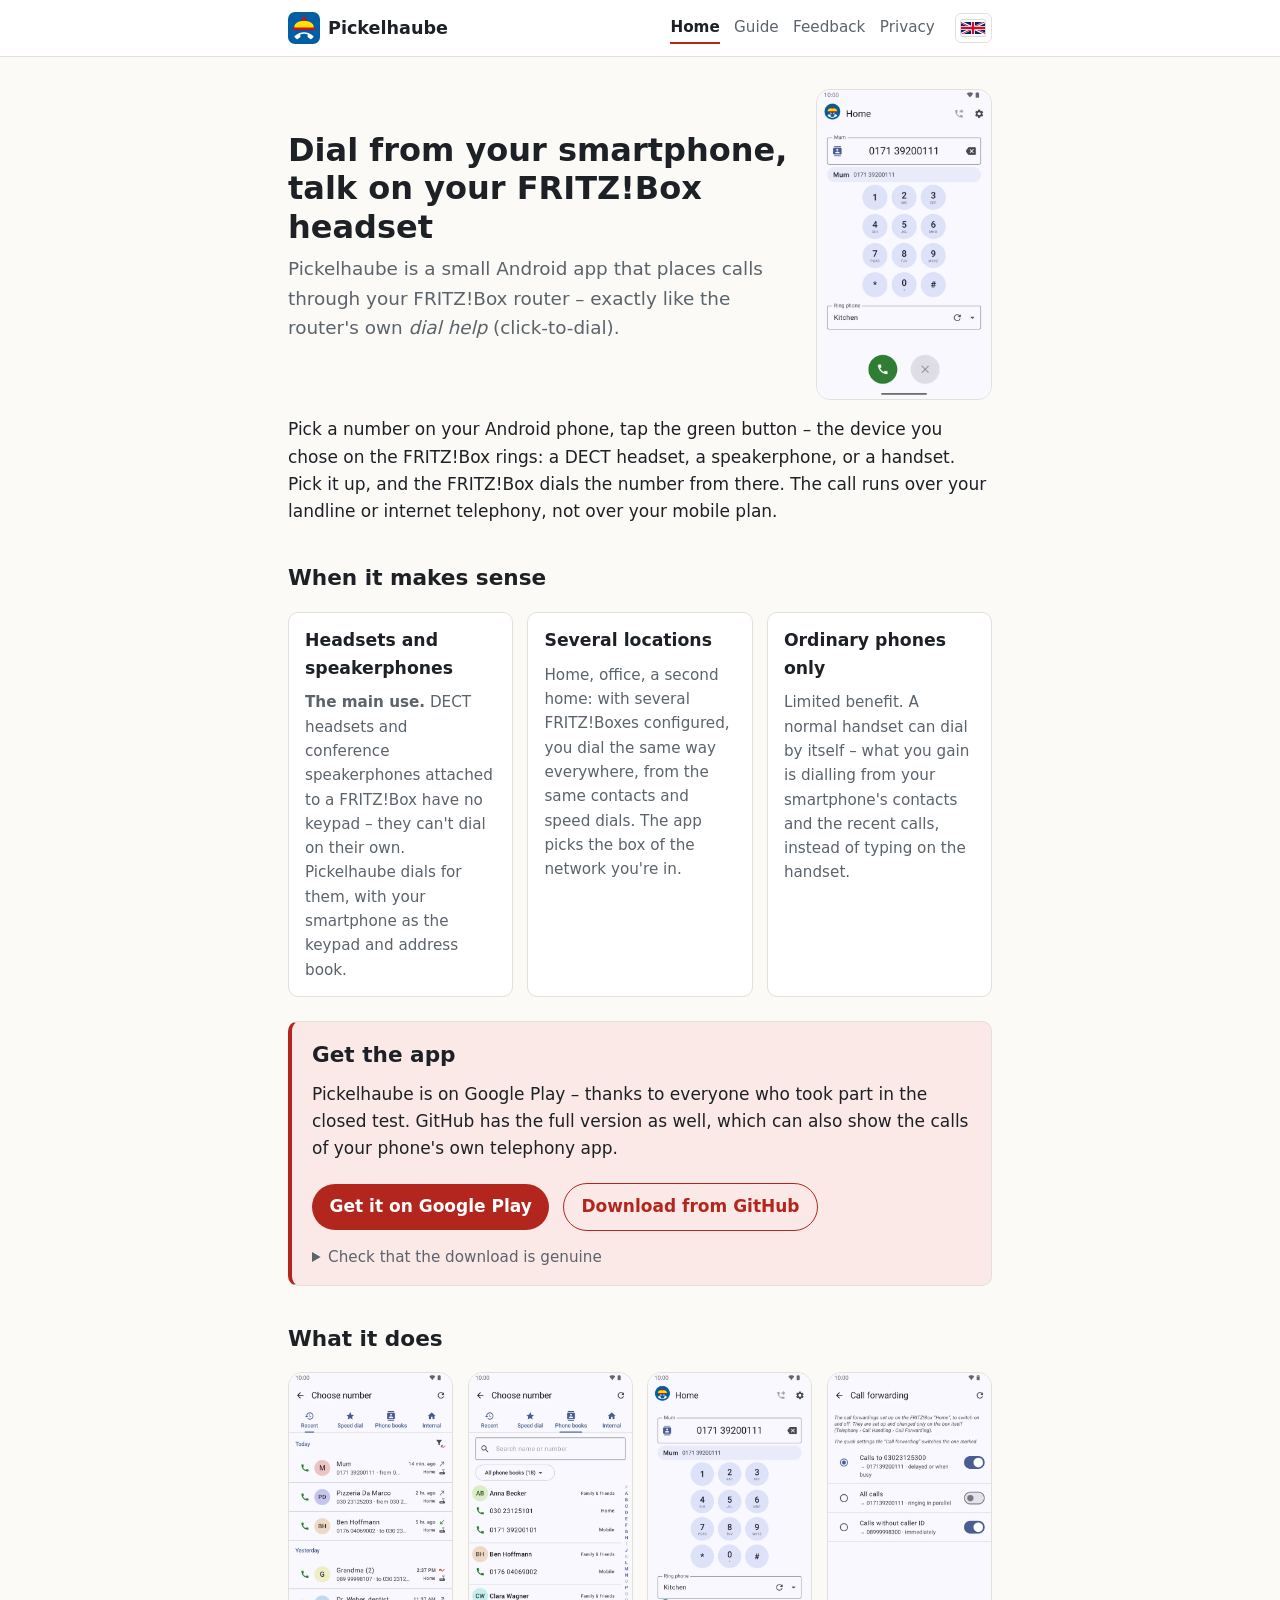
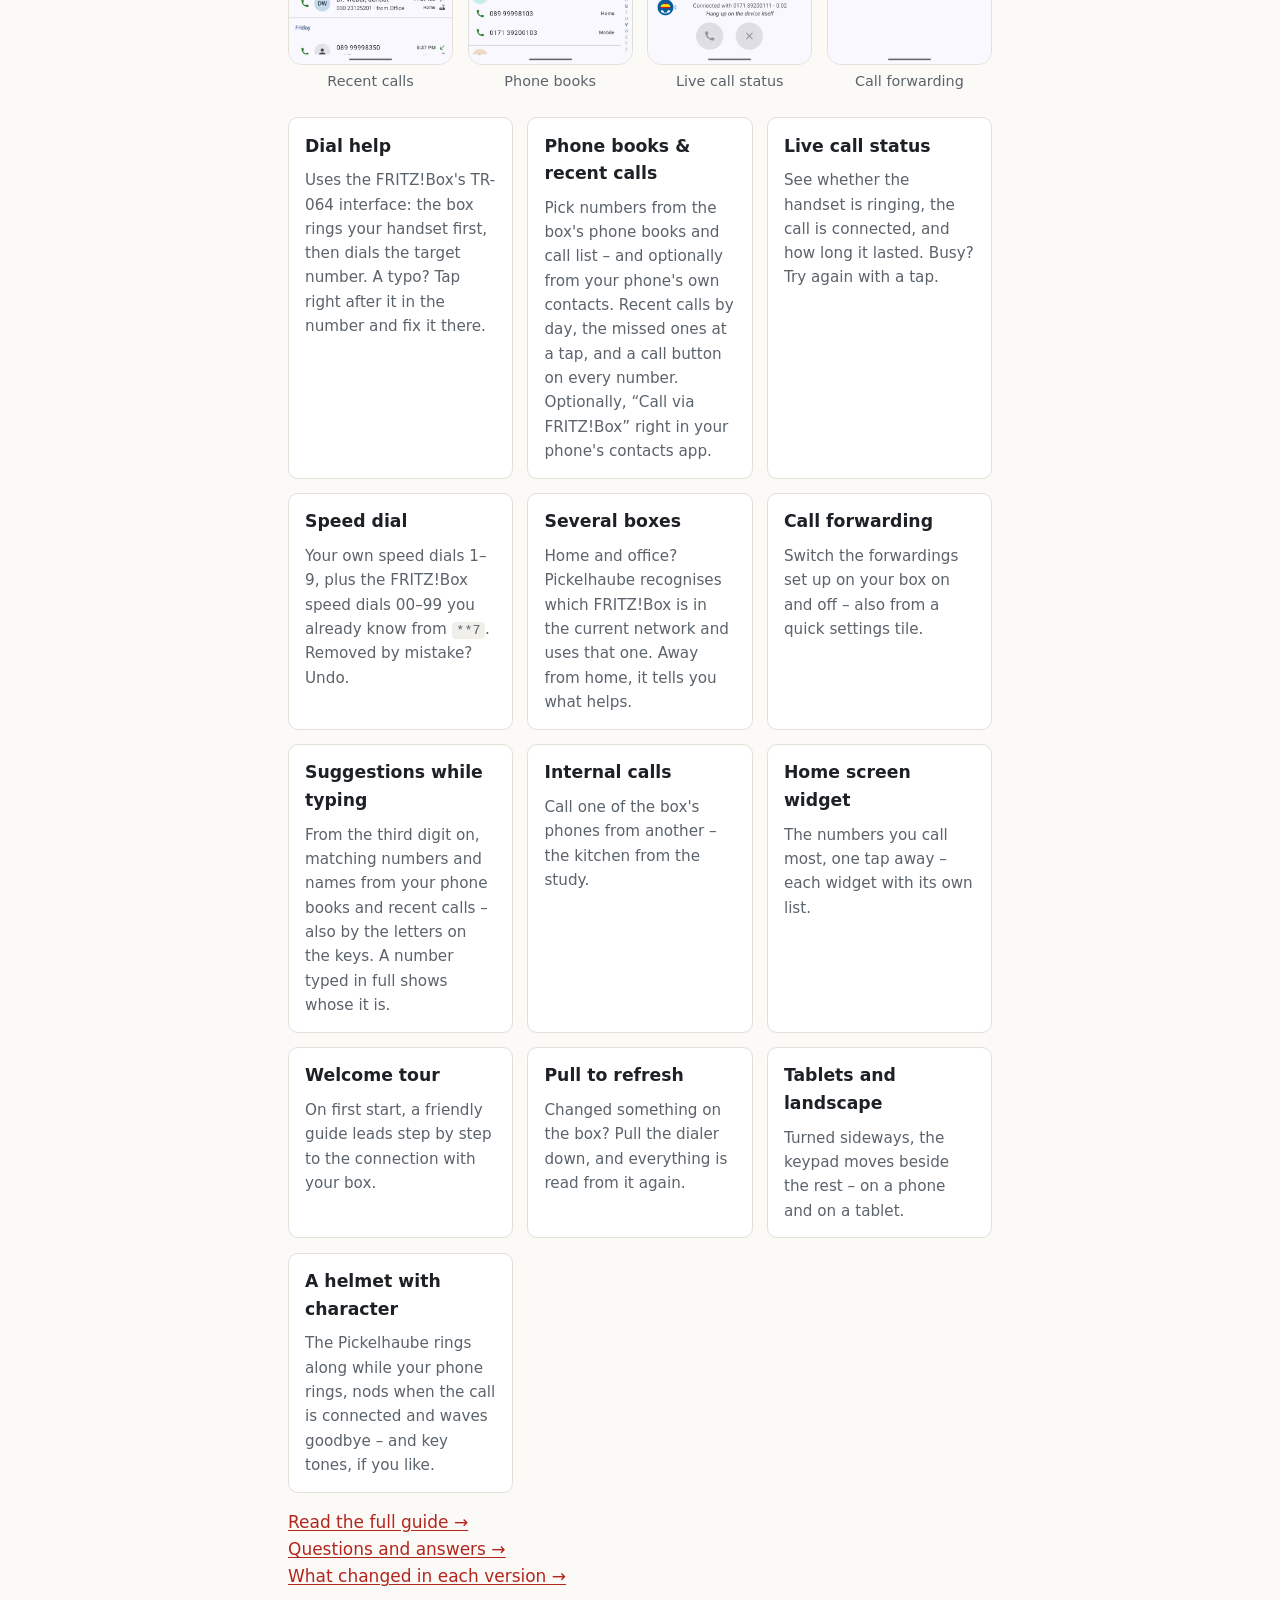
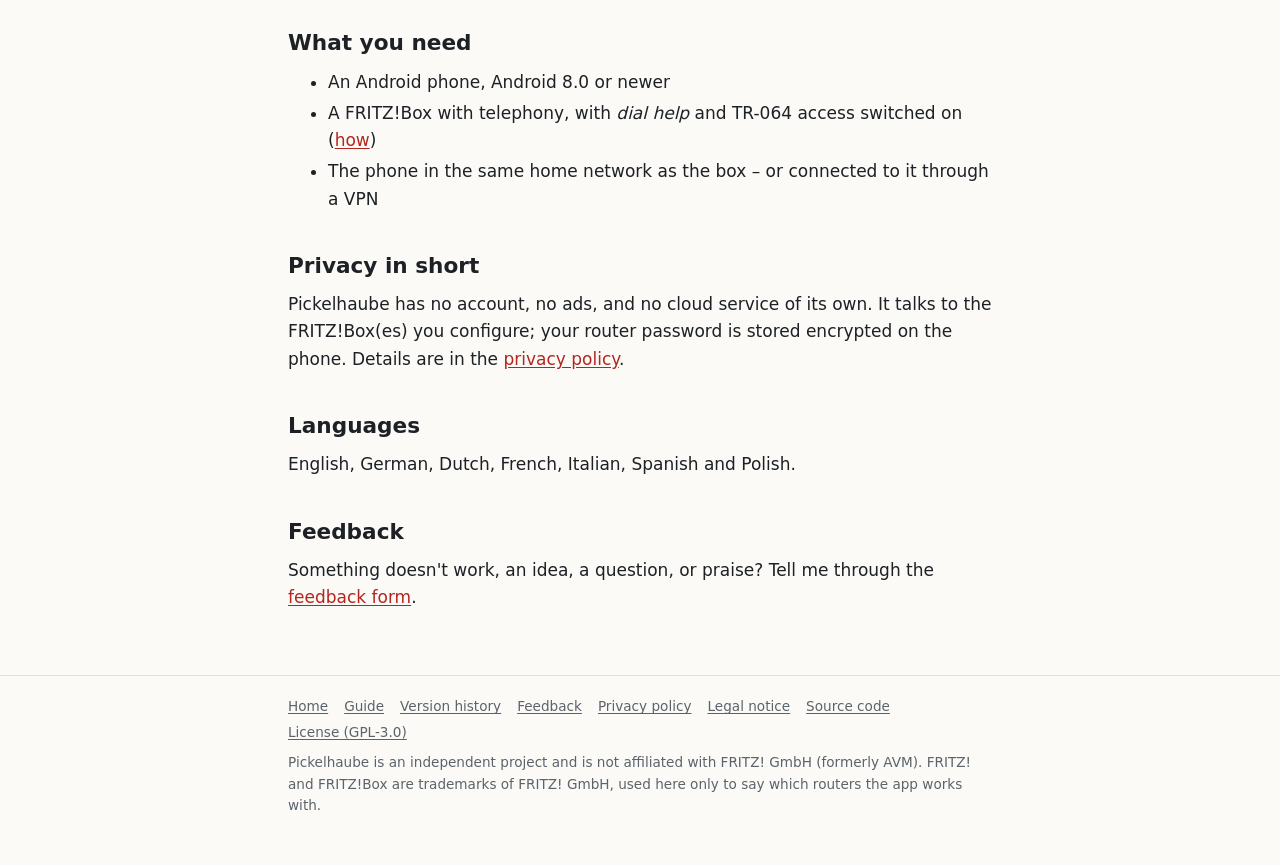
<file: docs/web/index.html>
<!doctype html>
<html lang="en">
<head>
  <meta charset="utf-8">
  <meta name="viewport" content="width=device-width, initial-scale=1">
  <title>Pickelhaube – dial through your FRITZ!Box</title>
  <meta name="description" content="Pickelhaube is an Android dialer that places calls through your FRITZ!Box using its dial help (click-to-dial).">
  <!-- The same page in German; search engines show the one in the reader's language. -->
  <link rel="alternate" hreflang="en" href="https://www.rustygnome.org/pickelhaube/">
  <link rel="alternate" hreflang="de" href="https://www.rustygnome.org/pickelhaube/index.de.html">
  <link rel="alternate" hreflang="x-default" href="https://www.rustygnome.org/pickelhaube/">
  <!-- Link previews (Open Graph): what a forum, messenger or social network shows for a link to this page. -->
  <meta property="og:type" content="website">
  <meta property="og:site_name" content="Pickelhaube">
  <meta property="og:locale" content="en_GB">
  <meta property="og:title" content="Pickelhaube – dial through your FRITZ!Box">
  <meta property="og:description" content="Pickelhaube is an Android dialer that places calls through your FRITZ!Box using its dial help (click-to-dial).">
  <meta property="og:url" content="https://www.rustygnome.org/pickelhaube/">
  <meta property="og:image" content="https://www.rustygnome.org/pickelhaube/preview.png">
  <meta property="og:image:width" content="1024">
  <meta property="og:image:height" content="500">
  <meta property="og:image:alt" content="Pickelhaube: pick the number on your smartphone – your FRITZ!Box phone makes the call.">
  <meta name="twitter:card" content="summary_large_image">
  <!-- Icons: PNG for browsers without SVG icons and for home screens (iOS takes the square apple-touch-icon and rounds it itself); the SVG comes last, so browsers that can use it prefer it. -->
  <link rel="icon" href="favicon-32.png" type="image/png" sizes="32x32">
  <link rel="icon" href="icon-192.png" type="image/png" sizes="192x192">
  <link rel="icon" href="logo.svg" type="image/svg+xml">
  <link rel="apple-touch-icon" href="apple-touch-icon.png">
  <link rel="stylesheet" href="style.css?v=4">
</head>
<body>
<header class="site">
  <div class="wrap">
    <a class="brand" href="./"><img src="logo.svg" alt="">Pickelhaube</a>
    <nav class="main" aria-label="Main">
      <a href="./" aria-current="page">Home</a>
      <a href="guide.html">Guide</a>
      <a href="feedback.html">Feedback</a>
      <a href="privacy-policy.html">Privacy</a>
    </nav>
    <!-- The page in the other language: a flag menu, as in the app's settings (menu.js closes it on a click elsewhere). -->
    <details class="lang">
      <summary aria-label="Language: English" title="Language"><img src="flag-gb.svg" alt="" width="24" height="16"></summary>
      <ul>
          <li><a href="./" lang="en" aria-current="true"><img src="flag-gb.svg" alt="" width="24" height="16">English</a></li>
          <li><a href="index.de.html" lang="de" hreflang="de"><img src="flag-de.svg" alt="" width="24" height="16">Deutsch</a></li>
      </ul>
    </details>
  </div>
</header>

<main class="wrap">
  <section class="hero">
    <div>
      <h1>Dial from your smartphone, talk on your FRITZ!Box headset</h1>
      <p class="lead">Pickelhaube is a small Android app that places calls through your FRITZ!Box router –
        exactly like the router's own <em>dial help</em> (click-to-dial).</p>
    </div>
    <img class="shot" src="screenshot-dialer.webp" width="540" height="960"
      alt="The app's dialer: a number with its name, the keypad, the phone that should ring, and the green call button">
  </section>

  <p>Pick a number on your Android phone, tap the green button – the device you chose on the FRITZ!Box
    rings: a DECT headset, a speakerphone, or a handset. Pick it up, and the FRITZ!Box dials the number from there.
    The call runs over your landline or internet telephony, not over your mobile plan.</p>

  <h2 id="who">When it makes sense</h2>
  <div class="grid">
    <div class="card"><h3>Headsets and speakerphones</h3><p><strong>The main use.</strong> DECT headsets and conference speakerphones attached to a FRITZ!Box have no keypad – they can't dial on their own. Pickelhaube dials for them, with your smartphone as the keypad and address book.</p></div>
    <div class="card"><h3>Several locations</h3><p>Home, office, a second home: with several FRITZ!Boxes configured, you dial the same way everywhere, from the same contacts and speed dials. The app picks the box of the network you're in.</p></div>
    <div class="card"><h3>Ordinary phones only</h3><p>Limited benefit. A normal handset can dial by itself – what you gain is dialling from your smartphone's contacts and the recent calls, instead of typing on the handset.</p></div>
  </div>

  <div class="cta">
    <h2>Get the app</h2>
    <p>Pickelhaube is on Google Play – thanks to everyone who took part in the closed test. GitHub has the
      full version as well, which can also show the calls of your phone's own telephony app.</p>
    <a class="button" href="https://play.google.com/store/apps/details?id=org.rustygnome.pickelhaube">Get it on Google Play</a>
    <a class="button secondary" href="https://github.com/arkascha/pickelhaube/releases/latest">Download from GitHub</a>
    <details class="verify">
      <summary>Check that the download is genuine</summary>
      <p>Every release of Pickelhaube on GitHub is signed with the same certificate. Its SHA-256 fingerprint:</p>
      <p><code class="fingerprint">7D:<wbr>2C:<wbr>1F:<wbr>F9:<wbr>06:<wbr>28:<wbr>64:<wbr>87:<wbr>D2:<wbr>95:<wbr>51:<wbr>D2:<wbr>7D:<wbr>21:<wbr>EA:<wbr>A9:<wbr>D9:<wbr>51:<wbr>73:<wbr>A5:<wbr>0C:<wbr>7F:<wbr>B2:<wbr>0D:<wbr>72:<wbr>49:<wbr>CC:<wbr>8A:<wbr>91:<wbr>DC:<wbr>8B:<wbr>4E</code></p>
      <p>To compare it: on a computer with <code>apksigner verify --print-certs</code> from the Android SDK,
        or on the phone with an app such as AppVerifier. Android checks it as well: an update installs over
        the version you have only if it is signed with the same certificate.</p>
    </details>
  </div>

  <h2>What it does</h2>
  <div class="gallery">
    <figure><img class="shot" src="screenshot-recents.webp" width="540" height="960" loading="lazy"
      alt="Recent calls, grouped by day, each with a call button"><figcaption>Recent calls</figcaption></figure>
    <figure><img class="shot" src="screenshot-phonebooks.webp" width="540" height="960" loading="lazy"
      alt="The FRITZ!Box phone books with a search field and an index by letter"><figcaption>Phone books</figcaption></figure>
    <figure><img class="shot" src="screenshot-call.webp" width="540" height="960" loading="lazy"
      alt="The dialer during a call: connected, with the time running"><figcaption>Live call status</figcaption></figure>
    <figure><img class="shot" src="screenshot-forwarding.webp" width="540" height="960" loading="lazy"
      alt="The box's call forwardings with switches to turn them on and off"><figcaption>Call forwarding</figcaption></figure>
  </div>
  <div class="grid">
    <div class="card"><h3>Dial help</h3><p>Uses the FRITZ!Box's TR-064 interface: the box rings your handset first, then dials the target number. A typo? Tap right after it in the number and fix it there.</p></div>
    <div class="card"><h3>Phone books &amp; recent calls</h3><p>Pick numbers from the box's phone books and call list – and optionally from your phone's own contacts. Recent calls by day, the missed ones at a tap, and a call button on every number. Optionally, “Call via FRITZ!Box” right in your phone's contacts app.</p></div>
    <div class="card"><h3>Live call status</h3><p>See whether the handset is ringing, the call is connected, and how long it lasted. Busy? Try again with a tap.</p></div>
    <div class="card"><h3>Speed dial</h3><p>Your own speed dials 1–9, plus the FRITZ!Box speed dials 00–99 you already know from <code>**7</code>. Removed by mistake? Undo.</p></div>
    <div class="card"><h3>Several boxes</h3><p>Home and office? Pickelhaube recognises which FRITZ!Box is in the current network and uses that one. Away from home, it tells you what helps.</p></div>
    <div class="card"><h3>Call forwarding</h3><p>Switch the forwardings set up on your box on and off – also from a quick settings tile.</p></div>
    <div class="card"><h3>Suggestions while typing</h3><p>From the third digit on, matching numbers and names from your phone books and recent calls – also by the letters on the keys. A number typed in full shows whose it is.</p></div>
    <div class="card"><h3>Internal calls</h3><p>Call one of the box's phones from another – the kitchen from the study.</p></div>
    <div class="card"><h3>Home screen widget</h3><p>The numbers you call most, one tap away – each widget with its own list.</p></div>
    <div class="card"><h3>Welcome tour</h3><p>On first start, a friendly guide leads step by step to the connection with your box.</p></div>
    <div class="card"><h3>Pull to refresh</h3><p>Changed something on the box? Pull the dialer down, and everything is read from it again.</p></div>
    <div class="card"><h3>Tablets and landscape</h3><p>Turned sideways, the keypad moves beside the rest – on a phone and on a tablet.</p></div>
    <div class="card"><h3>A helmet with character</h3><p>The Pickelhaube rings along while your phone rings, nods when the call is connected and waves goodbye – and key tones, if you like.</p></div>
  </div>
  <p><a href="guide.html">Read the full guide →</a><br>
    <a href="guide.html#faq">Questions and answers →</a><br>
    <a href="changes.html">What changed in each version →</a></p>

  <h2>What you need</h2>
  <ul>
    <li>An Android phone, Android 8.0 or newer</li>
    <li>A FRITZ!Box with telephony, with <em>dial help</em> and TR-064 access switched on (<a href="guide.html#prepare">how</a>)</li>
    <li>The phone in the same home network as the box – or connected to it through a VPN</li>
  </ul>

  <h2>Privacy in short</h2>
  <p>Pickelhaube has no account, no ads, and no cloud service of its own. It talks to the FRITZ!Box(es)
    you configure; your router password is stored encrypted on the phone. Details are in the
    <a href="privacy-policy.html">privacy policy</a>.</p>

  <h2>Languages</h2>
  <p>English, German, Dutch, French, Italian, Spanish and Polish.</p>

  <h2>Feedback</h2>
  <p>Something doesn't work, an idea, a question, or praise? Tell me through the <a href="feedback.html">feedback form</a>.</p>
</main>

<footer class="site">
  <div class="wrap">
    <nav aria-label="Footer">
      <a href="./">Home</a>
      <a href="guide.html">Guide</a>
      <a href="changes.html">Version history</a>
      <a href="feedback.html">Feedback</a>
      <a href="privacy-policy.html">Privacy policy</a>
      <a href="legal-notice.html">Legal notice</a>
      <a href="https://github.com/arkascha/pickelhaube">Source code</a>
      <a href="https://github.com/arkascha/pickelhaube/blob/main/LICENSE">License (GPL-3.0)</a>
    </nav>
    <p>Pickelhaube is an independent project and is not affiliated with FRITZ! GmbH (formerly AVM).
      FRITZ! and FRITZ!Box are trademarks of FRITZ! GmbH, used here only to say which routers the app works with.</p>
  </div>
</footer>
<script src="menu.js?v=3" defer></script>
</body>
</html>
</file>
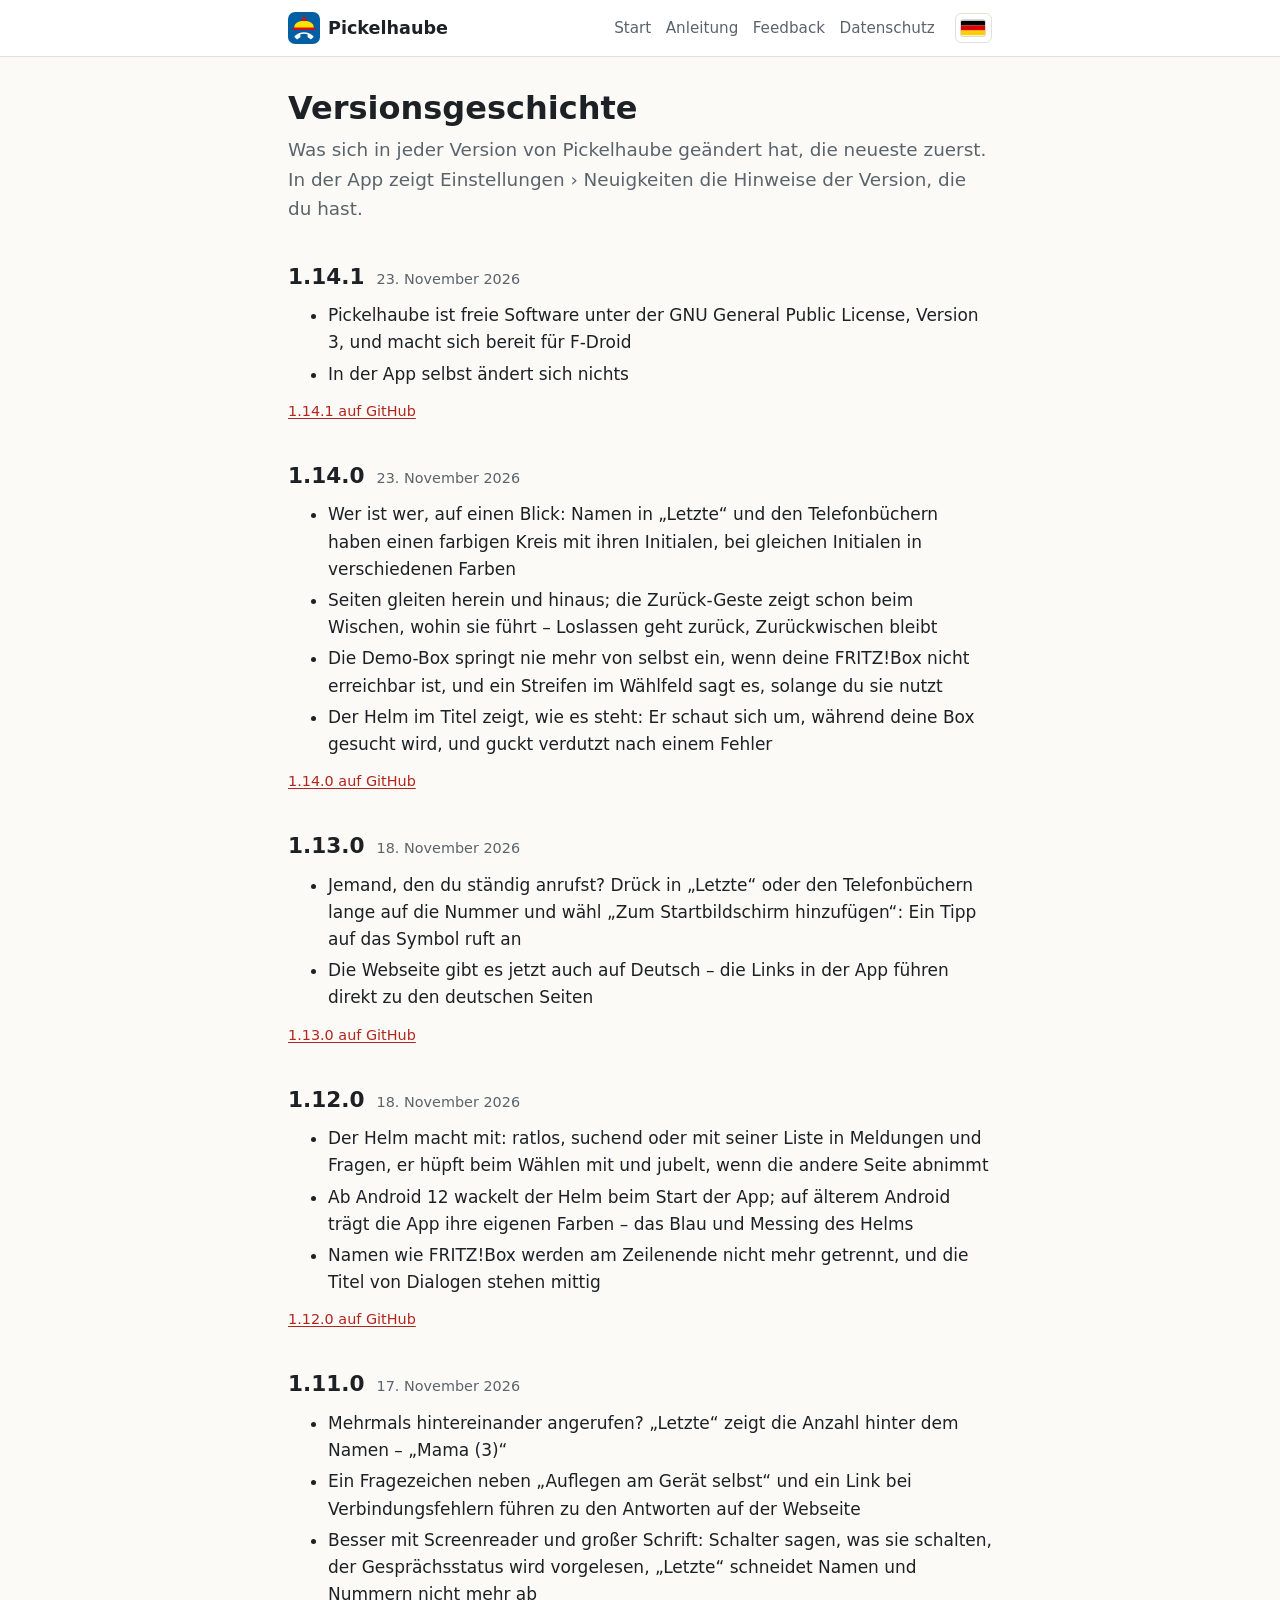
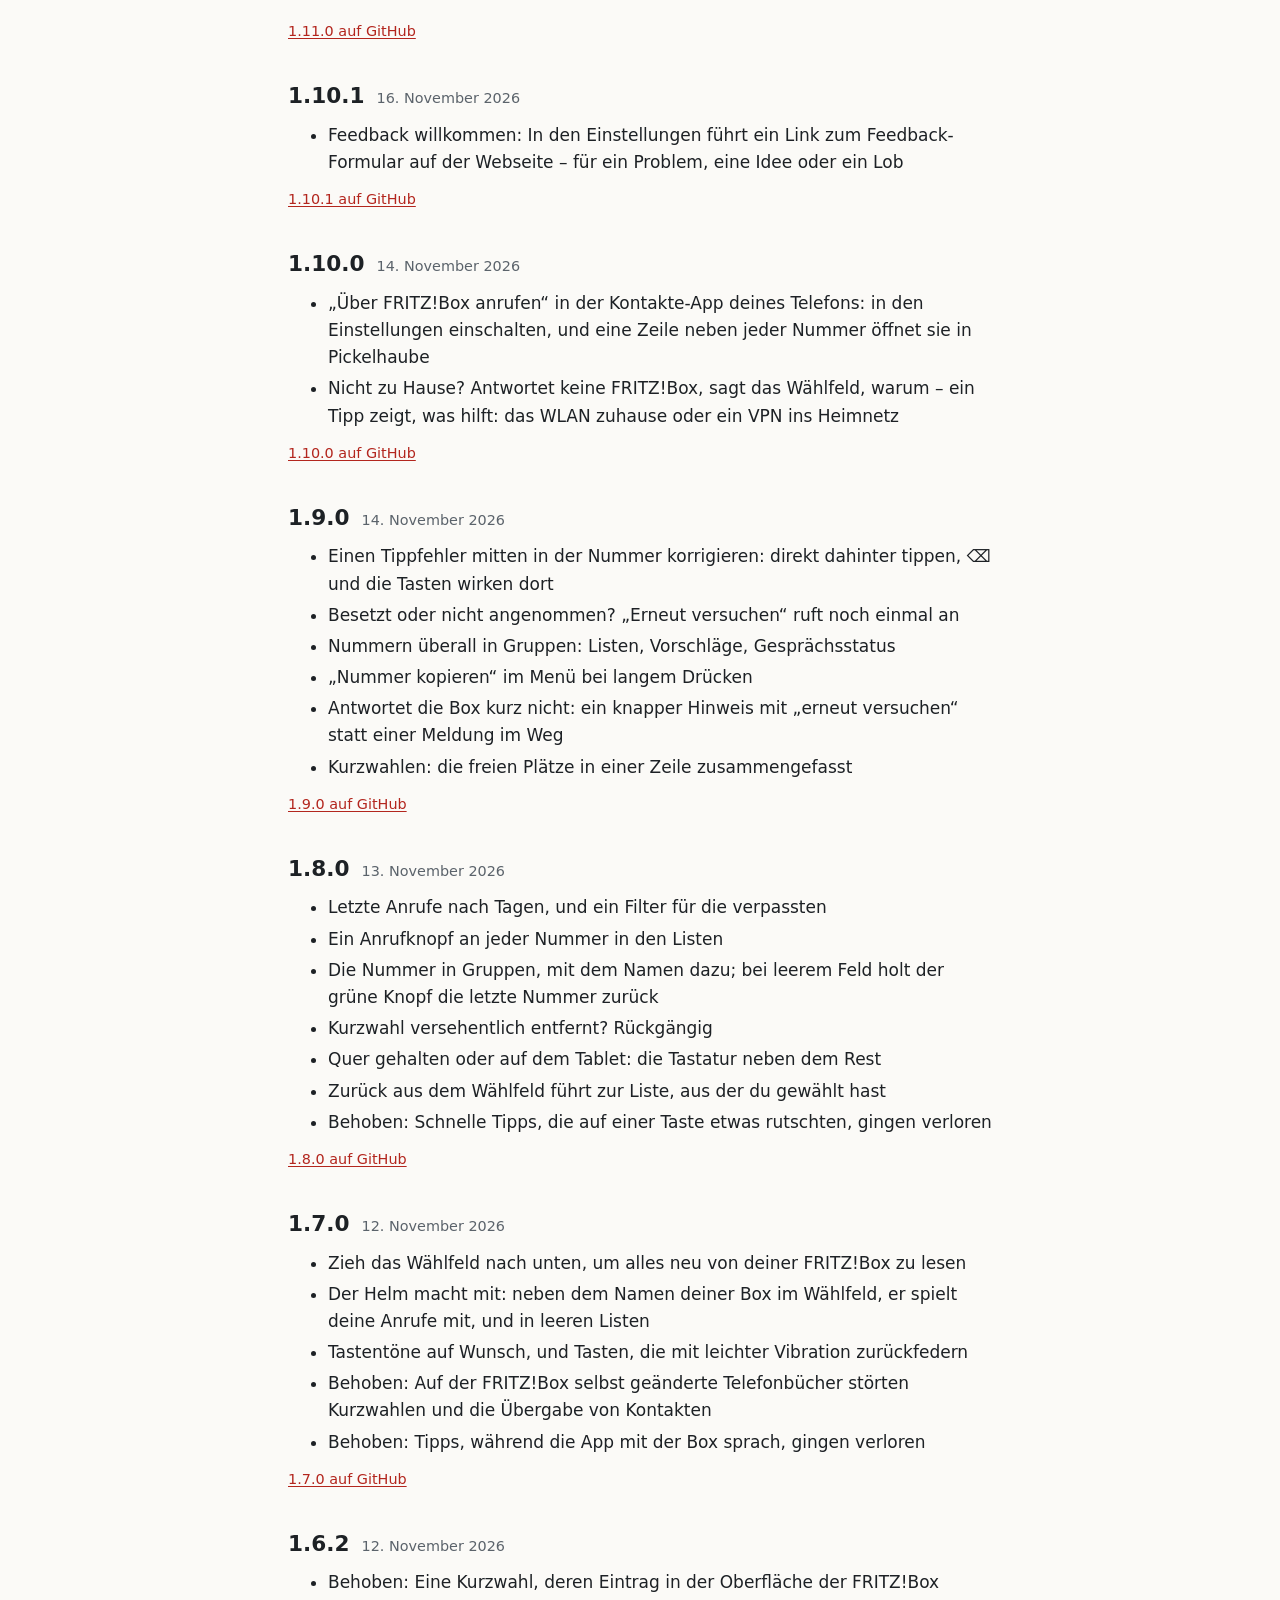
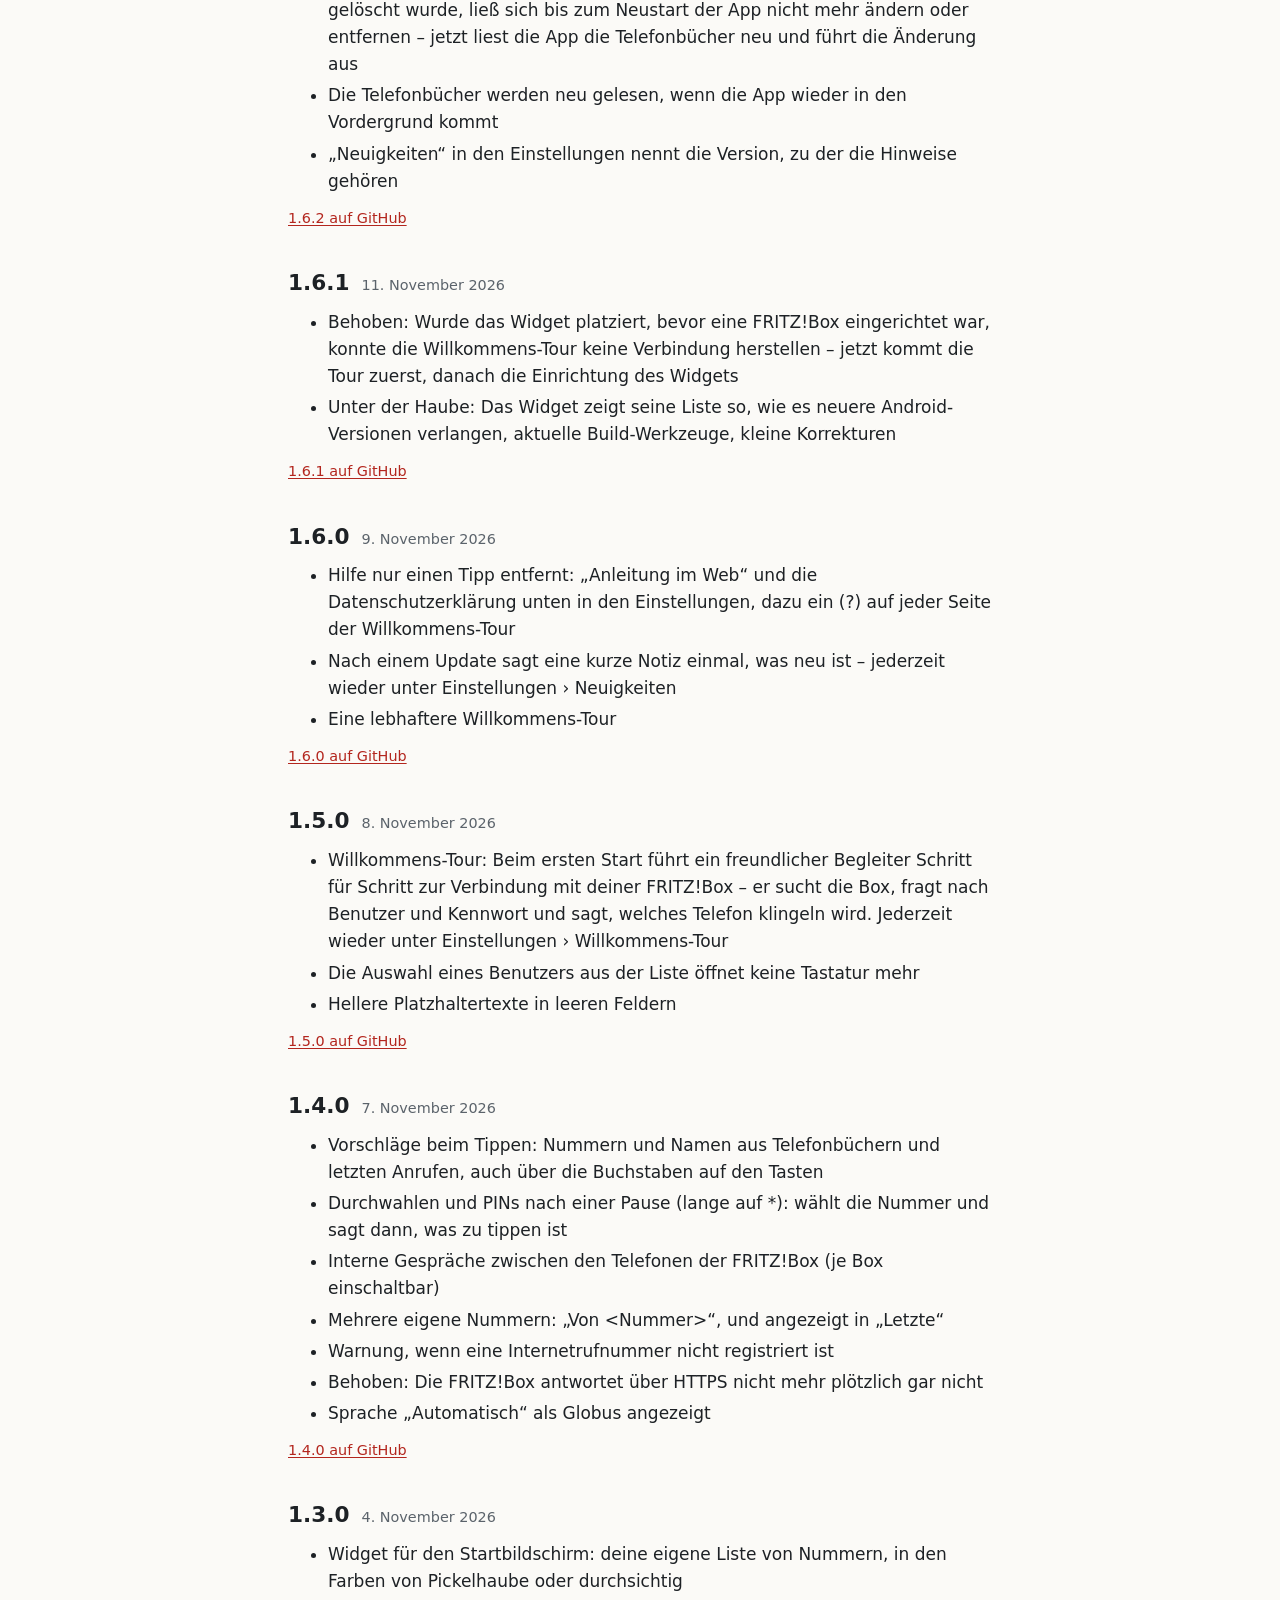
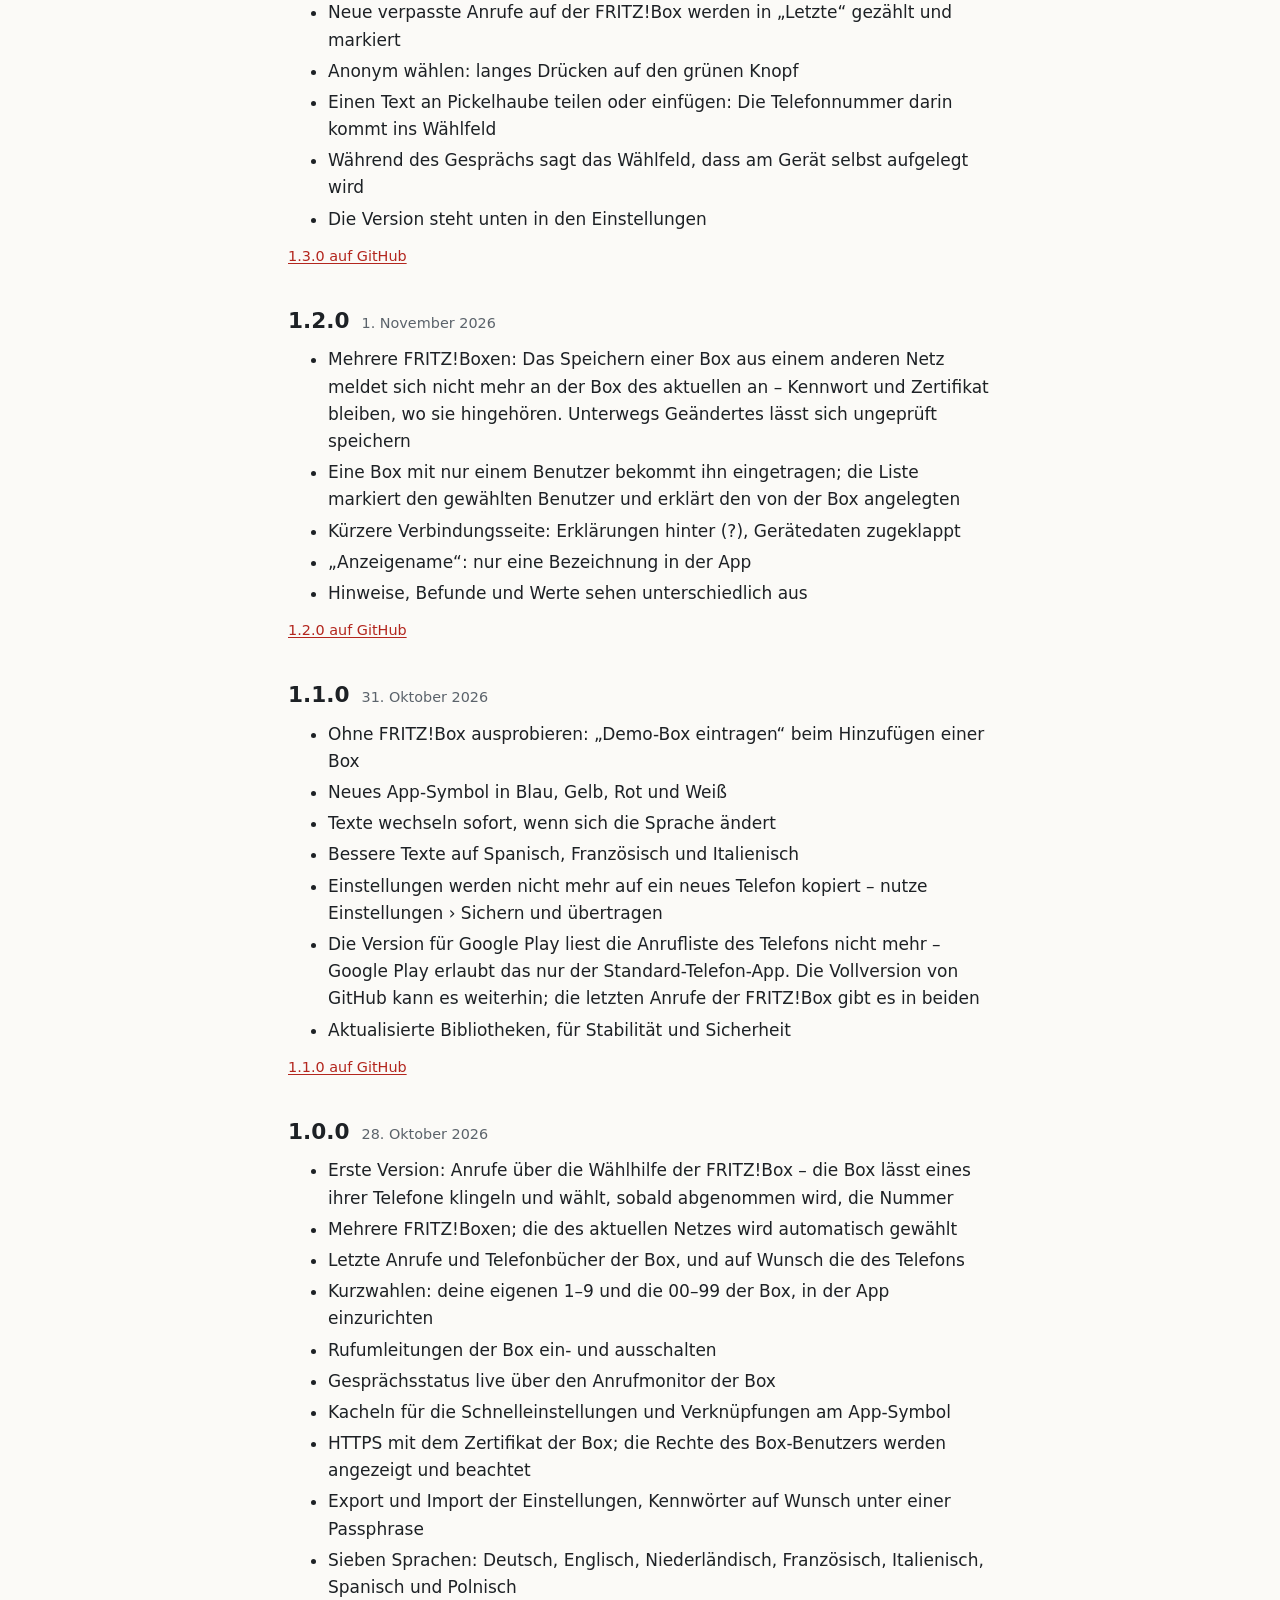
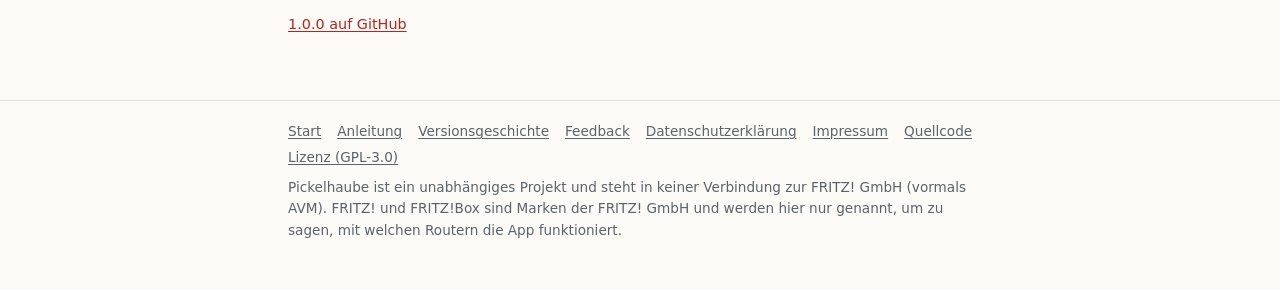
<file: docs/web/changes.de.html>
<!doctype html>
<html lang="de">
<head>
  <meta charset="utf-8">
  <meta name="viewport" content="width=device-width, initial-scale=1">
  <title>Versionsgeschichte – Pickelhaube</title>
  <meta name="description" content="Was sich in jeder Version von Pickelhaube geändert hat, der Android-App, die über deine FRITZ!Box wählt.">
  <!-- The same page in English; search engines show the one in the reader's language. -->
  <link rel="alternate" hreflang="en" href="https://www.rustygnome.org/pickelhaube/changes.html">
  <link rel="alternate" hreflang="de" href="https://www.rustygnome.org/pickelhaube/changes.de.html">
  <link rel="alternate" hreflang="x-default" href="https://www.rustygnome.org/pickelhaube/changes.html">
  <!-- Link previews (Open Graph): what a forum, messenger or social network shows for a link to this page. -->
  <meta property="og:type" content="website">
  <meta property="og:site_name" content="Pickelhaube">
  <meta property="og:locale" content="de_DE">
  <meta property="og:title" content="Versionsgeschichte – Pickelhaube">
  <meta property="og:description" content="Was sich in jeder Version von Pickelhaube geändert hat, der Android-App, die über deine FRITZ!Box wählt.">
  <meta property="og:url" content="https://www.rustygnome.org/pickelhaube/changes.de.html">
  <meta property="og:image" content="https://www.rustygnome.org/pickelhaube/preview.png">
  <meta property="og:image:width" content="1024">
  <meta property="og:image:height" content="500">
  <meta property="og:image:alt" content="Pickelhaube: Nummer auf dem Smartphone auswählen – dein FRITZ!Box-Telefon ruft an.">
  <meta name="twitter:card" content="summary_large_image">
  <!-- Icons: PNG for browsers without SVG icons and for home screens (iOS takes the square apple-touch-icon and rounds it itself); the SVG comes last, so browsers that can use it prefer it. -->
  <link rel="icon" href="favicon-32.png" type="image/png" sizes="32x32">
  <link rel="icon" href="icon-192.png" type="image/png" sizes="192x192">
  <link rel="icon" href="logo.svg" type="image/svg+xml">
  <link rel="apple-touch-icon" href="apple-touch-icon.png">
  <link rel="stylesheet" href="style.css?v=4">
</head>
<body>
<header class="site">
  <div class="wrap">
    <a class="brand" href="index.de.html"><img src="logo.svg" alt="">Pickelhaube</a>
    <nav class="main" aria-label="Hauptmenü">
      <a href="index.de.html">Start</a>
      <a href="guide.de.html">Anleitung</a>
      <a href="feedback.de.html">Feedback</a>
      <a href="privacy-policy.de.html">Datenschutz</a>
    </nav>
    <!-- The page in the other language: a flag menu, as in the app's settings (menu.js closes it on a click elsewhere). -->
    <details class="lang">
      <summary aria-label="Sprache: Deutsch" title="Sprache"><img src="flag-de.svg" alt="" width="24" height="16"></summary>
      <ul>
          <li><a href="changes.html" lang="en" hreflang="en"><img src="flag-gb.svg" alt="" width="24" height="16">English</a></li>
          <li><a href="changes.de.html" lang="de" aria-current="true"><img src="flag-de.svg" alt="" width="24" height="16">Deutsch</a></li>
      </ul>
    </details>
  </div>
</header>

<main class="wrap">
  <h1>Versionsgeschichte</h1>
  <p class="lead">Was sich in jeder Version von Pickelhaube geändert hat, die neueste zuerst. In der App
    zeigt Einstellungen › Neuigkeiten die Hinweise der Version, die du hast.</p>

  <section class="release" id="v1.14.1">
    <h2>1.14.1 <span class="date">23. November 2026</span></h2>
    <ul>
      <li>Pickelhaube ist freie Software unter der GNU General Public License, Version 3, und macht sich bereit für F-Droid</li>
      <li>In der App selbst ändert sich nichts</li>
    </ul>
    <p class="release-link"><a href="https://github.com/arkascha/pickelhaube/releases/tag/v1.14.1">1.14.1 auf GitHub</a></p>
  </section>

  <section class="release" id="v1.14.0">
    <h2>1.14.0 <span class="date">23. November 2026</span></h2>
    <ul>
      <li>Wer ist wer, auf einen Blick: Namen in „Letzte“ und den Telefonbüchern haben einen farbigen Kreis mit ihren Initialen, bei gleichen Initialen in verschiedenen Farben</li>
      <li>Seiten gleiten herein und hinaus; die Zurück-Geste zeigt schon beim Wischen, wohin sie führt – Loslassen geht zurück, Zurückwischen bleibt</li>
      <li>Die Demo-Box springt nie mehr von selbst ein, wenn deine FRITZ!Box nicht erreichbar ist, und ein Streifen im Wählfeld sagt es, solange du sie nutzt</li>
      <li>Der Helm im Titel zeigt, wie es steht: Er schaut sich um, während deine Box gesucht wird, und guckt verdutzt nach einem Fehler</li>
    </ul>
    <p class="release-link"><a href="https://github.com/arkascha/pickelhaube/releases/tag/v1.14.0">1.14.0 auf GitHub</a></p>
  </section>

  <section class="release" id="v1.13.0">
    <h2>1.13.0 <span class="date">18. November 2026</span></h2>
    <ul>
      <li>Jemand, den du ständig anrufst? Drück in „Letzte“ oder den Telefonbüchern lange auf die Nummer und wähl „Zum Startbildschirm hinzufügen“: Ein Tipp auf das Symbol ruft an</li>
      <li>Die Webseite gibt es jetzt auch auf Deutsch – die Links in der App führen direkt zu den deutschen Seiten</li>
    </ul>
    <p class="release-link"><a href="https://github.com/arkascha/pickelhaube/releases/tag/v1.13.0">1.13.0 auf GitHub</a></p>
  </section>

  <section class="release" id="v1.12.0">
    <h2>1.12.0 <span class="date">18. November 2026</span></h2>
    <ul>
      <li>Der Helm macht mit: ratlos, suchend oder mit seiner Liste in Meldungen und Fragen, er hüpft beim Wählen mit und jubelt, wenn die andere Seite abnimmt</li>
      <li>Ab Android 12 wackelt der Helm beim Start der App; auf älterem Android trägt die App ihre eigenen Farben – das Blau und Messing des Helms</li>
      <li>Namen wie FRITZ!Box werden am Zeilenende nicht mehr getrennt, und die Titel von Dialogen stehen mittig</li>
    </ul>
    <p class="release-link"><a href="https://github.com/arkascha/pickelhaube/releases/tag/v1.12.0">1.12.0 auf GitHub</a></p>
  </section>

  <section class="release" id="v1.11.0">
    <h2>1.11.0 <span class="date">17. November 2026</span></h2>
    <ul>
      <li>Mehrmals hintereinander angerufen? „Letzte“ zeigt die Anzahl hinter dem Namen – „Mama (3)“</li>
      <li>Ein Fragezeichen neben „Auflegen am Gerät selbst“ und ein Link bei Verbindungsfehlern führen zu den Antworten auf der Webseite</li>
      <li>Besser mit Screenreader und großer Schrift: Schalter sagen, was sie schalten, der Gesprächsstatus wird vorgelesen, „Letzte“ schneidet Namen und Nummern nicht mehr ab</li>
    </ul>
    <p class="release-link"><a href="https://github.com/arkascha/pickelhaube/releases/tag/v1.11.0">1.11.0 auf GitHub</a></p>
  </section>

  <section class="release" id="v1.10.1">
    <h2>1.10.1 <span class="date">16. November 2026</span></h2>
    <ul>
      <li>Feedback willkommen: In den Einstellungen führt ein Link zum Feedback-Formular auf der Webseite – für ein Problem, eine Idee oder ein Lob</li>
    </ul>
    <p class="release-link"><a href="https://github.com/arkascha/pickelhaube/releases/tag/v1.10.1">1.10.1 auf GitHub</a></p>
  </section>

  <section class="release" id="v1.10.0">
    <h2>1.10.0 <span class="date">14. November 2026</span></h2>
    <ul>
      <li>„Über FRITZ!Box anrufen“ in der Kontakte-App deines Telefons: in den Einstellungen einschalten, und eine Zeile neben jeder Nummer öffnet sie in Pickelhaube</li>
      <li>Nicht zu Hause? Antwortet keine FRITZ!Box, sagt das Wählfeld, warum – ein Tipp zeigt, was hilft: das WLAN zuhause oder ein VPN ins Heimnetz</li>
    </ul>
    <p class="release-link"><a href="https://github.com/arkascha/pickelhaube/releases/tag/v1.10.0">1.10.0 auf GitHub</a></p>
  </section>

  <section class="release" id="v1.9.0">
    <h2>1.9.0 <span class="date">14. November 2026</span></h2>
    <ul>
      <li>Einen Tippfehler mitten in der Nummer korrigieren: direkt dahinter tippen, ⌫ und die Tasten wirken dort</li>
      <li>Besetzt oder nicht angenommen? „Erneut versuchen“ ruft noch einmal an</li>
      <li>Nummern überall in Gruppen: Listen, Vorschläge, Gesprächsstatus</li>
      <li>„Nummer kopieren“ im Menü bei langem Drücken</li>
      <li>Antwortet die Box kurz nicht: ein knapper Hinweis mit „erneut versuchen“ statt einer Meldung im Weg</li>
      <li>Kurzwahlen: die freien Plätze in einer Zeile zusammengefasst</li>
    </ul>
    <p class="release-link"><a href="https://github.com/arkascha/pickelhaube/releases/tag/v1.9.0">1.9.0 auf GitHub</a></p>
  </section>

  <section class="release" id="v1.8.0">
    <h2>1.8.0 <span class="date">13. November 2026</span></h2>
    <ul>
      <li>Letzte Anrufe nach Tagen, und ein Filter für die verpassten</li>
      <li>Ein Anrufknopf an jeder Nummer in den Listen</li>
      <li>Die Nummer in Gruppen, mit dem Namen dazu; bei leerem Feld holt der grüne Knopf die letzte Nummer zurück</li>
      <li>Kurzwahl versehentlich entfernt? Rückgängig</li>
      <li>Quer gehalten oder auf dem Tablet: die Tastatur neben dem Rest</li>
      <li>Zurück aus dem Wählfeld führt zur Liste, aus der du gewählt hast</li>
      <li>Behoben: Schnelle Tipps, die auf einer Taste etwas rutschten, gingen verloren</li>
    </ul>
    <p class="release-link"><a href="https://github.com/arkascha/pickelhaube/releases/tag/v1.8.0">1.8.0 auf GitHub</a></p>
  </section>

  <section class="release" id="v1.7.0">
    <h2>1.7.0 <span class="date">12. November 2026</span></h2>
    <ul>
      <li>Zieh das Wählfeld nach unten, um alles neu von deiner FRITZ!Box zu lesen</li>
      <li>Der Helm macht mit: neben dem Namen deiner Box im Wählfeld, er spielt deine Anrufe mit, und in leeren Listen</li>
      <li>Tastentöne auf Wunsch, und Tasten, die mit leichter Vibration zurückfedern</li>
      <li>Behoben: Auf der FRITZ!Box selbst geänderte Telefonbücher störten Kurzwahlen und die Übergabe von Kontakten</li>
      <li>Behoben: Tipps, während die App mit der Box sprach, gingen verloren</li>
    </ul>
    <p class="release-link"><a href="https://github.com/arkascha/pickelhaube/releases/tag/v1.7.0">1.7.0 auf GitHub</a></p>
  </section>

  <section class="release" id="v1.6.2">
    <h2>1.6.2 <span class="date">12. November 2026</span></h2>
    <ul>
      <li>Behoben: Eine Kurzwahl, deren Eintrag in der Oberfläche der FRITZ!Box gelöscht wurde, ließ sich bis zum Neustart der App nicht mehr ändern oder entfernen – jetzt liest die App die Telefonbücher neu und führt die Änderung aus</li>
      <li>Die Telefonbücher werden neu gelesen, wenn die App wieder in den Vordergrund kommt</li>
      <li>„Neuigkeiten“ in den Einstellungen nennt die Version, zu der die Hinweise gehören</li>
    </ul>
    <p class="release-link"><a href="https://github.com/arkascha/pickelhaube/releases/tag/v1.6.2">1.6.2 auf GitHub</a></p>
  </section>

  <section class="release" id="v1.6.1">
    <h2>1.6.1 <span class="date">11. November 2026</span></h2>
    <ul>
      <li>Behoben: Wurde das Widget platziert, bevor eine FRITZ!Box eingerichtet war, konnte die Willkommens-Tour keine Verbindung herstellen – jetzt kommt die Tour zuerst, danach die Einrichtung des Widgets</li>
      <li>Unter der Haube: Das Widget zeigt seine Liste so, wie es neuere Android-Versionen verlangen, aktuelle Build-Werkzeuge, kleine Korrekturen</li>
    </ul>
    <p class="release-link"><a href="https://github.com/arkascha/pickelhaube/releases/tag/v1.6.1">1.6.1 auf GitHub</a></p>
  </section>

  <section class="release" id="v1.6.0">
    <h2>1.6.0 <span class="date">9. November 2026</span></h2>
    <ul>
      <li>Hilfe nur einen Tipp entfernt: „Anleitung im Web“ und die Datenschutzerklärung unten in den Einstellungen, dazu ein (?) auf jeder Seite der Willkommens-Tour</li>
      <li>Nach einem Update sagt eine kurze Notiz einmal, was neu ist – jederzeit wieder unter Einstellungen › Neuigkeiten</li>
      <li>Eine lebhaftere Willkommens-Tour</li>
    </ul>
    <p class="release-link"><a href="https://github.com/arkascha/pickelhaube/releases/tag/v1.6.0">1.6.0 auf GitHub</a></p>
  </section>

  <section class="release" id="v1.5.0">
    <h2>1.5.0 <span class="date">8. November 2026</span></h2>
    <ul>
      <li>Willkommens-Tour: Beim ersten Start führt ein freundlicher Begleiter Schritt für Schritt zur Verbindung mit deiner FRITZ!Box – er sucht die Box, fragt nach Benutzer und Kennwort und sagt, welches Telefon klingeln wird. Jederzeit wieder unter Einstellungen › Willkommens-Tour</li>
      <li>Die Auswahl eines Benutzers aus der Liste öffnet keine Tastatur mehr</li>
      <li>Hellere Platzhaltertexte in leeren Feldern</li>
    </ul>
    <p class="release-link"><a href="https://github.com/arkascha/pickelhaube/releases/tag/v1.5.0">1.5.0 auf GitHub</a></p>
  </section>

  <section class="release" id="v1.4.0">
    <h2>1.4.0 <span class="date">7. November 2026</span></h2>
    <ul>
      <li>Vorschläge beim Tippen: Nummern und Namen aus Telefonbüchern und letzten Anrufen, auch über die Buchstaben auf den Tasten</li>
      <li>Durchwahlen und PINs nach einer Pause (lange auf *): wählt die Nummer und sagt dann, was zu tippen ist</li>
      <li>Interne Gespräche zwischen den Telefonen der FRITZ!Box (je Box einschaltbar)</li>
      <li>Mehrere eigene Nummern: „Von &lt;Nummer&gt;“, und angezeigt in „Letzte“</li>
      <li>Warnung, wenn eine Internetrufnummer nicht registriert ist</li>
      <li>Behoben: Die FRITZ!Box antwortet über HTTPS nicht mehr plötzlich gar nicht</li>
      <li>Sprache „Automatisch“ als Globus angezeigt</li>
    </ul>
    <p class="release-link"><a href="https://github.com/arkascha/pickelhaube/releases/tag/v1.4.0">1.4.0 auf GitHub</a></p>
  </section>

  <section class="release" id="v1.3.0">
    <h2>1.3.0 <span class="date">4. November 2026</span></h2>
    <ul>
      <li>Widget für den Startbildschirm: deine eigene Liste von Nummern, in den Farben von Pickelhaube oder durchsichtig</li>
      <li>Neue verpasste Anrufe auf der FRITZ!Box werden in „Letzte“ gezählt und markiert</li>
      <li>Anonym wählen: langes Drücken auf den grünen Knopf</li>
      <li>Einen Text an Pickelhaube teilen oder einfügen: Die Telefonnummer darin kommt ins Wählfeld</li>
      <li>Während des Gesprächs sagt das Wählfeld, dass am Gerät selbst aufgelegt wird</li>
      <li>Die Version steht unten in den Einstellungen</li>
    </ul>
    <p class="release-link"><a href="https://github.com/arkascha/pickelhaube/releases/tag/v1.3.0">1.3.0 auf GitHub</a></p>
  </section>

  <section class="release" id="v1.2.0">
    <h2>1.2.0 <span class="date">1. November 2026</span></h2>
    <ul>
      <li>Mehrere FRITZ!Boxen: Das Speichern einer Box aus einem anderen Netz meldet sich nicht mehr an der Box des aktuellen an – Kennwort und Zertifikat bleiben, wo sie hingehören. Unterwegs Geändertes lässt sich ungeprüft speichern</li>
      <li>Eine Box mit nur einem Benutzer bekommt ihn eingetragen; die Liste markiert den gewählten Benutzer und erklärt den von der Box angelegten</li>
      <li>Kürzere Verbindungsseite: Erklärungen hinter (?), Gerätedaten zugeklappt</li>
      <li>„Anzeigename“: nur eine Bezeichnung in der App</li>
      <li>Hinweise, Befunde und Werte sehen unterschiedlich aus</li>
    </ul>
    <p class="release-link"><a href="https://github.com/arkascha/pickelhaube/releases/tag/v1.2.0">1.2.0 auf GitHub</a></p>
  </section>

  <section class="release" id="v1.1.0">
    <h2>1.1.0 <span class="date">31. Oktober 2026</span></h2>
    <ul>
      <li>Ohne FRITZ!Box ausprobieren: „Demo-Box eintragen“ beim Hinzufügen einer Box</li>
      <li>Neues App-Symbol in Blau, Gelb, Rot und Weiß</li>
      <li>Texte wechseln sofort, wenn sich die Sprache ändert</li>
      <li>Bessere Texte auf Spanisch, Französisch und Italienisch</li>
      <li>Einstellungen werden nicht mehr auf ein neues Telefon kopiert – nutze Einstellungen › Sichern und übertragen</li>
      <li>Die Version für Google Play liest die Anrufliste des Telefons nicht mehr – Google Play erlaubt das nur der Standard-Telefon-App. Die Vollversion von GitHub kann es weiterhin; die letzten Anrufe der FRITZ!Box gibt es in beiden</li>
      <li>Aktualisierte Bibliotheken, für Stabilität und Sicherheit</li>
    </ul>
    <p class="release-link"><a href="https://github.com/arkascha/pickelhaube/releases/tag/v1.1.0">1.1.0 auf GitHub</a></p>
  </section>

  <section class="release" id="v1.0.0">
    <h2>1.0.0 <span class="date">28. Oktober 2026</span></h2>
    <ul>
      <li>Erste Version: Anrufe über die Wählhilfe der FRITZ!Box – die Box lässt eines ihrer Telefone klingeln und wählt, sobald abgenommen wird, die Nummer</li>
      <li>Mehrere FRITZ!Boxen; die des aktuellen Netzes wird automatisch gewählt</li>
      <li>Letzte Anrufe und Telefonbücher der Box, und auf Wunsch die des Telefons</li>
      <li>Kurzwahlen: deine eigenen 1–9 und die 00–99 der Box, in der App einzurichten</li>
      <li>Rufumleitungen der Box ein- und ausschalten</li>
      <li>Gesprächsstatus live über den Anrufmonitor der Box</li>
      <li>Kacheln für die Schnelleinstellungen und Verknüpfungen am App-Symbol</li>
      <li>HTTPS mit dem Zertifikat der Box; die Rechte des Box-Benutzers werden angezeigt und beachtet</li>
      <li>Export und Import der Einstellungen, Kennwörter auf Wunsch unter einer Passphrase</li>
      <li>Sieben Sprachen: Deutsch, Englisch, Niederländisch, Französisch, Italienisch, Spanisch und Polnisch</li>
    </ul>
    <p class="release-link"><a href="https://github.com/arkascha/pickelhaube/releases/tag/v1.0.0">1.0.0 auf GitHub</a></p>
  </section>

</main>

<footer class="site">
  <div class="wrap">
    <nav aria-label="Fußzeile">
      <a href="index.de.html">Start</a>
      <a href="guide.de.html">Anleitung</a>
      <a href="changes.de.html" aria-current="page">Versionsgeschichte</a>
      <a href="feedback.de.html">Feedback</a>
      <a href="privacy-policy.de.html">Datenschutzerklärung</a>
      <a href="legal-notice.de.html">Impressum</a>
      <a href="https://github.com/arkascha/pickelhaube">Quellcode</a>
      <a href="https://github.com/arkascha/pickelhaube/blob/main/LICENSE">Lizenz (GPL-3.0)</a>
    </nav>
    <p>Pickelhaube ist ein unabhängiges Projekt und steht in keiner Verbindung zur FRITZ! GmbH (vormals AVM).
      FRITZ! und FRITZ!Box sind Marken der FRITZ! GmbH und werden hier nur genannt, um zu sagen, mit welchen Routern die App funktioniert.</p>
  </div>
</footer>
<script src="menu.js?v=3" defer></script>
</body>
</html>
</file>
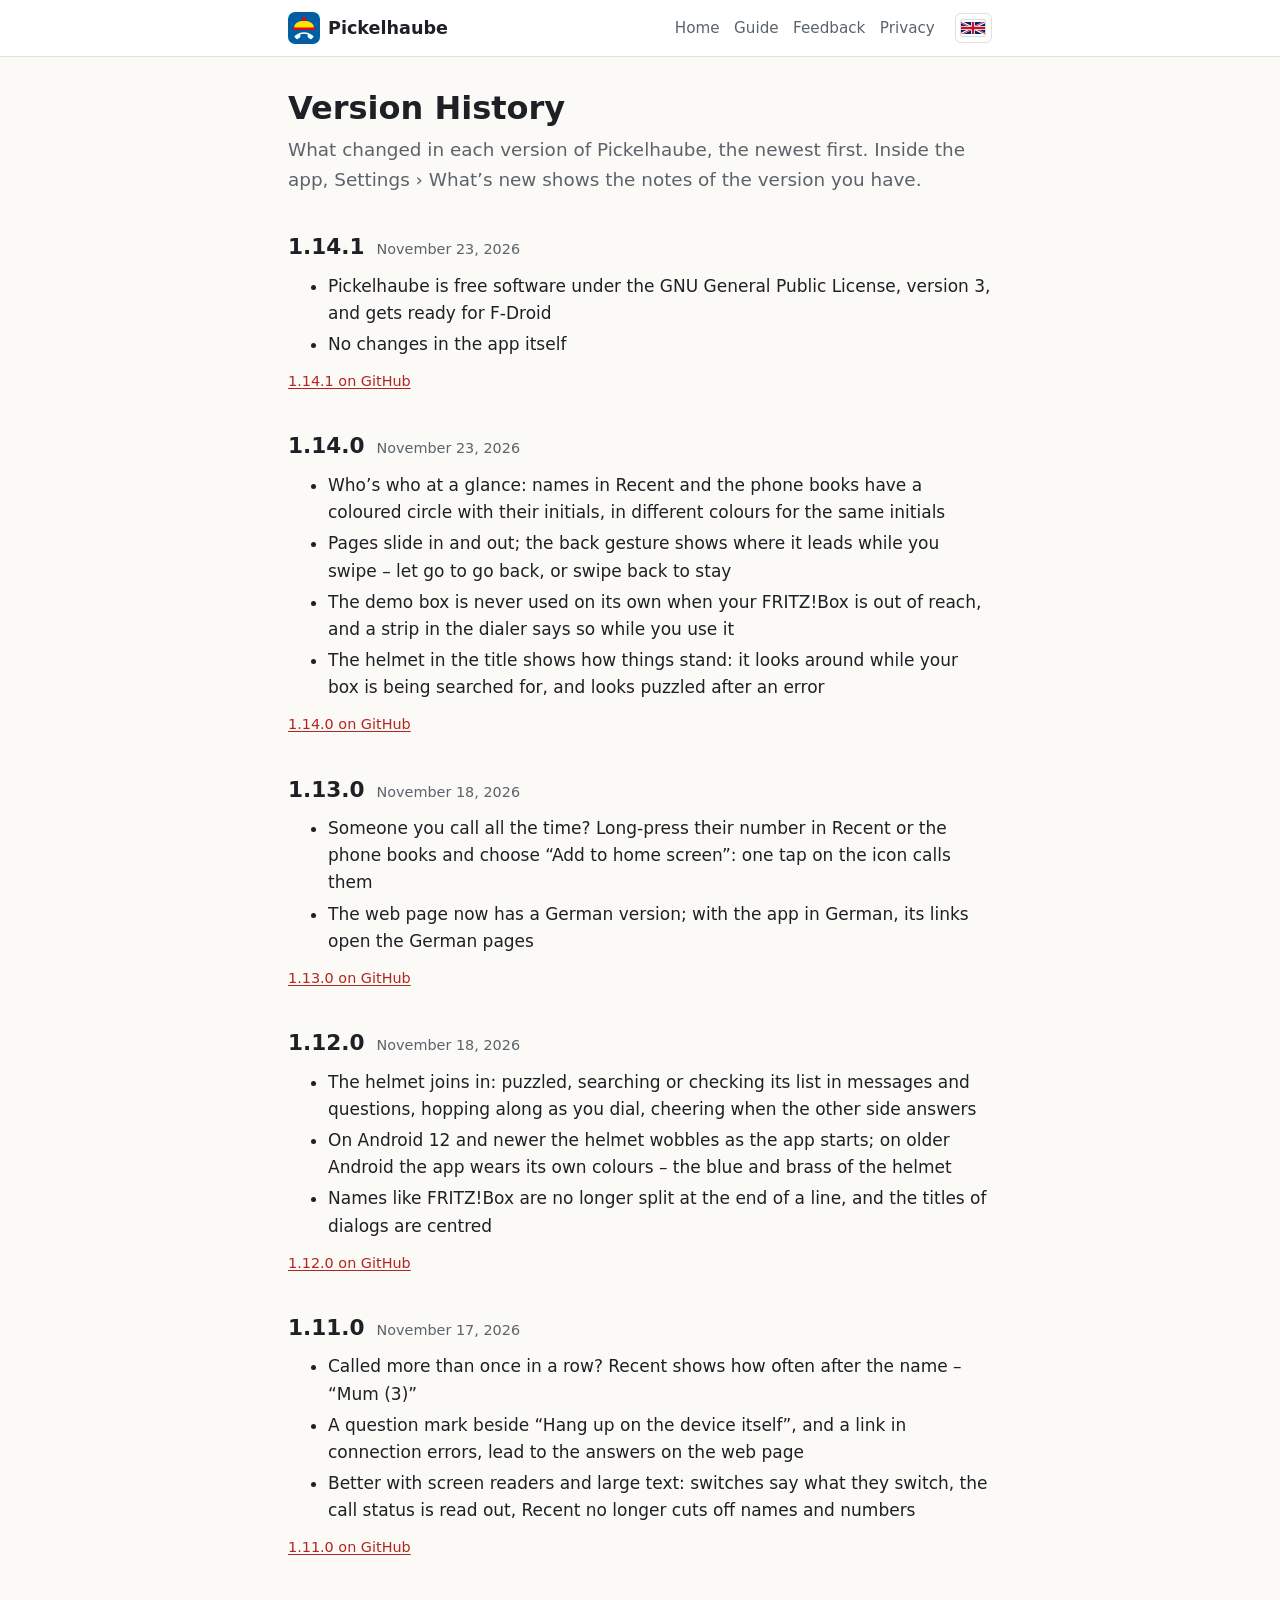
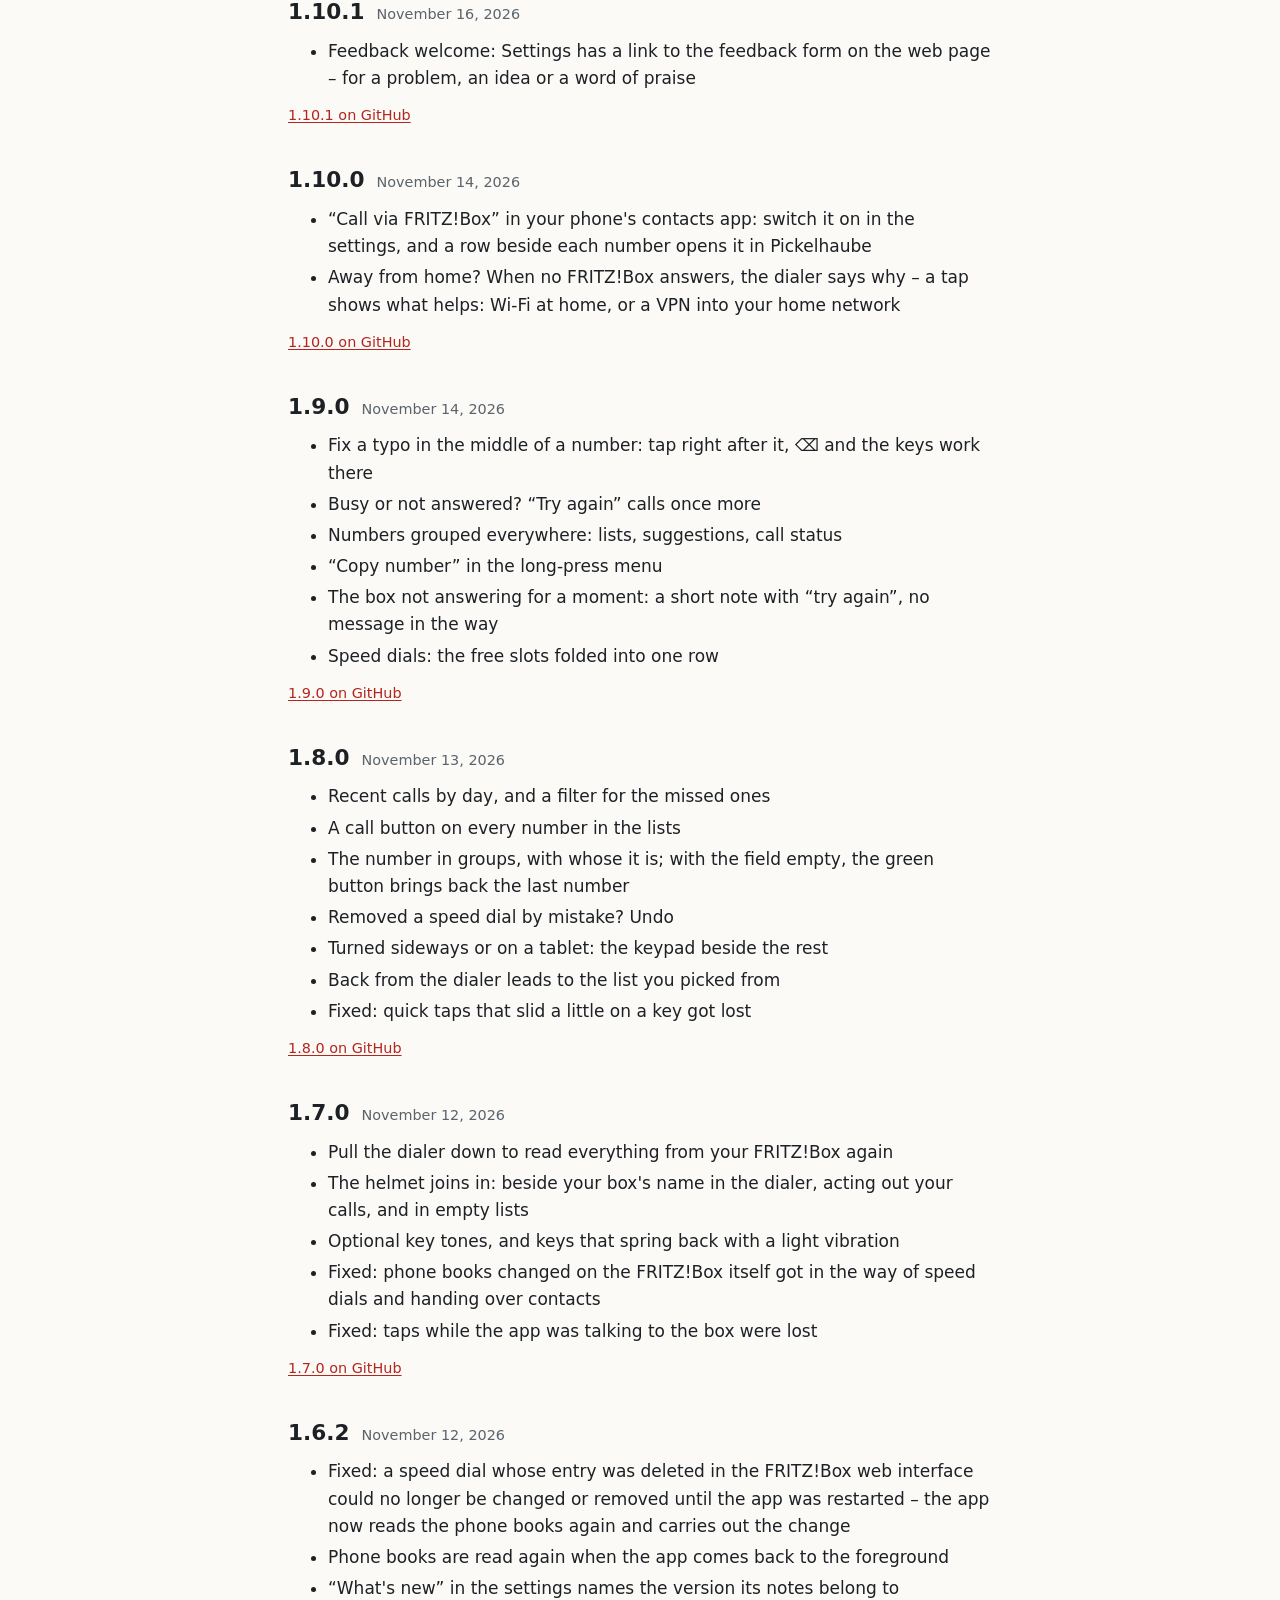
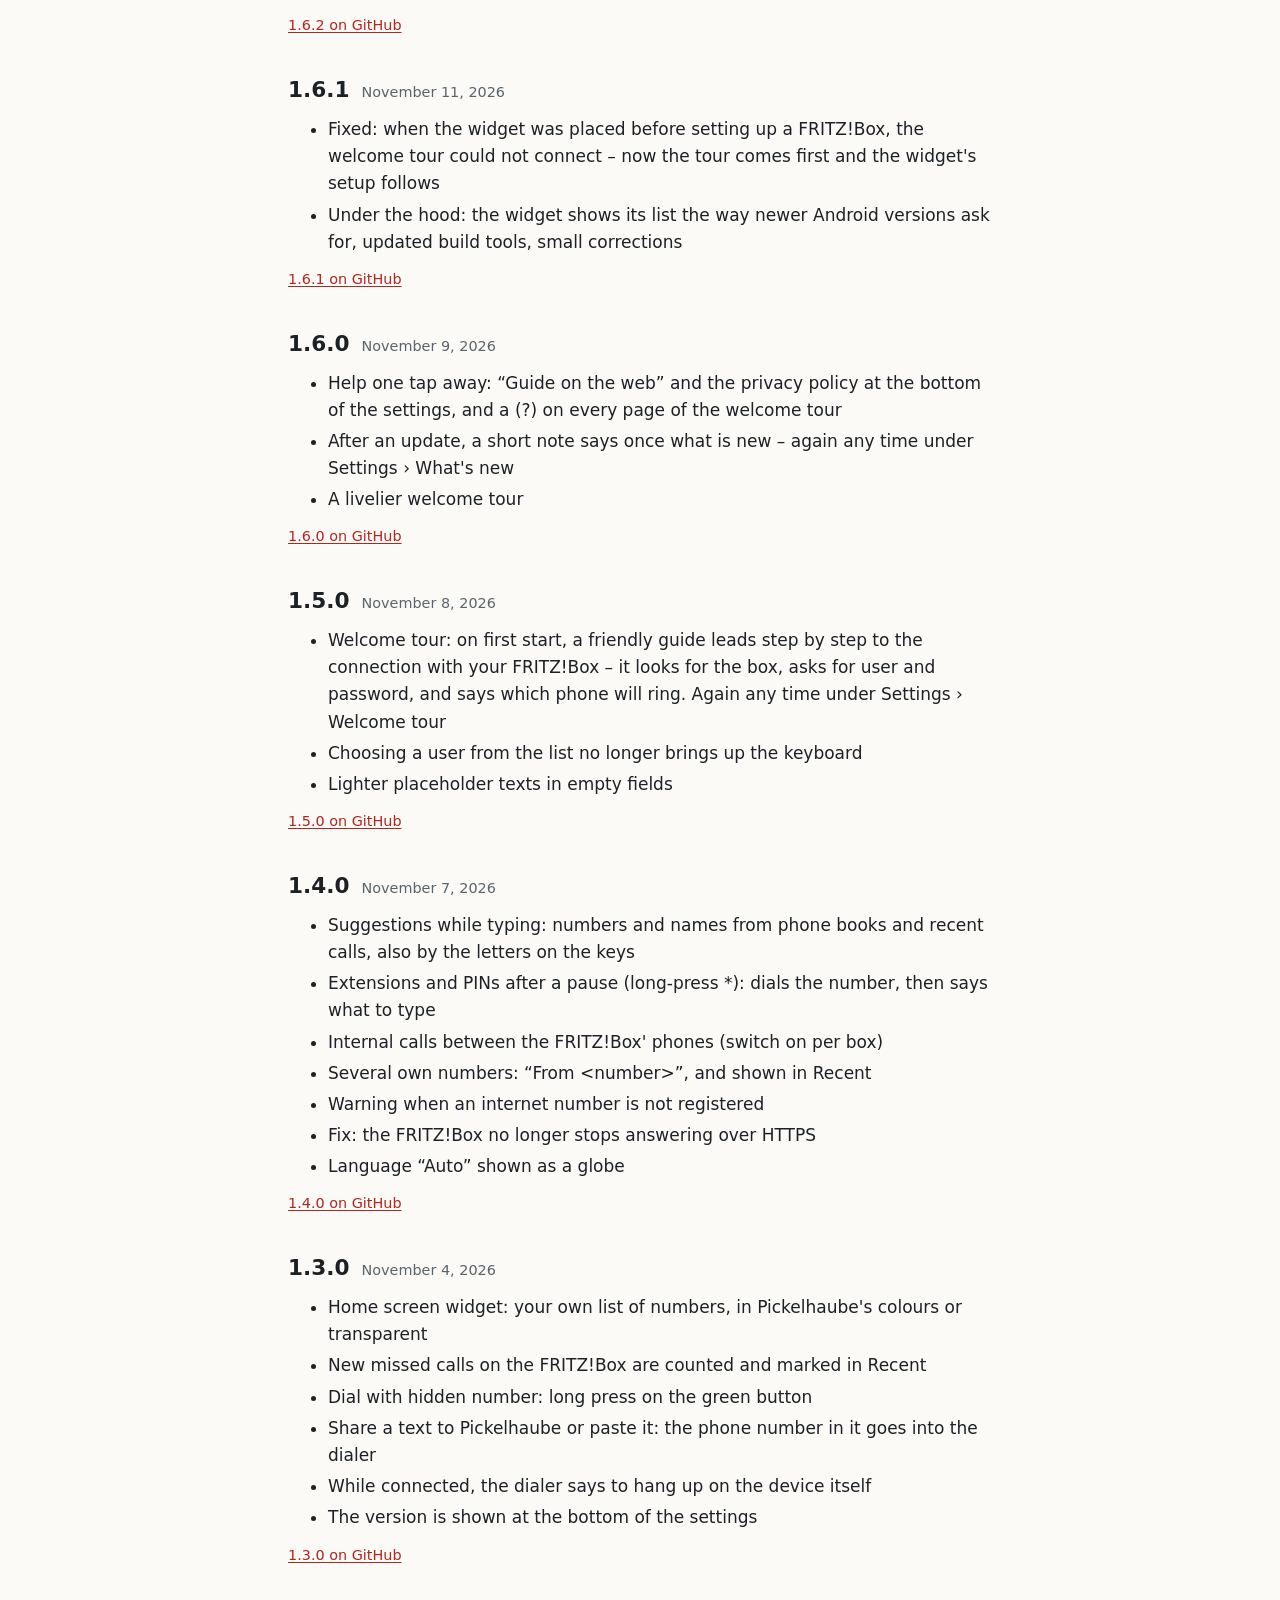
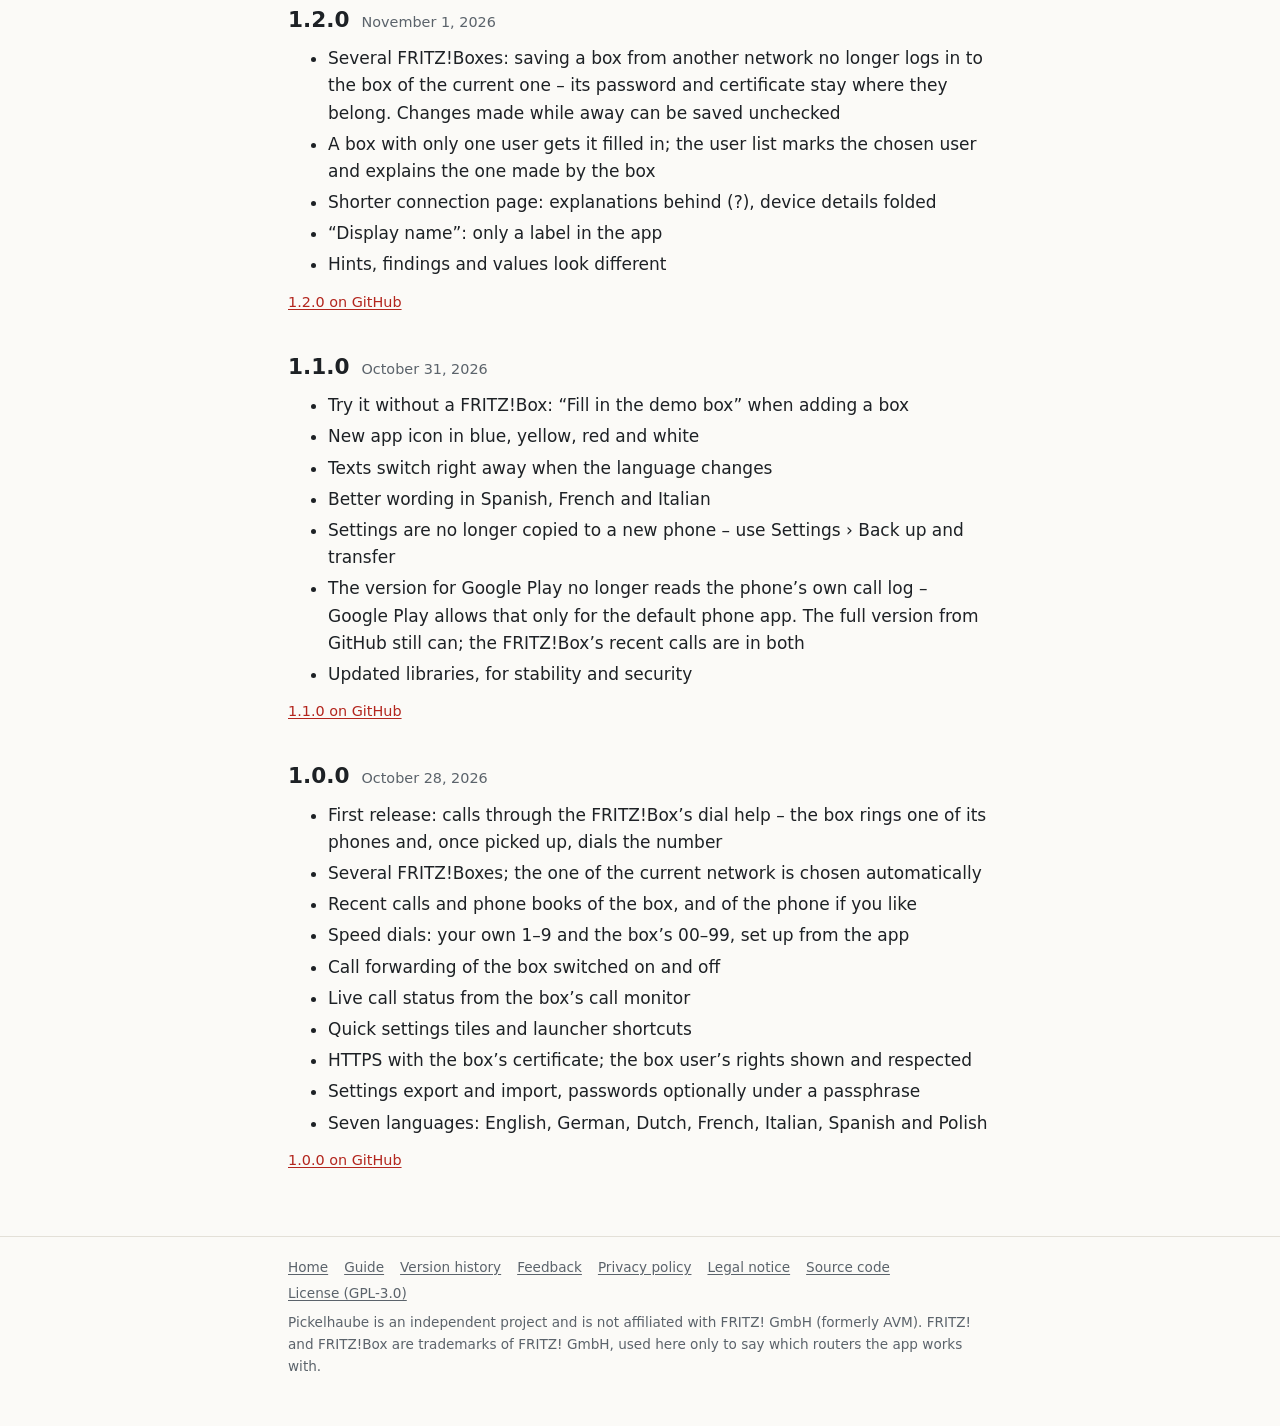
<file: docs/web/changes.html>
<!doctype html>
<html lang="en">
<head>
  <meta charset="utf-8">
  <meta name="viewport" content="width=device-width, initial-scale=1">
  <title>Version History – Pickelhaube</title>
  <meta name="description" content="What changed in each version of Pickelhaube, the Android app that dials through your FRITZ!Box.">
  <!-- The same page in German; search engines show the one in the reader's language. -->
  <link rel="alternate" hreflang="en" href="https://www.rustygnome.org/pickelhaube/changes.html">
  <link rel="alternate" hreflang="de" href="https://www.rustygnome.org/pickelhaube/changes.de.html">
  <link rel="alternate" hreflang="x-default" href="https://www.rustygnome.org/pickelhaube/changes.html">
  <!-- Link previews (Open Graph): what a forum, messenger or social network shows for a link to this page. -->
  <meta property="og:type" content="website">
  <meta property="og:site_name" content="Pickelhaube">
  <meta property="og:locale" content="en_GB">
  <meta property="og:title" content="Version History – Pickelhaube">
  <meta property="og:description" content="What changed in each version of Pickelhaube, the Android app that dials through your FRITZ!Box.">
  <meta property="og:url" content="https://www.rustygnome.org/pickelhaube/changes.html">
  <meta property="og:image" content="https://www.rustygnome.org/pickelhaube/preview.png">
  <meta property="og:image:width" content="1024">
  <meta property="og:image:height" content="500">
  <meta property="og:image:alt" content="Pickelhaube: pick the number on your smartphone – your FRITZ!Box phone makes the call.">
  <meta name="twitter:card" content="summary_large_image">
  <!-- Icons: PNG for browsers without SVG icons and for home screens (iOS takes the square apple-touch-icon and rounds it itself); the SVG comes last, so browsers that can use it prefer it. -->
  <link rel="icon" href="favicon-32.png" type="image/png" sizes="32x32">
  <link rel="icon" href="icon-192.png" type="image/png" sizes="192x192">
  <link rel="icon" href="logo.svg" type="image/svg+xml">
  <link rel="apple-touch-icon" href="apple-touch-icon.png">
  <link rel="stylesheet" href="style.css?v=4">
</head>
<body>
<header class="site">
  <div class="wrap">
    <a class="brand" href="./"><img src="logo.svg" alt="">Pickelhaube</a>
    <nav class="main" aria-label="Main">
      <a href="./">Home</a>
      <a href="guide.html">Guide</a>
      <a href="feedback.html">Feedback</a>
      <a href="privacy-policy.html">Privacy</a>
    </nav>
    <!-- The page in the other language: a flag menu, as in the app's settings (menu.js closes it on a click elsewhere). -->
    <details class="lang">
      <summary aria-label="Language: English" title="Language"><img src="flag-gb.svg" alt="" width="24" height="16"></summary>
      <ul>
          <li><a href="changes.html" lang="en" aria-current="true"><img src="flag-gb.svg" alt="" width="24" height="16">English</a></li>
          <li><a href="changes.de.html" lang="de" hreflang="de"><img src="flag-de.svg" alt="" width="24" height="16">Deutsch</a></li>
      </ul>
    </details>
  </div>
</header>

<main class="wrap">
  <h1>Version History</h1>
  <p class="lead">What changed in each version of Pickelhaube, the newest first. Inside the app,
    Settings › What’s new shows the notes of the version you have.</p>

  <section class="release" id="v1.14.1">
    <h2>1.14.1 <span class="date">November 23, 2026</span></h2>
    <ul>
      <li>Pickelhaube is free software under the GNU General Public License, version 3, and gets ready for F-Droid</li>
      <li>No changes in the app itself</li>
    </ul>
    <p class="release-link"><a href="https://github.com/arkascha/pickelhaube/releases/tag/v1.14.1">1.14.1 on GitHub</a></p>
  </section>

  <section class="release" id="v1.14.0">
    <h2>1.14.0 <span class="date">November 23, 2026</span></h2>
    <ul>
      <li>Who’s who at a glance: names in Recent and the phone books have a coloured circle with their initials, in different colours for the same initials</li>
      <li>Pages slide in and out; the back gesture shows where it leads while you swipe – let go to go back, or swipe back to stay</li>
      <li>The demo box is never used on its own when your FRITZ!Box is out of reach, and a strip in the dialer says so while you use it</li>
      <li>The helmet in the title shows how things stand: it looks around while your box is being searched for, and looks puzzled after an error</li>
    </ul>
    <p class="release-link"><a href="https://github.com/arkascha/pickelhaube/releases/tag/v1.14.0">1.14.0 on GitHub</a></p>
  </section>

  <section class="release" id="v1.13.0">
    <h2>1.13.0 <span class="date">November 18, 2026</span></h2>
    <ul>
      <li>Someone you call all the time? Long-press their number in Recent or the phone books and choose “Add to home screen”: one tap on the icon calls them</li>
      <li>The web page now has a German version; with the app in German, its links open the German pages</li>
    </ul>
    <p class="release-link"><a href="https://github.com/arkascha/pickelhaube/releases/tag/v1.13.0">1.13.0 on GitHub</a></p>
  </section>

  <section class="release" id="v1.12.0">
    <h2>1.12.0 <span class="date">November 18, 2026</span></h2>
    <ul>
      <li>The helmet joins in: puzzled, searching or checking its list in messages and questions, hopping along as you dial, cheering when the other side answers</li>
      <li>On Android 12 and newer the helmet wobbles as the app starts; on older Android the app wears its own colours – the blue and brass of the helmet</li>
      <li>Names like FRITZ!Box are no longer split at the end of a line, and the titles of dialogs are centred</li>
    </ul>
    <p class="release-link"><a href="https://github.com/arkascha/pickelhaube/releases/tag/v1.12.0">1.12.0 on GitHub</a></p>
  </section>

  <section class="release" id="v1.11.0">
    <h2>1.11.0 <span class="date">November 17, 2026</span></h2>
    <ul>
      <li>Called more than once in a row? Recent shows how often after the name – “Mum (3)”</li>
      <li>A question mark beside “Hang up on the device itself”, and a link in connection errors, lead to the answers on the web page</li>
      <li>Better with screen readers and large text: switches say what they switch, the call status is read out, Recent no longer cuts off names and numbers</li>
    </ul>
    <p class="release-link"><a href="https://github.com/arkascha/pickelhaube/releases/tag/v1.11.0">1.11.0 on GitHub</a></p>
  </section>

  <section class="release" id="v1.10.1">
    <h2>1.10.1 <span class="date">November 16, 2026</span></h2>
    <ul>
      <li>Feedback welcome: Settings has a link to the feedback form on the web page – for a problem, an idea or a word of praise</li>
    </ul>
    <p class="release-link"><a href="https://github.com/arkascha/pickelhaube/releases/tag/v1.10.1">1.10.1 on GitHub</a></p>
  </section>

  <section class="release" id="v1.10.0">
    <h2>1.10.0 <span class="date">November 14, 2026</span></h2>
    <ul>
      <li>“Call via FRITZ!Box” in your phone's contacts app: switch it on in the settings, and a row beside each number opens it in Pickelhaube</li>
      <li>Away from home? When no FRITZ!Box answers, the dialer says why – a tap shows what helps: Wi-Fi at home, or a VPN into your home network</li>
    </ul>
    <p class="release-link"><a href="https://github.com/arkascha/pickelhaube/releases/tag/v1.10.0">1.10.0 on GitHub</a></p>
  </section>

  <section class="release" id="v1.9.0">
    <h2>1.9.0 <span class="date">November 14, 2026</span></h2>
    <ul>
      <li>Fix a typo in the middle of a number: tap right after it, ⌫ and the keys work there</li>
      <li>Busy or not answered? “Try again” calls once more</li>
      <li>Numbers grouped everywhere: lists, suggestions, call status</li>
      <li>“Copy number” in the long-press menu</li>
      <li>The box not answering for a moment: a short note with “try again”, no message in the way</li>
      <li>Speed dials: the free slots folded into one row</li>
    </ul>
    <p class="release-link"><a href="https://github.com/arkascha/pickelhaube/releases/tag/v1.9.0">1.9.0 on GitHub</a></p>
  </section>

  <section class="release" id="v1.8.0">
    <h2>1.8.0 <span class="date">November 13, 2026</span></h2>
    <ul>
      <li>Recent calls by day, and a filter for the missed ones</li>
      <li>A call button on every number in the lists</li>
      <li>The number in groups, with whose it is; with the field empty, the green button brings back the last number</li>
      <li>Removed a speed dial by mistake? Undo</li>
      <li>Turned sideways or on a tablet: the keypad beside the rest</li>
      <li>Back from the dialer leads to the list you picked from</li>
      <li>Fixed: quick taps that slid a little on a key got lost</li>
    </ul>
    <p class="release-link"><a href="https://github.com/arkascha/pickelhaube/releases/tag/v1.8.0">1.8.0 on GitHub</a></p>
  </section>

  <section class="release" id="v1.7.0">
    <h2>1.7.0 <span class="date">November 12, 2026</span></h2>
    <ul>
      <li>Pull the dialer down to read everything from your FRITZ!Box again</li>
      <li>The helmet joins in: beside your box's name in the dialer, acting out your calls, and in empty lists</li>
      <li>Optional key tones, and keys that spring back with a light vibration</li>
      <li>Fixed: phone books changed on the FRITZ!Box itself got in the way of speed dials and handing over contacts</li>
      <li>Fixed: taps while the app was talking to the box were lost</li>
    </ul>
    <p class="release-link"><a href="https://github.com/arkascha/pickelhaube/releases/tag/v1.7.0">1.7.0 on GitHub</a></p>
  </section>

  <section class="release" id="v1.6.2">
    <h2>1.6.2 <span class="date">November 12, 2026</span></h2>
    <ul>
      <li>Fixed: a speed dial whose entry was deleted in the FRITZ!Box web interface could no longer be changed or removed until the app was restarted – the app now reads the phone books again and carries out the change</li>
      <li>Phone books are read again when the app comes back to the foreground</li>
      <li>“What's new” in the settings names the version its notes belong to</li>
    </ul>
    <p class="release-link"><a href="https://github.com/arkascha/pickelhaube/releases/tag/v1.6.2">1.6.2 on GitHub</a></p>
  </section>

  <section class="release" id="v1.6.1">
    <h2>1.6.1 <span class="date">November 11, 2026</span></h2>
    <ul>
      <li>Fixed: when the widget was placed before setting up a FRITZ!Box, the welcome tour could not connect – now the tour comes first and the widget's setup follows</li>
      <li>Under the hood: the widget shows its list the way newer Android versions ask for, updated build tools, small corrections</li>
    </ul>
    <p class="release-link"><a href="https://github.com/arkascha/pickelhaube/releases/tag/v1.6.1">1.6.1 on GitHub</a></p>
  </section>

  <section class="release" id="v1.6.0">
    <h2>1.6.0 <span class="date">November 9, 2026</span></h2>
    <ul>
      <li>Help one tap away: “Guide on the web” and the privacy policy at the bottom of the settings, and a (?) on every page of the welcome tour</li>
      <li>After an update, a short note says once what is new – again any time under Settings › What's new</li>
      <li>A livelier welcome tour</li>
    </ul>
    <p class="release-link"><a href="https://github.com/arkascha/pickelhaube/releases/tag/v1.6.0">1.6.0 on GitHub</a></p>
  </section>

  <section class="release" id="v1.5.0">
    <h2>1.5.0 <span class="date">November 8, 2026</span></h2>
    <ul>
      <li>Welcome tour: on first start, a friendly guide leads step by step to the connection with your FRITZ!Box – it looks for the box, asks for user and password, and says which phone will ring. Again any time under Settings › Welcome tour</li>
      <li>Choosing a user from the list no longer brings up the keyboard</li>
      <li>Lighter placeholder texts in empty fields</li>
    </ul>
    <p class="release-link"><a href="https://github.com/arkascha/pickelhaube/releases/tag/v1.5.0">1.5.0 on GitHub</a></p>
  </section>

  <section class="release" id="v1.4.0">
    <h2>1.4.0 <span class="date">November 7, 2026</span></h2>
    <ul>
      <li>Suggestions while typing: numbers and names from phone books and recent calls, also by the letters on the keys</li>
      <li>Extensions and PINs after a pause (long-press *): dials the number, then says what to type</li>
      <li>Internal calls between the FRITZ!Box' phones (switch on per box)</li>
      <li>Several own numbers: “From &lt;number&gt;”, and shown in Recent</li>
      <li>Warning when an internet number is not registered</li>
      <li>Fix: the FRITZ!Box no longer stops answering over HTTPS</li>
      <li>Language “Auto” shown as a globe</li>
    </ul>
    <p class="release-link"><a href="https://github.com/arkascha/pickelhaube/releases/tag/v1.4.0">1.4.0 on GitHub</a></p>
  </section>

  <section class="release" id="v1.3.0">
    <h2>1.3.0 <span class="date">November 4, 2026</span></h2>
    <ul>
      <li>Home screen widget: your own list of numbers, in Pickelhaube's colours or transparent</li>
      <li>New missed calls on the FRITZ!Box are counted and marked in Recent</li>
      <li>Dial with hidden number: long press on the green button</li>
      <li>Share a text to Pickelhaube or paste it: the phone number in it goes into the dialer</li>
      <li>While connected, the dialer says to hang up on the device itself</li>
      <li>The version is shown at the bottom of the settings</li>
    </ul>
    <p class="release-link"><a href="https://github.com/arkascha/pickelhaube/releases/tag/v1.3.0">1.3.0 on GitHub</a></p>
  </section>

  <section class="release" id="v1.2.0">
    <h2>1.2.0 <span class="date">November 1, 2026</span></h2>
    <ul>
      <li>Several FRITZ!Boxes: saving a box from another network no longer logs in to the box of the current one – its password and certificate stay where they belong. Changes made while away can be saved unchecked</li>
      <li>A box with only one user gets it filled in; the user list marks the chosen user and explains the one made by the box</li>
      <li>Shorter connection page: explanations behind (?), device details folded</li>
      <li>“Display name”: only a label in the app</li>
      <li>Hints, findings and values look different</li>
    </ul>
    <p class="release-link"><a href="https://github.com/arkascha/pickelhaube/releases/tag/v1.2.0">1.2.0 on GitHub</a></p>
  </section>

  <section class="release" id="v1.1.0">
    <h2>1.1.0 <span class="date">October 31, 2026</span></h2>
    <ul>
      <li>Try it without a FRITZ!Box: “Fill in the demo box” when adding a box</li>
      <li>New app icon in blue, yellow, red and white</li>
      <li>Texts switch right away when the language changes</li>
      <li>Better wording in Spanish, French and Italian</li>
      <li>Settings are no longer copied to a new phone – use Settings › Back up and transfer</li>
      <li>The version for Google Play no longer reads the phone’s own call log – Google Play allows that only for the default phone app. The full version from GitHub still can; the FRITZ!Box’s recent calls are in both</li>
      <li>Updated libraries, for stability and security</li>
    </ul>
    <p class="release-link"><a href="https://github.com/arkascha/pickelhaube/releases/tag/v1.1.0">1.1.0 on GitHub</a></p>
  </section>

  <section class="release" id="v1.0.0">
    <h2>1.0.0 <span class="date">October 28, 2026</span></h2>
    <ul>
      <li>First release: calls through the FRITZ!Box’s dial help – the box rings one of its phones and, once picked up, dials the number</li>
      <li>Several FRITZ!Boxes; the one of the current network is chosen automatically</li>
      <li>Recent calls and phone books of the box, and of the phone if you like</li>
      <li>Speed dials: your own 1–9 and the box’s 00–99, set up from the app</li>
      <li>Call forwarding of the box switched on and off</li>
      <li>Live call status from the box’s call monitor</li>
      <li>Quick settings tiles and launcher shortcuts</li>
      <li>HTTPS with the box’s certificate; the box user’s rights shown and respected</li>
      <li>Settings export and import, passwords optionally under a passphrase</li>
      <li>Seven languages: English, German, Dutch, French, Italian, Spanish and Polish</li>
    </ul>
    <p class="release-link"><a href="https://github.com/arkascha/pickelhaube/releases/tag/v1.0.0">1.0.0 on GitHub</a></p>
  </section>

</main>

<footer class="site">
  <div class="wrap">
    <nav aria-label="Footer">
      <a href="./">Home</a>
      <a href="guide.html">Guide</a>
      <a href="changes.html" aria-current="page">Version history</a>
      <a href="feedback.html">Feedback</a>
      <a href="privacy-policy.html">Privacy policy</a>
      <a href="legal-notice.html">Legal notice</a>
      <a href="https://github.com/arkascha/pickelhaube">Source code</a>
      <a href="https://github.com/arkascha/pickelhaube/blob/main/LICENSE">License (GPL-3.0)</a>
    </nav>
    <p>Pickelhaube is an independent project and is not affiliated with FRITZ! GmbH (formerly AVM).
      FRITZ! and FRITZ!Box are trademarks of FRITZ! GmbH, used here only to say which routers the app works with.</p>
  </div>
</footer>
<script src="menu.js?v=3" defer></script>
</body>
</html>
</file>
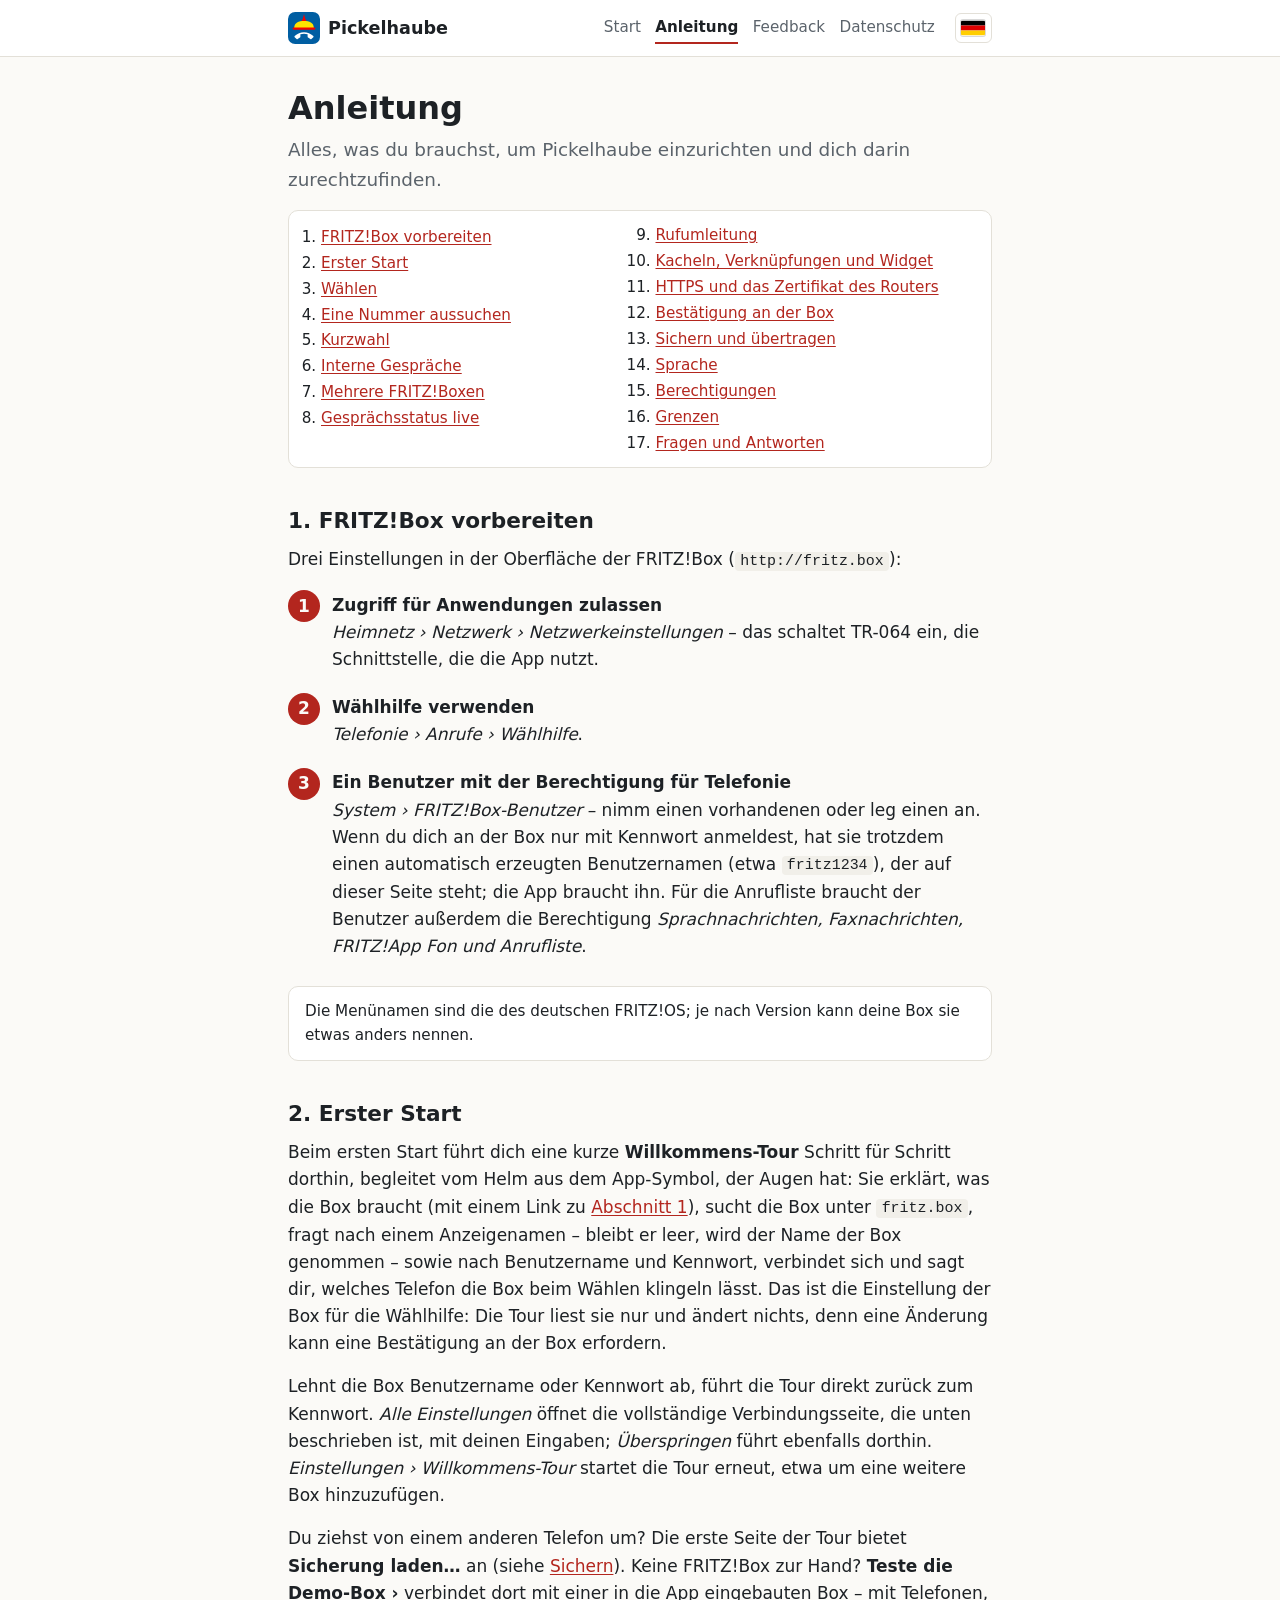
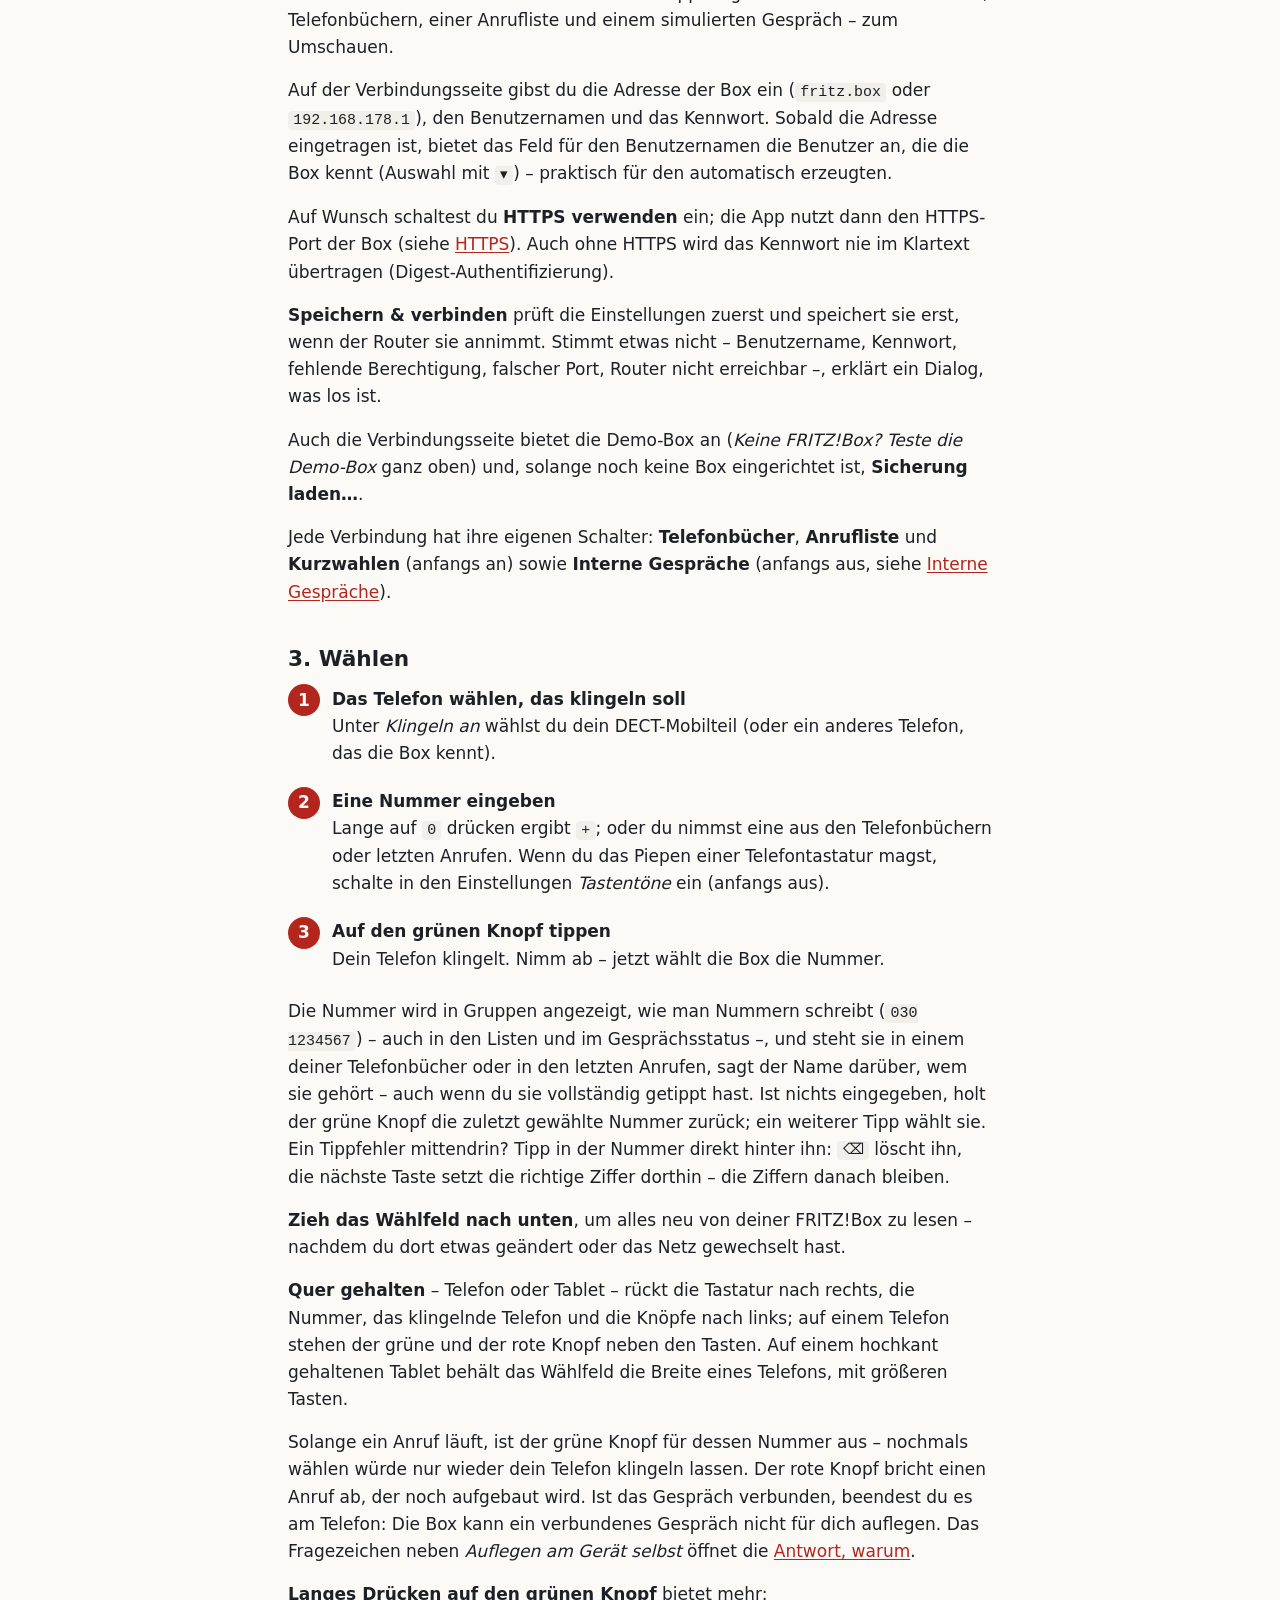
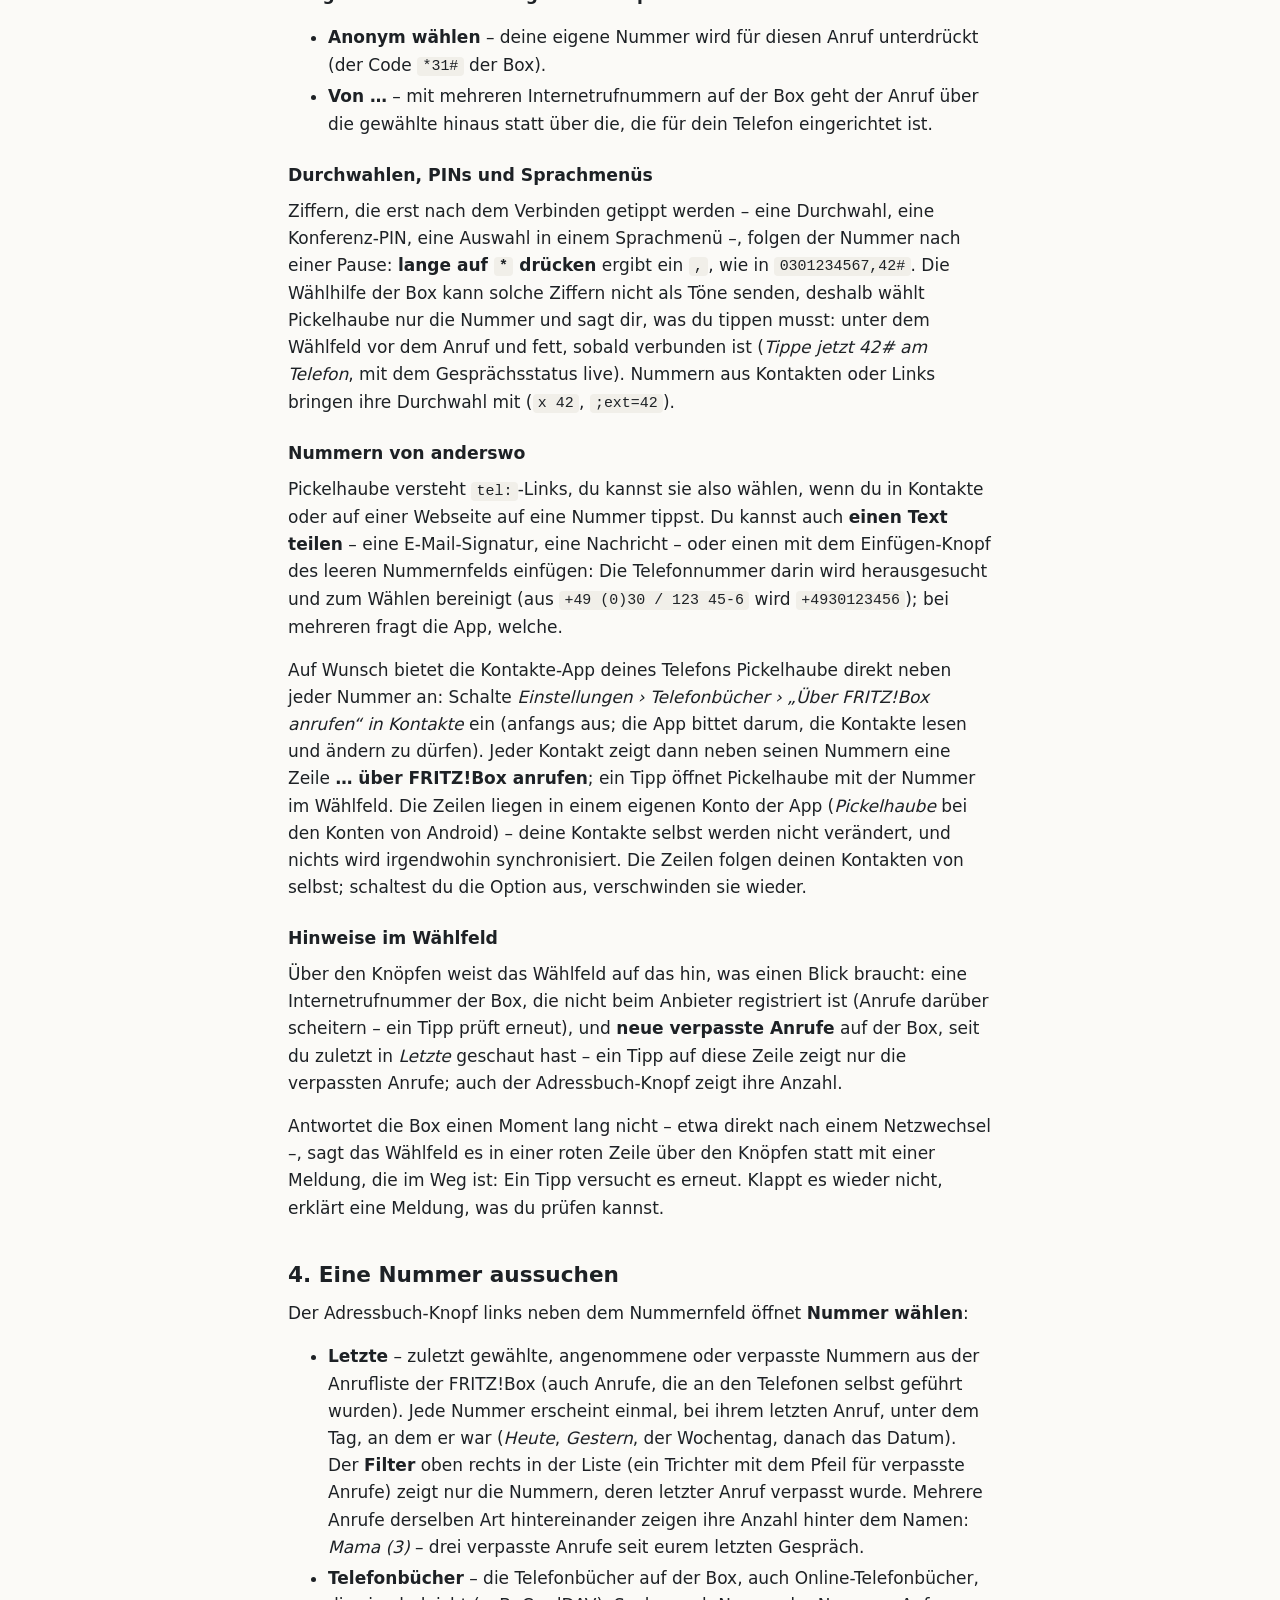
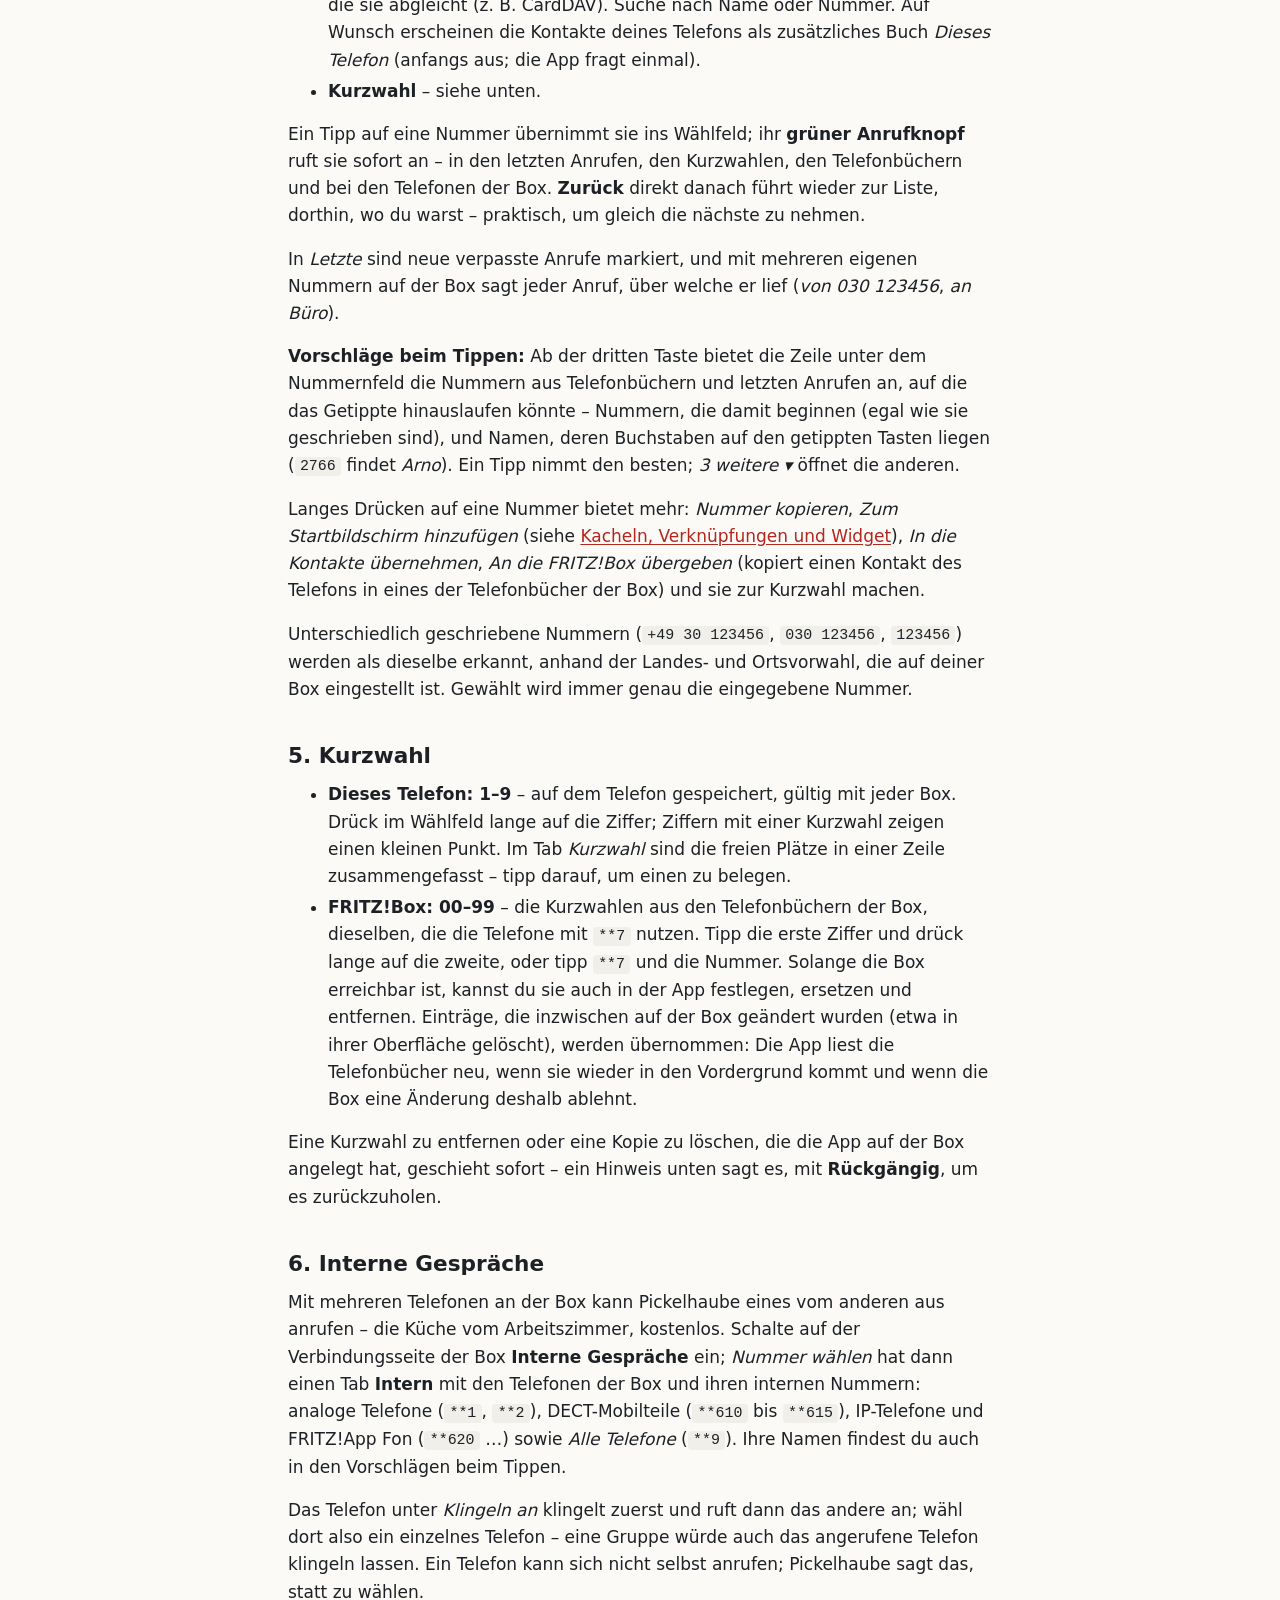
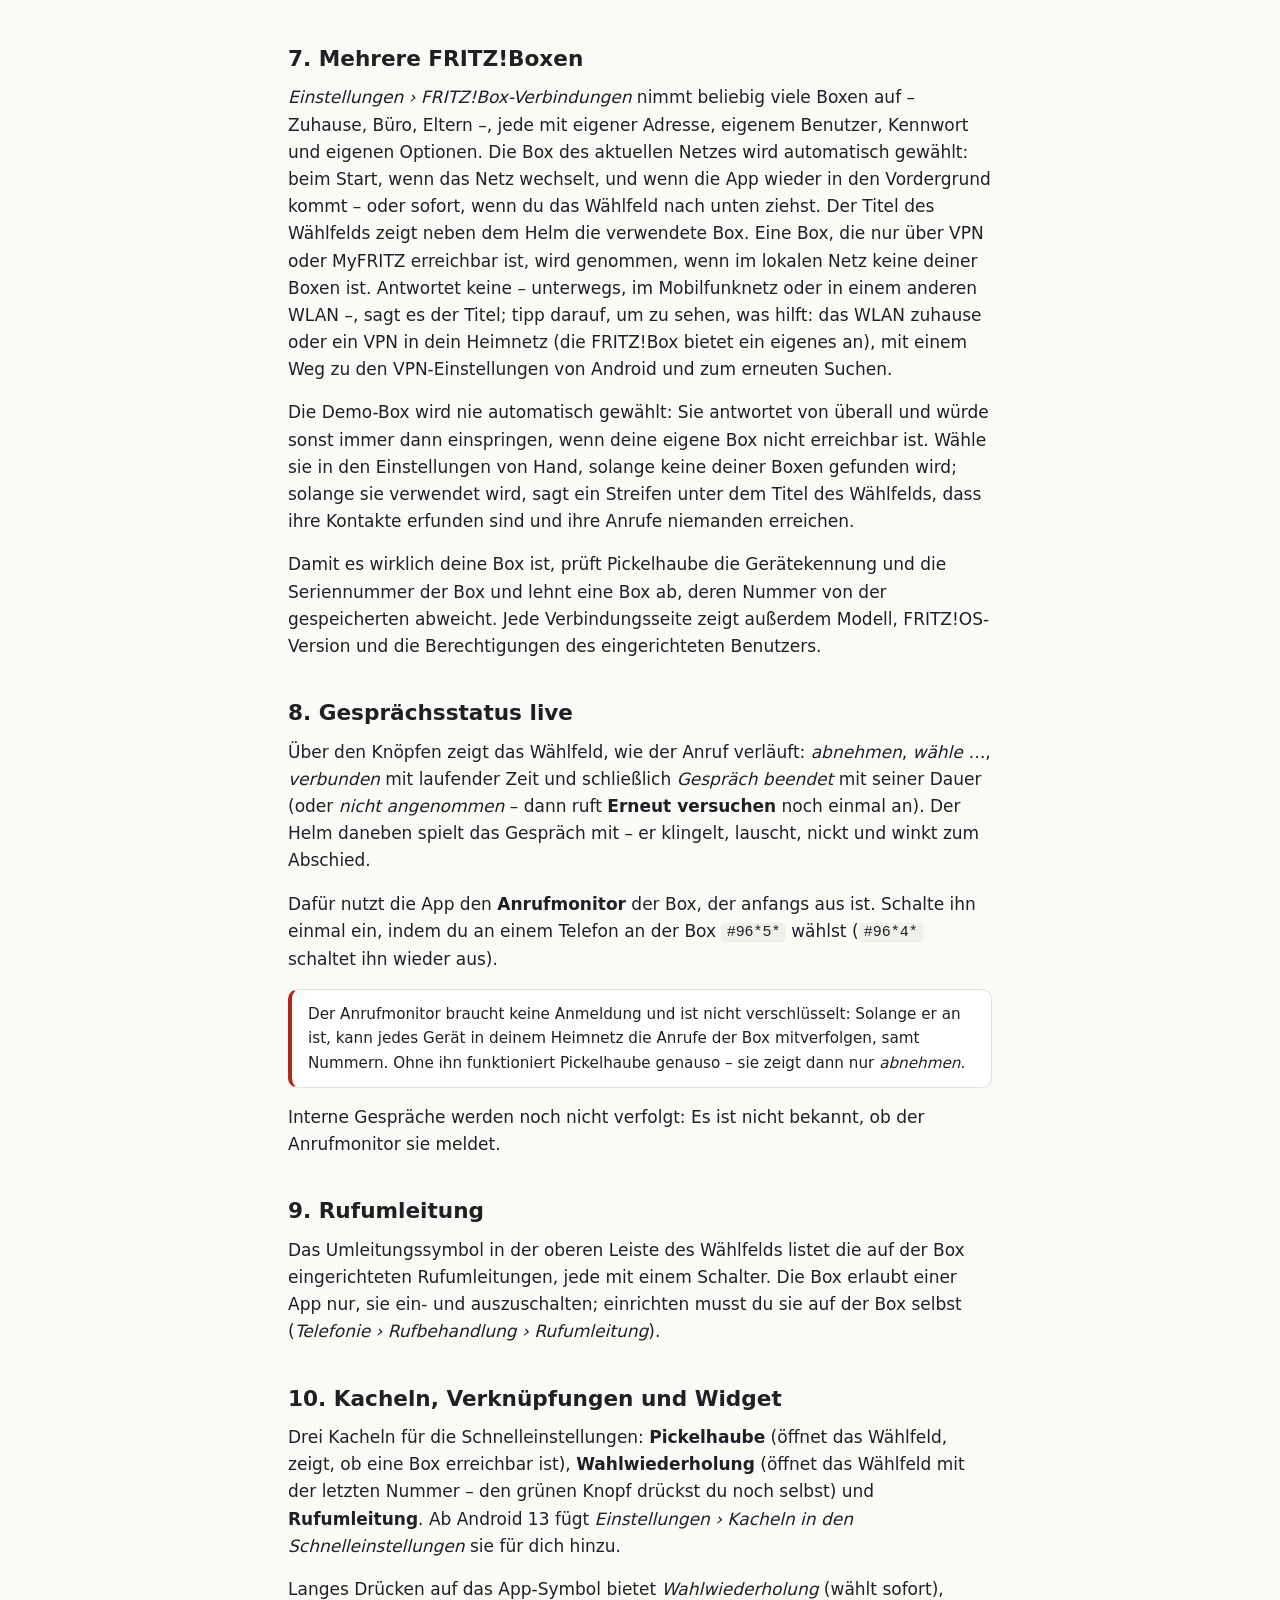
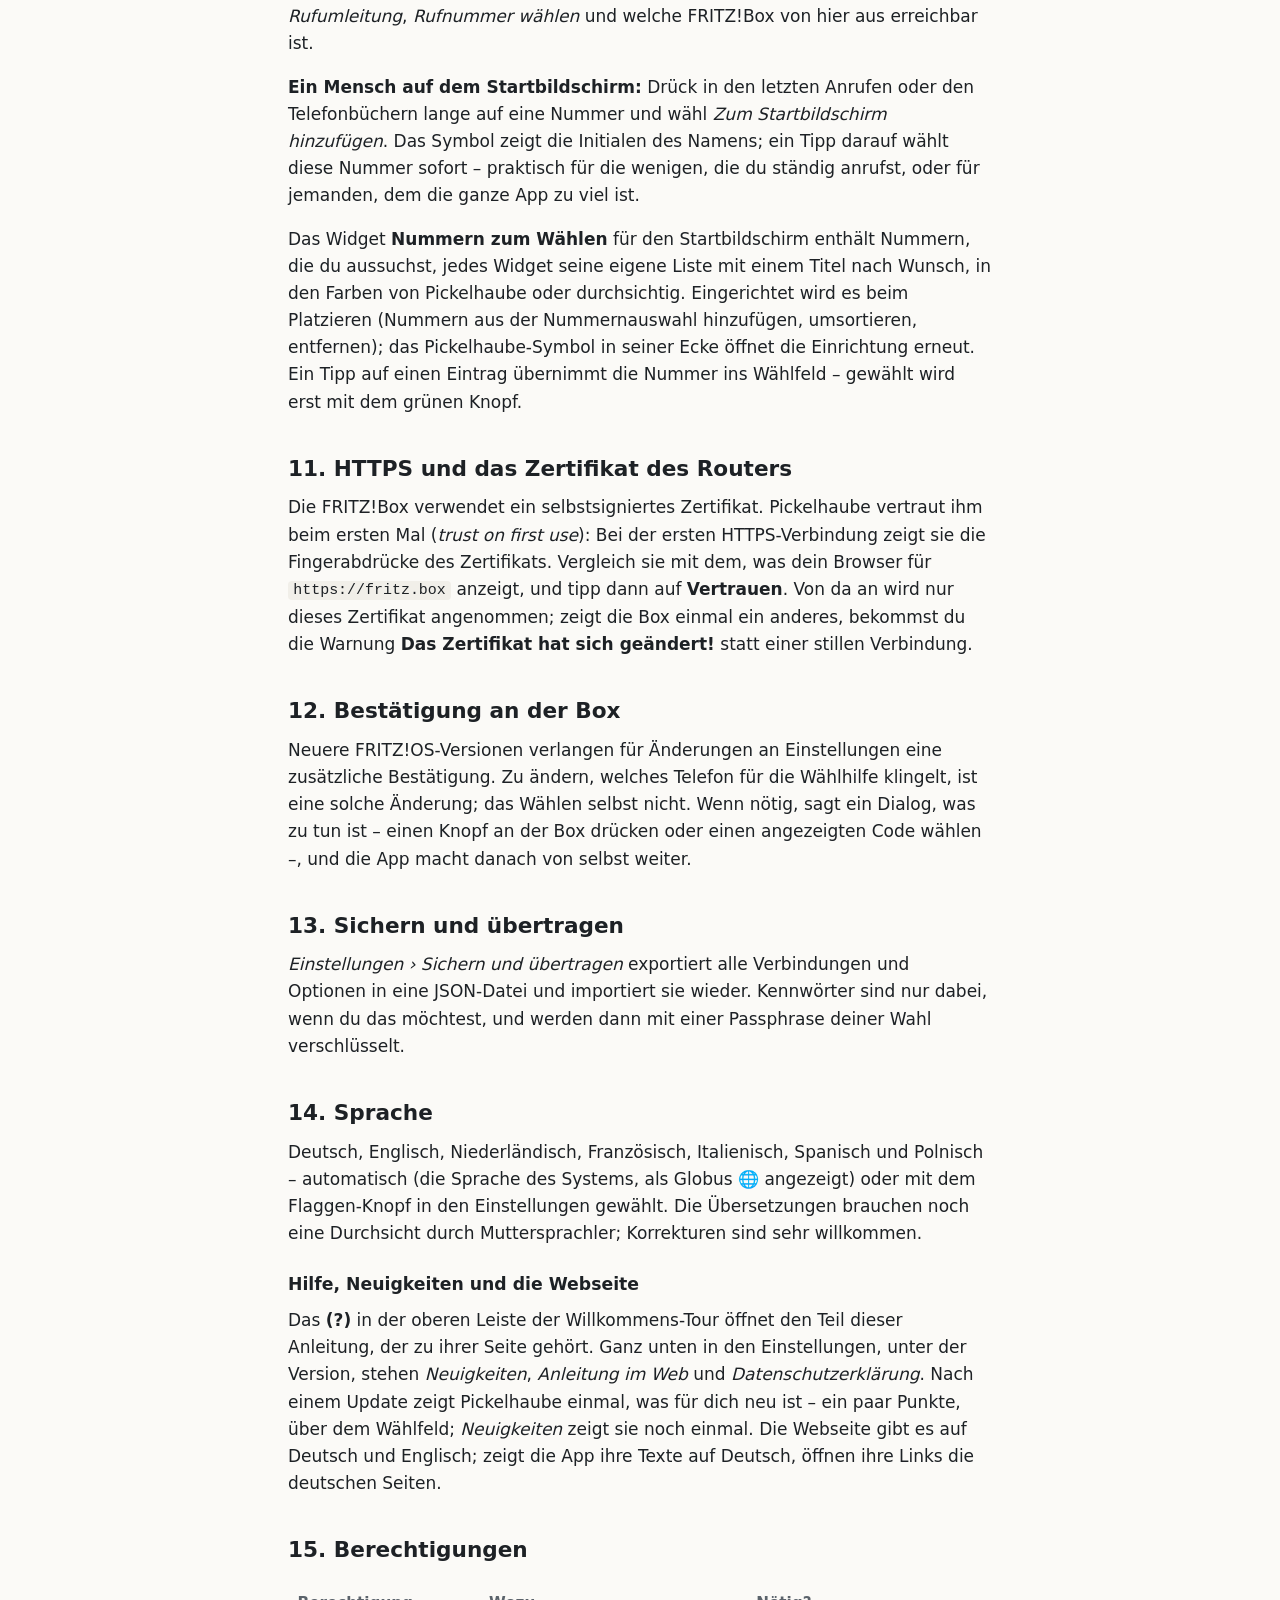
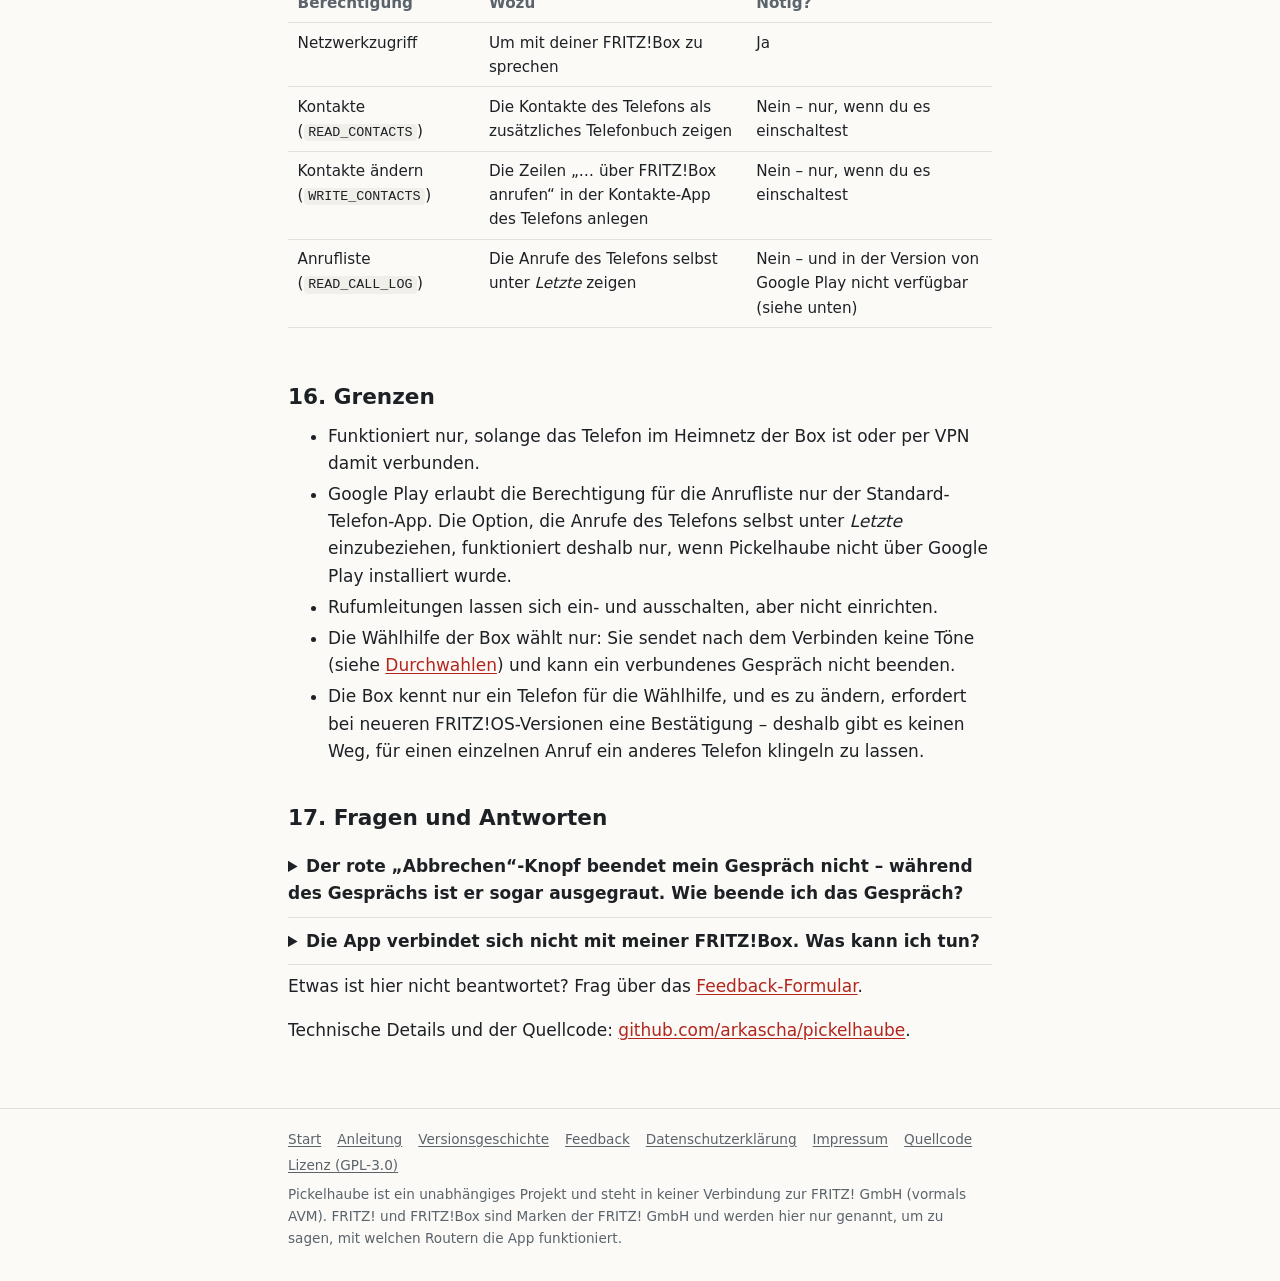
<file: docs/web/guide.de.html>
<!doctype html>
<html lang="de">
<head>
  <meta charset="utf-8">
  <meta name="viewport" content="width=device-width, initial-scale=1">
  <title>Anleitung – Pickelhaube</title>
  <meta name="description" content="So richtest du deine FRITZ!Box ein und nutzt Pickelhaube: Wählhilfe, Telefonbücher, letzte Anrufe, Kurzwahl, Rufumleitung, mehrere Boxen, HTTPS.">
  <!-- The same page in English; search engines show the one in the reader's language. -->
  <link rel="alternate" hreflang="en" href="https://www.rustygnome.org/pickelhaube/guide.html">
  <link rel="alternate" hreflang="de" href="https://www.rustygnome.org/pickelhaube/guide.de.html">
  <link rel="alternate" hreflang="x-default" href="https://www.rustygnome.org/pickelhaube/guide.html">
  <!-- Link previews (Open Graph): what a forum, messenger or social network shows for a link to this page. -->
  <meta property="og:type" content="website">
  <meta property="og:site_name" content="Pickelhaube">
  <meta property="og:locale" content="de_DE">
  <meta property="og:title" content="Anleitung – Pickelhaube">
  <meta property="og:description" content="So richtest du deine FRITZ!Box ein und nutzt Pickelhaube: Wählhilfe, Telefonbücher, letzte Anrufe, Kurzwahl, Rufumleitung, mehrere Boxen, HTTPS.">
  <meta property="og:url" content="https://www.rustygnome.org/pickelhaube/guide.de.html">
  <meta property="og:image" content="https://www.rustygnome.org/pickelhaube/preview.png">
  <meta property="og:image:width" content="1024">
  <meta property="og:image:height" content="500">
  <meta property="og:image:alt" content="Pickelhaube: Nummer auf dem Smartphone auswählen – dein FRITZ!Box-Telefon ruft an.">
  <meta name="twitter:card" content="summary_large_image">
  <!-- Icons: PNG for browsers without SVG icons and for home screens (iOS takes the square apple-touch-icon and rounds it itself); the SVG comes last, so browsers that can use it prefer it. -->
  <link rel="icon" href="favicon-32.png" type="image/png" sizes="32x32">
  <link rel="icon" href="icon-192.png" type="image/png" sizes="192x192">
  <link rel="icon" href="logo.svg" type="image/svg+xml">
  <link rel="apple-touch-icon" href="apple-touch-icon.png">
  <link rel="stylesheet" href="style.css?v=4">
</head>
<body>
<header class="site">
  <div class="wrap">
    <a class="brand" href="index.de.html"><img src="logo.svg" alt="">Pickelhaube</a>
    <nav class="main" aria-label="Hauptmenü">
      <a href="index.de.html">Start</a>
      <a href="guide.de.html" aria-current="page">Anleitung</a>
      <a href="feedback.de.html">Feedback</a>
      <a href="privacy-policy.de.html">Datenschutz</a>
    </nav>
    <!-- The page in the other language: a flag menu, as in the app's settings (menu.js closes it on a click elsewhere). -->
    <details class="lang">
      <summary aria-label="Sprache: Deutsch" title="Sprache"><img src="flag-de.svg" alt="" width="24" height="16"></summary>
      <ul>
          <li><a href="guide.html" lang="en" hreflang="en"><img src="flag-gb.svg" alt="" width="24" height="16">English</a></li>
          <li><a href="guide.de.html" lang="de" aria-current="true"><img src="flag-de.svg" alt="" width="24" height="16">Deutsch</a></li>
      </ul>
    </details>
  </div>
</header>

<main class="wrap">
  <h1>Anleitung</h1>
  <p class="lead">Alles, was du brauchst, um Pickelhaube einzurichten und dich darin zurechtzufinden.</p>

  <ol class="toc">
    <li><a href="#prepare">FRITZ!Box vorbereiten</a></li>
    <li><a href="#first-start">Erster Start</a></li>
    <li><a href="#dialling">Wählen</a></li>
    <li><a href="#numbers">Eine Nummer aussuchen</a></li>
    <li><a href="#speed-dial">Kurzwahl</a></li>
    <li><a href="#internal">Interne Gespräche</a></li>
    <li><a href="#boxes">Mehrere FRITZ!Boxen</a></li>
    <li><a href="#status">Gesprächsstatus live</a></li>
    <li><a href="#forwarding">Rufumleitung</a></li>
    <li><a href="#shortcuts">Kacheln, Verknüpfungen und Widget</a></li>
    <li><a href="#https">HTTPS und das Zertifikat des Routers</a></li>
    <li><a href="#confirm">Bestätigung an der Box</a></li>
    <li><a href="#backup">Sichern und übertragen</a></li>
    <li><a href="#language">Sprache</a></li>
    <li><a href="#permissions">Berechtigungen</a></li>
    <li><a href="#limits">Grenzen</a></li>
    <li><a href="#faq">Fragen und Antworten</a></li>
  </ol>

  <h2 id="prepare">1. FRITZ!Box vorbereiten</h2>
  <p>Drei Einstellungen in der Oberfläche der FRITZ!Box (<code>http://fritz.box</code>):</p>
  <ol class="steps">
    <li><strong>Zugriff für Anwendungen zulassen</strong>
      <em>Heimnetz › Netzwerk › Netzwerkeinstellungen</em> – das schaltet TR-064 ein, die Schnittstelle, die die App nutzt.</li>
    <li><strong>Wählhilfe verwenden</strong>
      <em>Telefonie › Anrufe › Wählhilfe</em>.</li>
    <li><strong>Ein Benutzer mit der Berechtigung für Telefonie</strong>
      <em>System › FRITZ!Box-Benutzer</em> – nimm einen vorhandenen oder leg einen an. Wenn du dich an der Box nur mit
      Kennwort anmeldest, hat sie trotzdem einen automatisch erzeugten Benutzernamen (etwa <code>fritz1234</code>), der
      auf dieser Seite steht; die App braucht ihn. Für die Anrufliste braucht der Benutzer außerdem die Berechtigung
      <em>Sprachnachrichten, Faxnachrichten, FRITZ!App Fon und Anrufliste</em>.</li>
  </ol>
  <p class="note">Die Menünamen sind die des deutschen FRITZ!OS; je nach Version kann deine Box sie etwas anders nennen.</p>

  <h2 id="first-start">2. Erster Start</h2>
  <p>Beim ersten Start führt dich eine kurze <strong>Willkommens-Tour</strong> Schritt für Schritt dorthin, begleitet vom
    Helm aus dem App-Symbol, der Augen hat: Sie erklärt, was die Box braucht (mit einem Link zu <a href="#prepare">Abschnitt 1</a>),
    sucht die Box unter <code>fritz.box</code>, fragt nach einem Anzeigenamen – bleibt er leer, wird der Name der Box
    genommen – sowie nach Benutzername und Kennwort, verbindet sich und sagt dir, welches Telefon die Box beim Wählen
    klingeln lässt. Das ist die Einstellung der Box für die Wählhilfe: Die Tour liest sie nur und ändert nichts, denn
    eine Änderung kann eine Bestätigung an der Box erfordern.</p>
  <p>Lehnt die Box Benutzername oder Kennwort ab, führt die Tour direkt zurück zum Kennwort. <em>Alle Einstellungen</em>
    öffnet die vollständige Verbindungsseite, die unten beschrieben ist, mit deinen Eingaben; <em>Überspringen</em> führt
    ebenfalls dorthin. <em>Einstellungen › Willkommens-Tour</em> startet die Tour erneut, etwa um eine weitere Box hinzuzufügen.</p>
  <p>Du ziehst von einem anderen Telefon um? Die erste Seite der Tour bietet <strong>Sicherung laden…</strong> an (siehe
    <a href="#backup">Sichern</a>). Keine FRITZ!Box zur Hand? <strong>Teste die Demo-Box ›</strong> verbindet dort mit einer in die
    App eingebauten Box – mit Telefonen, Telefonbüchern, einer Anrufliste und einem simulierten Gespräch – zum Umschauen.</p>
  <p>Auf der Verbindungsseite gibst du die Adresse der Box ein (<code>fritz.box</code> oder <code>192.168.178.1</code>), den
    Benutzernamen und das Kennwort. Sobald die Adresse eingetragen ist, bietet das Feld für den Benutzernamen die
    Benutzer an, die die Box kennt (Auswahl mit <kbd>▾</kbd>) – praktisch für den automatisch erzeugten.</p>
  <p>Auf Wunsch schaltest du <strong>HTTPS verwenden</strong> ein; die App nutzt dann den HTTPS-Port der Box
    (siehe <a href="#https">HTTPS</a>). Auch ohne HTTPS wird das Kennwort nie im Klartext übertragen (Digest-Authentifizierung).</p>
  <p><strong>Speichern &amp; verbinden</strong> prüft die Einstellungen zuerst und speichert sie erst, wenn der Router sie
    annimmt. Stimmt etwas nicht – Benutzername, Kennwort, fehlende Berechtigung, falscher Port, Router nicht erreichbar –,
    erklärt ein Dialog, was los ist.</p>
  <p>Auch die Verbindungsseite bietet die Demo-Box an (<em>Keine FRITZ!Box? Teste die Demo-Box</em> ganz oben) und,
    solange noch keine Box eingerichtet ist, <strong>Sicherung laden…</strong>.</p>
  <p>Jede Verbindung hat ihre eigenen Schalter: <strong>Telefonbücher</strong>, <strong>Anrufliste</strong> und
    <strong>Kurzwahlen</strong> (anfangs an) sowie <strong>Interne Gespräche</strong> (anfangs aus, siehe
    <a href="#internal">Interne Gespräche</a>).</p>

  <h2 id="dialling">3. Wählen</h2>
  <ol class="steps">
    <li><strong>Das Telefon wählen, das klingeln soll</strong> Unter <em>Klingeln an</em> wählst du dein DECT-Mobilteil (oder ein anderes Telefon, das die Box kennt).</li>
    <li><strong>Eine Nummer eingeben</strong> Lange auf <kbd>0</kbd> drücken ergibt <kbd>+</kbd>; oder du nimmst eine aus den Telefonbüchern oder letzten Anrufen.
      Wenn du das Piepen einer Telefontastatur magst, schalte in den Einstellungen <em>Tastentöne</em> ein (anfangs aus).</li>
    <li><strong>Auf den grünen Knopf tippen</strong> Dein Telefon klingelt. Nimm ab – jetzt wählt die Box die Nummer.</li>
  </ol>
  <p>Die Nummer wird in Gruppen angezeigt, wie man Nummern schreibt (<code>030 1234567</code>) – auch in den Listen und
    im Gesprächsstatus –, und steht sie in einem deiner Telefonbücher oder in den letzten Anrufen, sagt der Name darüber,
    wem sie gehört – auch wenn du sie vollständig getippt hast. Ist nichts eingegeben, holt der grüne Knopf die zuletzt
    gewählte Nummer zurück; ein weiterer Tipp wählt sie. Ein Tippfehler mittendrin? Tipp in der Nummer direkt hinter
    ihn: <kbd>⌫</kbd> löscht ihn, die nächste Taste setzt die richtige Ziffer dorthin – die Ziffern danach bleiben.</p>
  <p><strong>Zieh das Wählfeld nach unten</strong>, um alles neu von deiner FRITZ!Box zu lesen – nachdem du dort etwas
    geändert oder das Netz gewechselt hast.</p>
  <p><strong>Quer gehalten</strong> – Telefon oder Tablet – rückt die Tastatur nach rechts, die Nummer, das klingelnde
    Telefon und die Knöpfe nach links; auf einem Telefon stehen der grüne und der rote Knopf neben den Tasten. Auf einem
    hochkant gehaltenen Tablet behält das Wählfeld die Breite eines Telefons, mit größeren Tasten.</p>
  <p>Solange ein Anruf läuft, ist der grüne Knopf für dessen Nummer aus – nochmals wählen würde nur wieder dein Telefon
    klingeln lassen. Der rote Knopf bricht einen Anruf ab, der noch aufgebaut wird. Ist das Gespräch verbunden, beendest
    du es am Telefon: Die Box kann ein verbundenes Gespräch nicht für dich auflegen. Das Fragezeichen neben
    <em>Auflegen am Gerät selbst</em> öffnet die <a href="#faq-end-call">Antwort, warum</a>.</p>
  <p><strong>Langes Drücken auf den grünen Knopf</strong> bietet mehr:</p>
  <ul>
    <li><strong>Anonym wählen</strong> – deine eigene Nummer wird für diesen Anruf unterdrückt (der Code <code>*31#</code> der Box).</li>
    <li><strong>Von …</strong> – mit mehreren Internetrufnummern auf der Box geht der Anruf über die gewählte hinaus
      statt über die, die für dein Telefon eingerichtet ist.</li>
  </ul>
  <h3>Durchwahlen, PINs und Sprachmenüs</h3>
  <p>Ziffern, die erst nach dem Verbinden getippt werden – eine Durchwahl, eine Konferenz-PIN, eine Auswahl in einem
    Sprachmenü –, folgen der Nummer nach einer Pause: <strong>lange auf <kbd>*</kbd> drücken</strong> ergibt ein <kbd>,</kbd>,
    wie in <code>0301234567,42#</code>. Die Wählhilfe der Box kann solche Ziffern nicht als Töne senden, deshalb wählt
    Pickelhaube nur die Nummer und sagt dir, was du tippen musst: unter dem Wählfeld vor dem Anruf und fett, sobald
    verbunden ist (<em>Tippe jetzt 42# am Telefon</em>, mit dem Gesprächsstatus live). Nummern aus Kontakten oder Links
    bringen ihre Durchwahl mit (<code>x 42</code>, <code>;ext=42</code>).</p>
  <h3>Nummern von anderswo</h3>
  <p>Pickelhaube versteht <code>tel:</code>-Links, du kannst sie also wählen, wenn du in Kontakte oder auf einer
    Webseite auf eine Nummer tippst. Du kannst auch <strong>einen Text teilen</strong> – eine E-Mail-Signatur, eine
    Nachricht – oder einen mit dem Einfügen-Knopf des leeren Nummernfelds einfügen: Die Telefonnummer darin wird
    herausgesucht und zum Wählen bereinigt (aus <code>+49 (0)30 / 123 45-6</code> wird <code>+4930123456</code>); bei
    mehreren fragt die App, welche.</p>
  <p>Auf Wunsch bietet die Kontakte-App deines Telefons Pickelhaube direkt neben jeder Nummer an: Schalte
    <em>Einstellungen › Telefonbücher › „Über FRITZ!Box anrufen“ in Kontakte</em> ein (anfangs aus; die App bittet darum,
    die Kontakte lesen und ändern zu dürfen). Jeder Kontakt zeigt dann neben seinen Nummern eine Zeile
    <strong>… über FRITZ!Box anrufen</strong>; ein Tipp öffnet Pickelhaube mit der Nummer im Wählfeld. Die Zeilen liegen
    in einem eigenen Konto der App (<em>Pickelhaube</em> bei den Konten von Android) – deine Kontakte selbst werden nicht
    verändert, und nichts wird irgendwohin synchronisiert. Die Zeilen folgen deinen Kontakten von selbst; schaltest du
    die Option aus, verschwinden sie wieder.</p>
  <h3>Hinweise im Wählfeld</h3>
  <p>Über den Knöpfen weist das Wählfeld auf das hin, was einen Blick braucht: eine Internetrufnummer der Box, die nicht
    beim Anbieter registriert ist (Anrufe darüber scheitern – ein Tipp prüft erneut), und <strong>neue verpasste
    Anrufe</strong> auf der Box, seit du zuletzt in <em>Letzte</em> geschaut hast – ein Tipp auf diese Zeile zeigt nur
    die verpassten Anrufe; auch der Adressbuch-Knopf zeigt ihre Anzahl.</p>
  <p>Antwortet die Box einen Moment lang nicht – etwa direkt nach einem Netzwechsel –, sagt das Wählfeld es in einer
    roten Zeile über den Knöpfen statt mit einer Meldung, die im Weg ist: Ein Tipp versucht es erneut. Klappt es wieder
    nicht, erklärt eine Meldung, was du prüfen kannst.</p>

  <h2 id="numbers">4. Eine Nummer aussuchen</h2>
  <p>Der Adressbuch-Knopf links neben dem Nummernfeld öffnet <strong>Nummer wählen</strong>:</p>
  <ul>
    <li><strong>Letzte</strong> – zuletzt gewählte, angenommene oder verpasste Nummern aus der Anrufliste der FRITZ!Box
      (auch Anrufe, die an den Telefonen selbst geführt wurden). Jede Nummer erscheint einmal, bei ihrem letzten Anruf,
      unter dem Tag, an dem er war (<em>Heute</em>, <em>Gestern</em>, der Wochentag, danach das Datum). Der
      <strong>Filter</strong> oben rechts in der Liste (ein Trichter mit dem Pfeil für verpasste Anrufe) zeigt nur die
      Nummern, deren letzter Anruf verpasst wurde. Mehrere Anrufe derselben Art hintereinander zeigen ihre Anzahl hinter
      dem Namen: <em>Mama (3)</em> – drei verpasste Anrufe seit eurem letzten Gespräch.</li>
    <li><strong>Telefonbücher</strong> – die Telefonbücher auf der Box, auch Online-Telefonbücher, die sie abgleicht
      (z. B. CardDAV). Suche nach Name oder Nummer. Auf Wunsch erscheinen die Kontakte deines Telefons als zusätzliches
      Buch <em>Dieses Telefon</em> (anfangs aus; die App fragt einmal).</li>
    <li><strong>Kurzwahl</strong> – siehe unten.</li>
  </ul>
  <p>Ein Tipp auf eine Nummer übernimmt sie ins Wählfeld; ihr <strong>grüner Anrufknopf</strong> ruft sie sofort an – in
    den letzten Anrufen, den Kurzwahlen, den Telefonbüchern und bei den Telefonen der Box. <strong>Zurück</strong> direkt
    danach führt wieder zur Liste, dorthin, wo du warst – praktisch, um gleich die nächste zu nehmen.</p>
  <p>In <em>Letzte</em> sind neue verpasste Anrufe markiert, und mit mehreren eigenen Nummern auf der Box sagt jeder Anruf,
    über welche er lief (<em>von 030 123456</em>, <em>an Büro</em>).</p>
  <p><strong>Vorschläge beim Tippen:</strong> Ab der dritten Taste bietet die Zeile unter dem Nummernfeld die Nummern aus
    Telefonbüchern und letzten Anrufen an, auf die das Getippte hinauslaufen könnte – Nummern, die damit beginnen (egal
    wie sie geschrieben sind), und Namen, deren Buchstaben auf den getippten Tasten liegen (<kbd>2766</kbd> findet
    <em>Arno</em>). Ein Tipp nimmt den besten; <em>3 weitere ▾</em> öffnet die anderen.</p>
  <p>Langes Drücken auf eine Nummer bietet mehr: <em>Nummer kopieren</em>, <em>Zum Startbildschirm hinzufügen</em> (siehe
    <a href="#shortcuts">Kacheln, Verknüpfungen und Widget</a>), <em>In die Kontakte übernehmen</em>, <em>An die
    FRITZ!Box übergeben</em> (kopiert einen Kontakt des Telefons in eines der Telefonbücher der Box) und sie zur Kurzwahl
    machen.</p>
  <p>Unterschiedlich geschriebene Nummern (<code>+49 30 123456</code>, <code>030 123456</code>, <code>123456</code>) werden
    als dieselbe erkannt, anhand der Landes- und Ortsvorwahl, die auf deiner Box eingestellt ist. Gewählt wird immer genau
    die eingegebene Nummer.</p>

  <h2 id="speed-dial">5. Kurzwahl</h2>
  <ul>
    <li><strong>Dieses Telefon: 1–9</strong> – auf dem Telefon gespeichert, gültig mit jeder Box. Drück im Wählfeld lange
      auf die Ziffer; Ziffern mit einer Kurzwahl zeigen einen kleinen Punkt. Im Tab <em>Kurzwahl</em> sind die freien Plätze
      in einer Zeile zusammengefasst – tipp darauf, um einen zu belegen.</li>
    <li><strong>FRITZ!Box: 00–99</strong> – die Kurzwahlen aus den Telefonbüchern der Box, dieselben, die die Telefone mit
      <code>**7</code> nutzen. Tipp die erste Ziffer und drück lange auf die zweite, oder tipp <code>**7</code> und die
      Nummer. Solange die Box erreichbar ist, kannst du sie auch in der App festlegen, ersetzen und entfernen. Einträge,
      die inzwischen auf der Box geändert wurden (etwa in ihrer Oberfläche gelöscht), werden übernommen: Die App liest die
      Telefonbücher neu, wenn sie wieder in den Vordergrund kommt und wenn die Box eine Änderung deshalb ablehnt.</li>
  </ul>
  <p>Eine Kurzwahl zu entfernen oder eine Kopie zu löschen, die die App auf der Box angelegt hat, geschieht sofort – ein
    Hinweis unten sagt es, mit <strong>Rückgängig</strong>, um es zurückzuholen.</p>

  <h2 id="internal">6. Interne Gespräche</h2>
  <p>Mit mehreren Telefonen an der Box kann Pickelhaube eines vom anderen aus anrufen – die Küche vom Arbeitszimmer,
    kostenlos. Schalte auf der Verbindungsseite der Box <strong>Interne Gespräche</strong> ein; <em>Nummer wählen</em>
    hat dann einen Tab <strong>Intern</strong> mit den Telefonen der Box und ihren internen Nummern: analoge Telefone
    (<code>**1</code>, <code>**2</code>), DECT-Mobilteile (<code>**610</code> bis <code>**615</code>), IP-Telefone und
    FRITZ!App Fon (<code>**620</code> …) sowie <em>Alle Telefone</em> (<code>**9</code>). Ihre Namen findest du auch in
    den Vorschlägen beim Tippen.</p>
  <p>Das Telefon unter <em>Klingeln an</em> klingelt zuerst und ruft dann das andere an; wähl dort also ein einzelnes
    Telefon – eine Gruppe würde auch das angerufene Telefon klingeln lassen. Ein Telefon kann sich nicht selbst anrufen;
    Pickelhaube sagt das, statt zu wählen.</p>

  <h2 id="boxes">7. Mehrere FRITZ!Boxen</h2>
  <p><em>Einstellungen › FRITZ!Box-Verbindungen</em> nimmt beliebig viele Boxen auf – Zuhause, Büro, Eltern –, jede
    mit eigener Adresse, eigenem Benutzer, Kennwort und eigenen Optionen. Die Box des aktuellen Netzes wird automatisch
    gewählt: beim Start, wenn das Netz wechselt, und wenn die App wieder in den Vordergrund kommt – oder sofort, wenn
    du das Wählfeld nach unten ziehst. Der Titel des Wählfelds zeigt neben dem Helm die verwendete Box. Eine Box, die
    nur über VPN oder MyFRITZ erreichbar ist, wird genommen, wenn im lokalen Netz keine deiner Boxen ist. Antwortet
    keine – unterwegs, im Mobilfunknetz oder in einem anderen WLAN –, sagt es der Titel; tipp darauf, um zu sehen, was
    hilft: das WLAN zuhause oder ein VPN in dein Heimnetz (die FRITZ!Box bietet ein eigenes an), mit einem Weg zu den
    VPN-Einstellungen von Android und zum erneuten Suchen.</p>
  <p>Die Demo-Box wird nie automatisch gewählt: Sie antwortet von überall und würde sonst immer dann einspringen, wenn
    deine eigene Box nicht erreichbar ist. Wähle sie in den Einstellungen von Hand, solange keine deiner Boxen gefunden
    wird; solange sie verwendet wird, sagt ein Streifen unter dem Titel des Wählfelds, dass ihre Kontakte erfunden sind
    und ihre Anrufe niemanden erreichen.</p>
  <p>Damit es wirklich deine Box ist, prüft Pickelhaube die Gerätekennung und die Seriennummer der Box und lehnt eine
    Box ab, deren Nummer von der gespeicherten abweicht. Jede Verbindungsseite zeigt außerdem Modell, FRITZ!OS-Version
    und die Berechtigungen des eingerichteten Benutzers.</p>

  <h2 id="status">8. Gesprächsstatus live</h2>
  <p>Über den Knöpfen zeigt das Wählfeld, wie der Anruf verläuft: <em>abnehmen</em>, <em>wähle …</em>,
    <em>verbunden</em> mit laufender Zeit und schließlich <em>Gespräch beendet</em> mit seiner Dauer (oder <em>nicht
    angenommen</em> – dann ruft <strong>Erneut versuchen</strong> noch einmal an). Der Helm daneben spielt das Gespräch
    mit – er klingelt, lauscht, nickt und winkt zum Abschied.</p>
  <p>Dafür nutzt die App den <strong>Anrufmonitor</strong> der Box, der anfangs aus ist. Schalte ihn einmal ein, indem
    du an einem Telefon an der Box <code>#96*5*</code> wählst (<code>#96*4*</code> schaltet ihn wieder aus).</p>
  <p class="note warn">Der Anrufmonitor braucht keine Anmeldung und ist nicht verschlüsselt: Solange er an ist, kann jedes
    Gerät in deinem Heimnetz die Anrufe der Box mitverfolgen, samt Nummern. Ohne ihn funktioniert Pickelhaube genauso –
    sie zeigt dann nur <em>abnehmen</em>.</p>
  <p>Interne Gespräche werden noch nicht verfolgt: Es ist nicht bekannt, ob der Anrufmonitor sie meldet.</p>

  <h2 id="forwarding">9. Rufumleitung</h2>
  <p>Das Umleitungssymbol in der oberen Leiste des Wählfelds listet die auf der Box eingerichteten Rufumleitungen, jede
    mit einem Schalter. Die Box erlaubt einer App nur, sie ein- und auszuschalten; einrichten musst du sie auf der Box
    selbst (<em>Telefonie › Rufbehandlung › Rufumleitung</em>).</p>

  <h2 id="shortcuts">10. Kacheln, Verknüpfungen und Widget</h2>
  <p>Drei Kacheln für die Schnelleinstellungen: <strong>Pickelhaube</strong> (öffnet das Wählfeld, zeigt, ob eine Box
    erreichbar ist), <strong>Wahlwiederholung</strong> (öffnet das Wählfeld mit der letzten Nummer – den grünen Knopf
    drückst du noch selbst) und <strong>Rufumleitung</strong>. Ab Android 13 fügt <em>Einstellungen › Kacheln in den
    Schnelleinstellungen</em> sie für dich hinzu.</p>
  <p>Langes Drücken auf das App-Symbol bietet <em>Wahlwiederholung</em> (wählt sofort), <em>Rufumleitung</em>,
    <em>Rufnummer wählen</em> und welche FRITZ!Box von hier aus erreichbar ist.</p>
  <p><strong>Ein Mensch auf dem Startbildschirm:</strong> Drück in den letzten Anrufen oder den Telefonbüchern lange auf
    eine Nummer und wähl <em>Zum Startbildschirm hinzufügen</em>. Das Symbol zeigt die Initialen des Namens; ein Tipp
    darauf wählt diese Nummer sofort – praktisch für die wenigen, die du ständig anrufst, oder für jemanden, dem die ganze
    App zu viel ist.</p>
  <p>Das Widget <strong>Nummern zum Wählen</strong> für den Startbildschirm enthält Nummern, die du aussuchst, jedes Widget
    seine eigene Liste mit einem Titel nach Wunsch, in den Farben von Pickelhaube oder durchsichtig. Eingerichtet wird es
    beim Platzieren (Nummern aus der Nummernauswahl hinzufügen, umsortieren, entfernen); das Pickelhaube-Symbol in seiner
    Ecke öffnet die Einrichtung erneut. Ein Tipp auf einen Eintrag übernimmt die Nummer ins Wählfeld – gewählt wird erst
    mit dem grünen Knopf.</p>

  <h2 id="https">11. HTTPS und das Zertifikat des Routers</h2>
  <p>Die FRITZ!Box verwendet ein selbstsigniertes Zertifikat. Pickelhaube vertraut ihm beim ersten Mal (<em>trust on
    first use</em>): Bei der ersten HTTPS-Verbindung zeigt sie die Fingerabdrücke des Zertifikats. Vergleich sie mit dem,
    was dein Browser für <code>https://fritz.box</code> anzeigt, und tipp dann auf <strong>Vertrauen</strong>. Von da an
    wird nur dieses Zertifikat angenommen; zeigt die Box einmal ein anderes, bekommst du die Warnung <strong>Das Zertifikat
    hat sich geändert!</strong> statt einer stillen Verbindung.</p>

  <h2 id="confirm">12. Bestätigung an der Box</h2>
  <p>Neuere FRITZ!OS-Versionen verlangen für Änderungen an Einstellungen eine zusätzliche Bestätigung. Zu ändern, welches
    Telefon für die Wählhilfe klingelt, ist eine solche Änderung; das Wählen selbst nicht. Wenn nötig, sagt ein Dialog,
    was zu tun ist – einen Knopf an der Box drücken oder einen angezeigten Code wählen –, und die App macht danach von
    selbst weiter.</p>

  <h2 id="backup">13. Sichern und übertragen</h2>
  <p><em>Einstellungen › Sichern und übertragen</em> exportiert alle Verbindungen und Optionen in eine JSON-Datei und
    importiert sie wieder. Kennwörter sind nur dabei, wenn du das möchtest, und werden dann mit einer Passphrase deiner
    Wahl verschlüsselt.</p>

  <h2 id="language">14. Sprache</h2>
  <p>Deutsch, Englisch, Niederländisch, Französisch, Italienisch, Spanisch und Polnisch – automatisch (die Sprache des
    Systems, als Globus 🌐 angezeigt) oder mit dem Flaggen-Knopf in den Einstellungen gewählt. Die Übersetzungen brauchen
    noch eine Durchsicht durch Muttersprachler; Korrekturen sind sehr willkommen.</p>

  <h3>Hilfe, Neuigkeiten und die Webseite</h3>
  <p>Das <strong>(?)</strong> in der oberen Leiste der Willkommens-Tour öffnet den Teil dieser Anleitung, der zu ihrer
    Seite gehört. Ganz unten in den Einstellungen, unter der Version, stehen <em>Neuigkeiten</em>, <em>Anleitung im
    Web</em> und <em>Datenschutzerklärung</em>. Nach einem Update zeigt Pickelhaube einmal, was für dich neu ist – ein
    paar Punkte, über dem Wählfeld; <em>Neuigkeiten</em> zeigt sie noch einmal. Die Webseite gibt es auf Deutsch und
    Englisch; zeigt die App ihre Texte auf Deutsch, öffnen ihre Links die deutschen Seiten.</p>

  <h2 id="permissions">15. Berechtigungen</h2>
  <div class="table-wrap">
    <table>
      <thead><tr><th>Berechtigung</th><th>Wozu</th><th>Nötig?</th></tr></thead>
      <tbody>
        <tr><td>Netzwerkzugriff</td><td>Um mit deiner FRITZ!Box zu sprechen</td><td>Ja</td></tr>
        <tr><td>Kontakte (<code>READ_CONTACTS</code>)</td><td>Die Kontakte des Telefons als zusätzliches Telefonbuch zeigen</td><td>Nein – nur, wenn du es einschaltest</td></tr>
        <tr><td>Kontakte ändern (<code>WRITE_CONTACTS</code>)</td><td>Die Zeilen „… über FRITZ!Box anrufen“ in der Kontakte-App des Telefons anlegen</td><td>Nein – nur, wenn du es einschaltest</td></tr>
        <tr><td>Anrufliste (<code>READ_CALL_LOG</code>)</td><td>Die Anrufe des Telefons selbst unter <em>Letzte</em> zeigen</td><td>Nein – und in der Version von Google Play nicht verfügbar (siehe unten)</td></tr>
      </tbody>
    </table>
  </div>

  <h2 id="limits">16. Grenzen</h2>
  <ul>
    <li>Funktioniert nur, solange das Telefon im Heimnetz der Box ist oder per VPN damit verbunden.</li>
    <li>Google Play erlaubt die Berechtigung für die Anrufliste nur der Standard-Telefon-App. Die Option, die Anrufe des
      Telefons selbst unter <em>Letzte</em> einzubeziehen, funktioniert deshalb nur, wenn Pickelhaube nicht über Google
      Play installiert wurde.</li>
    <li>Rufumleitungen lassen sich ein- und ausschalten, aber nicht einrichten.</li>
    <li>Die Wählhilfe der Box wählt nur: Sie sendet nach dem Verbinden keine Töne (siehe <a href="#dialling">Durchwahlen</a>)
      und kann ein verbundenes Gespräch nicht beenden.</li>
    <li>Die Box kennt nur ein Telefon für die Wählhilfe, und es zu ändern, erfordert bei neueren FRITZ!OS-Versionen eine
      Bestätigung – deshalb gibt es keinen Weg, für einen einzelnen Anruf ein anderes Telefon klingeln zu lassen.</li>
  </ul>

  <h2 id="faq">17. Fragen und Antworten</h2>
  <!-- The app links to the answers #faq-end-call and #faq-no-connection (WebPages.kt): keep these ids, as in guide.html. -->
  <details id="faq-end-call">
    <summary>Der rote „Abbrechen“-Knopf beendet mein Gespräch nicht – während des Gesprächs ist er sogar ausgegraut. Wie beende ich das Gespräch?</summary>
    <p>Leg an dem Telefon auf, an dem du sprichst – dem Headset, dem Freisprecher oder dem Mobilteil, das geklingelt
      hat –, genauso wie nach jedem anderen Gespräch damit. Sobald du abgenommen hast, läuft das Gespräch gar nicht mehr
      über dein Smartphone: Es ist ein Gespräch dieses Telefons an der FRITZ!Box.</p>
    <p>Pickelhaube wählt für ein Telefon an deiner FRITZ!Box: Sie baut den Anruf von dort aus auf. Ist das Gespräch
      verbunden, ist diese Aufgabe erledigt, und das Gespräch liegt nicht mehr in der Hand von Pickelhaube. Darum kann der
      rote Knopf einen Anruf nur abbrechen, solange er aufgebaut wird, und ist ausgegraut, sobald verbunden ist – das
      Wählfeld zeigt dann „Auflegen am Gerät selbst“. Wie immer endet das Gespräch auch, wenn die andere Seite auflegt.</p>
  </details>
  <details id="faq-no-connection">
    <summary>Die App verbindet sich nicht mit meiner FRITZ!Box. Was kann ich tun?</summary>
    <p>Wenn die Verbindung scheitert, sagt ein Dialog, warum – dort fängst du am besten an. Das sind die üblichen
      Ursachen, die häufigsten zuerst:</p>
    <ul>
      <li><strong>Der Router ist keine FRITZ!Box.</strong> Viele Haushalte haben einen Router eines anderen Herstellers,
        oft einen vom Internetanbieter gestellten. Pickelhaube braucht die Schnittstelle für Apps, die nur eine FRITZ!Box
        bietet (TR-064), und kann deshalb mit anderen Routern nicht arbeiten. Schau nach dem Namen auf dem Gerät, oder öffne
        <code>http://fritz.box</code> im Browser des Telefons: Erscheint keine Anmeldeseite einer FRITZ!Box, ist der Router
        sehr wahrscheinlich keine. Steht deine FRITZ!Box hinter einem anderen Router, sieh dir den Punkt zur Adresse
        weiter unten an.</li>
      <li><strong>Das Telefon ist nicht im Heimnetz der Box.</strong> Es muss im WLAN dieser Box sein – nicht im
        Mobilfunknetz und nicht in ihrem Gast-WLAN, das Geräte von der Box selbst fernhält. Unterwegs hilft ein VPN ins
        Heimnetz (siehe <a href="#boxes">Mehrere FRITZ!Boxen</a>).</li>
      <li><strong>„Zugriff für Anwendungen zulassen“ ist aus.</strong> Ohne diese Einstellung antwortet die Box Apps
        überhaupt nicht: <em>Heimnetz › Netzwerk › Netzwerkeinstellungen</em> (siehe <a href="#prepare">FRITZ!Box vorbereiten</a>).</li>
      <li><strong>Der Benutzername ist falsch oder fehlt.</strong> Wenn du dich an der Box nur mit Kennwort anmeldest,
        hat sie trotzdem einen von ihr angelegten Benutzernamen, etwa <code>fritz1234</code>. Er steht unter
        <em>System › FRITZ!Box-Benutzer</em>, und die App bietet ihn im Feld für den Benutzernamen an (<kbd>▾</kbd>).</li>
      <li><strong>Zu viele falsche Kennwörter.</strong> Nach fehlgeschlagenen Anmeldungen lehnt die Box weitere Versuche
        eine Weile ab. Warte ein paar Minuten, bevor du es erneut versuchst.</li>
      <li><strong>Die Adresse führt nicht zur Box.</strong> <code>fritz.box</code> funktioniert nur, wo die FRITZ!Box für
        diesen Namen antwortet. Steht ein anderer Router, ein Mesh-System oder ein eigener DNS-Server dazwischen, gib
        stattdessen die IP-Adresse der Box ein – <code>192.168.178.1</code>, sofern sie auf der Box nicht geändert wurde.</li>
      <li><strong>HTTPS.</strong> Ist <em>HTTPS verwenden</em> an, versuch es einmal ohne; das Kennwort wird trotzdem nicht
        im Klartext gesendet. Klappt es dann, findest du unter <a href="#https">HTTPS</a> mehr zu Port und Zertifikat.</li>
    </ul>
    <p>Immer noch kein Glück? Die <em>Technischen Details</em> des Dialogs lassen sich kopieren – schick sie über das
      <a href="feedback.de.html">Feedback-Formular</a>. Sie enthalten nie dein Kennwort; Telefonnummern darin kannst du
      durch <code>x</code> ersetzen.</p>
  </details>

  <p>Etwas ist hier nicht beantwortet? Frag über das <a href="feedback.de.html">Feedback-Formular</a>.</p>

  <p>Technische Details und der Quellcode: <a href="https://github.com/arkascha/pickelhaube">github.com/arkascha/pickelhaube</a>.</p>
</main>

<footer class="site">
  <div class="wrap">
    <nav aria-label="Fußzeile">
      <a href="index.de.html">Start</a>
      <a href="guide.de.html">Anleitung</a>
      <a href="changes.de.html">Versionsgeschichte</a>
      <a href="feedback.de.html">Feedback</a>
      <a href="privacy-policy.de.html">Datenschutzerklärung</a>
      <a href="legal-notice.de.html">Impressum</a>
      <a href="https://github.com/arkascha/pickelhaube">Quellcode</a>
      <a href="https://github.com/arkascha/pickelhaube/blob/main/LICENSE">Lizenz (GPL-3.0)</a>
    </nav>
    <p>Pickelhaube ist ein unabhängiges Projekt und steht in keiner Verbindung zur FRITZ! GmbH (vormals AVM).
      FRITZ! und FRITZ!Box sind Marken der FRITZ! GmbH und werden hier nur genannt, um zu sagen, mit welchen Routern die App funktioniert.</p>
  </div>
</footer>
<script>
  // A link to one answer (guide.de.html#faq-…) opens it.
  function openAnswer() {
    var target = location.hash && document.getElementById(location.hash.slice(1));
    if (target && target.tagName === 'DETAILS') target.open = true;
  }
  openAnswer();
  window.addEventListener('hashchange', openAnswer);
</script>
<script src="menu.js?v=3" defer></script>
</body>
</html>
</file>
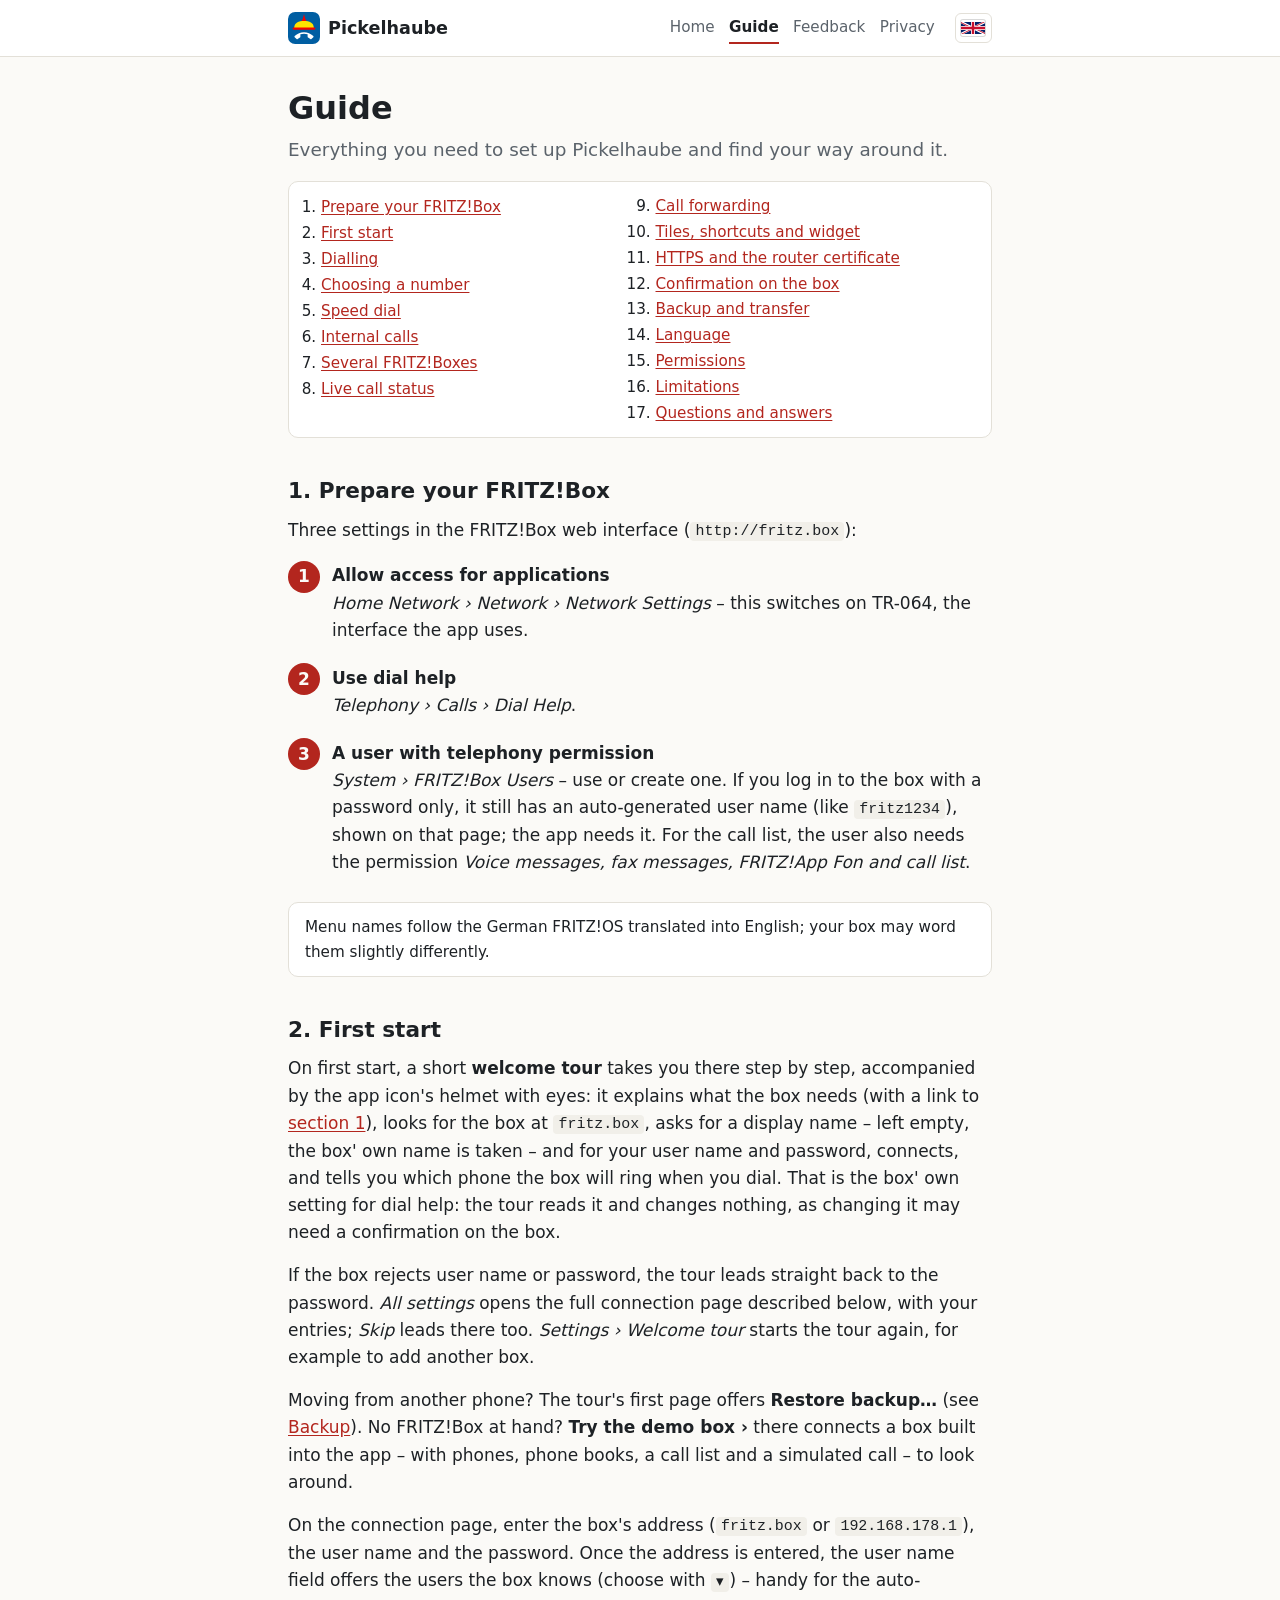
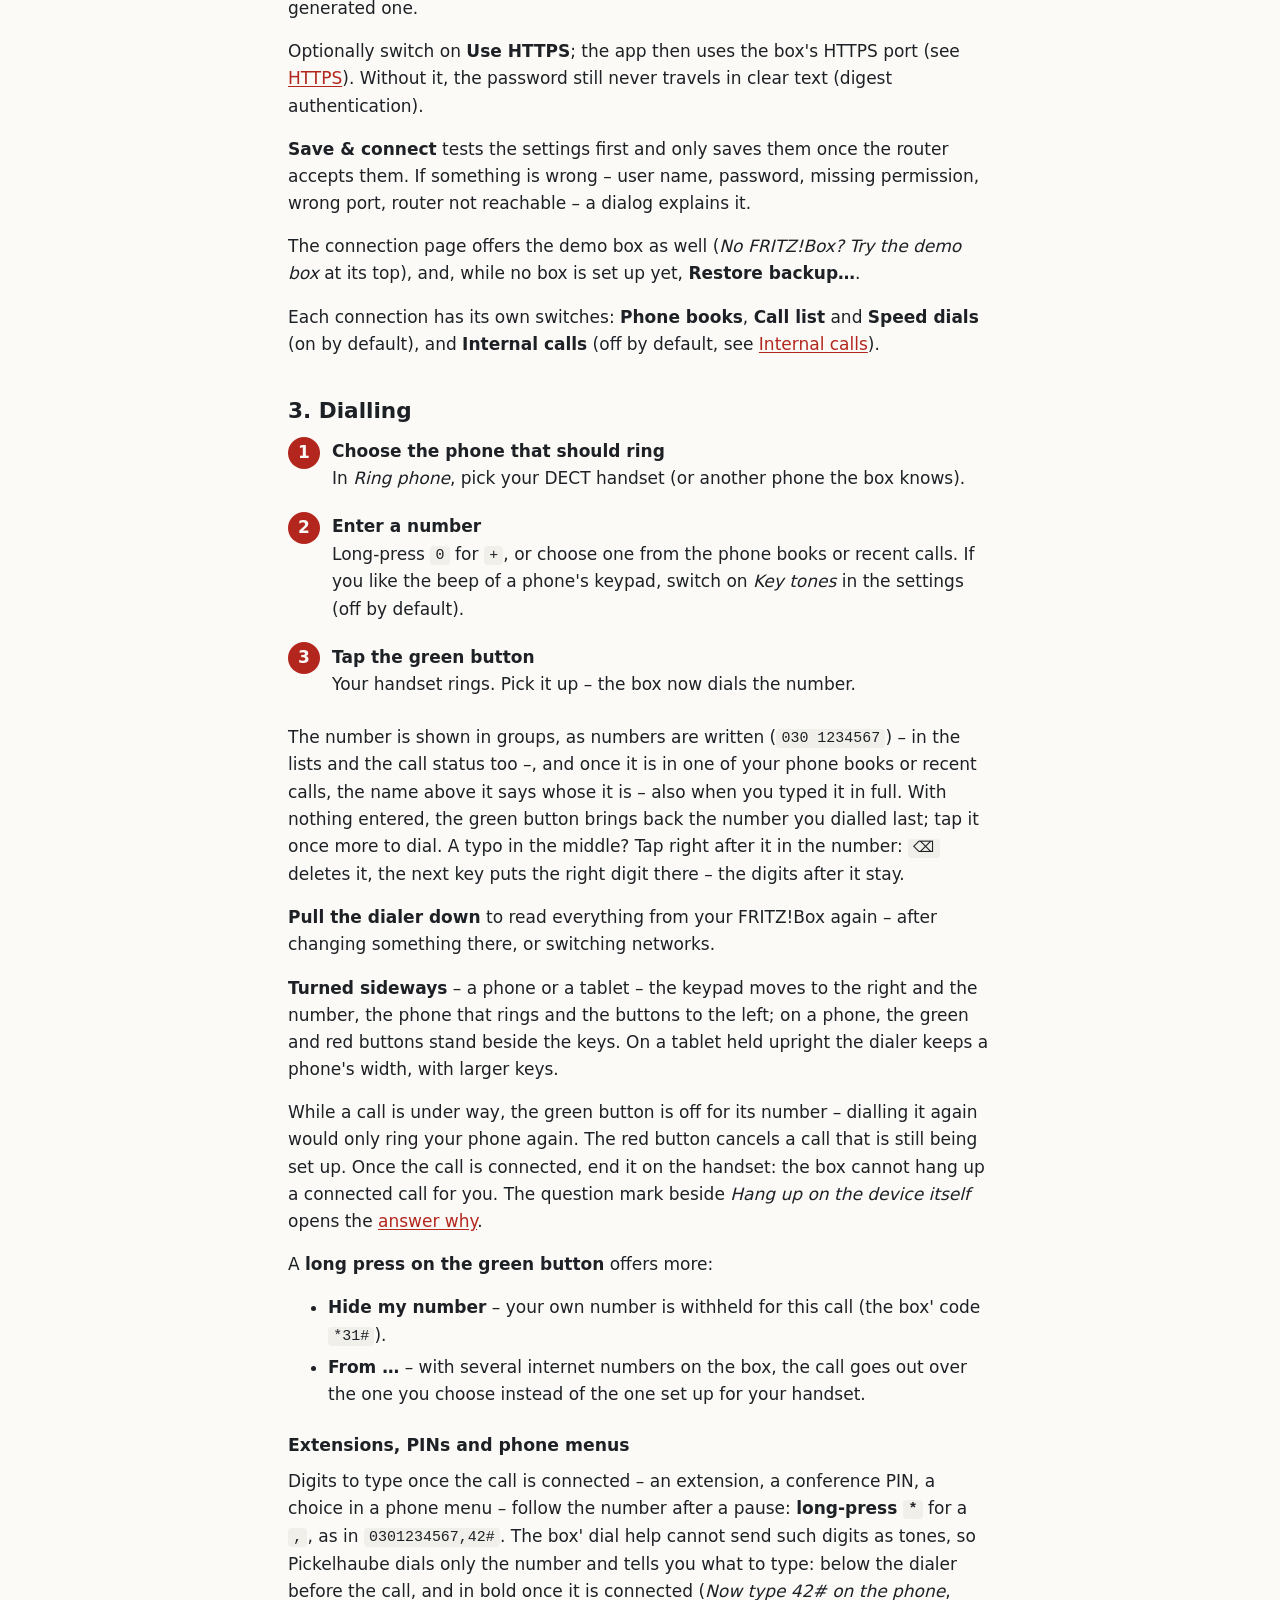
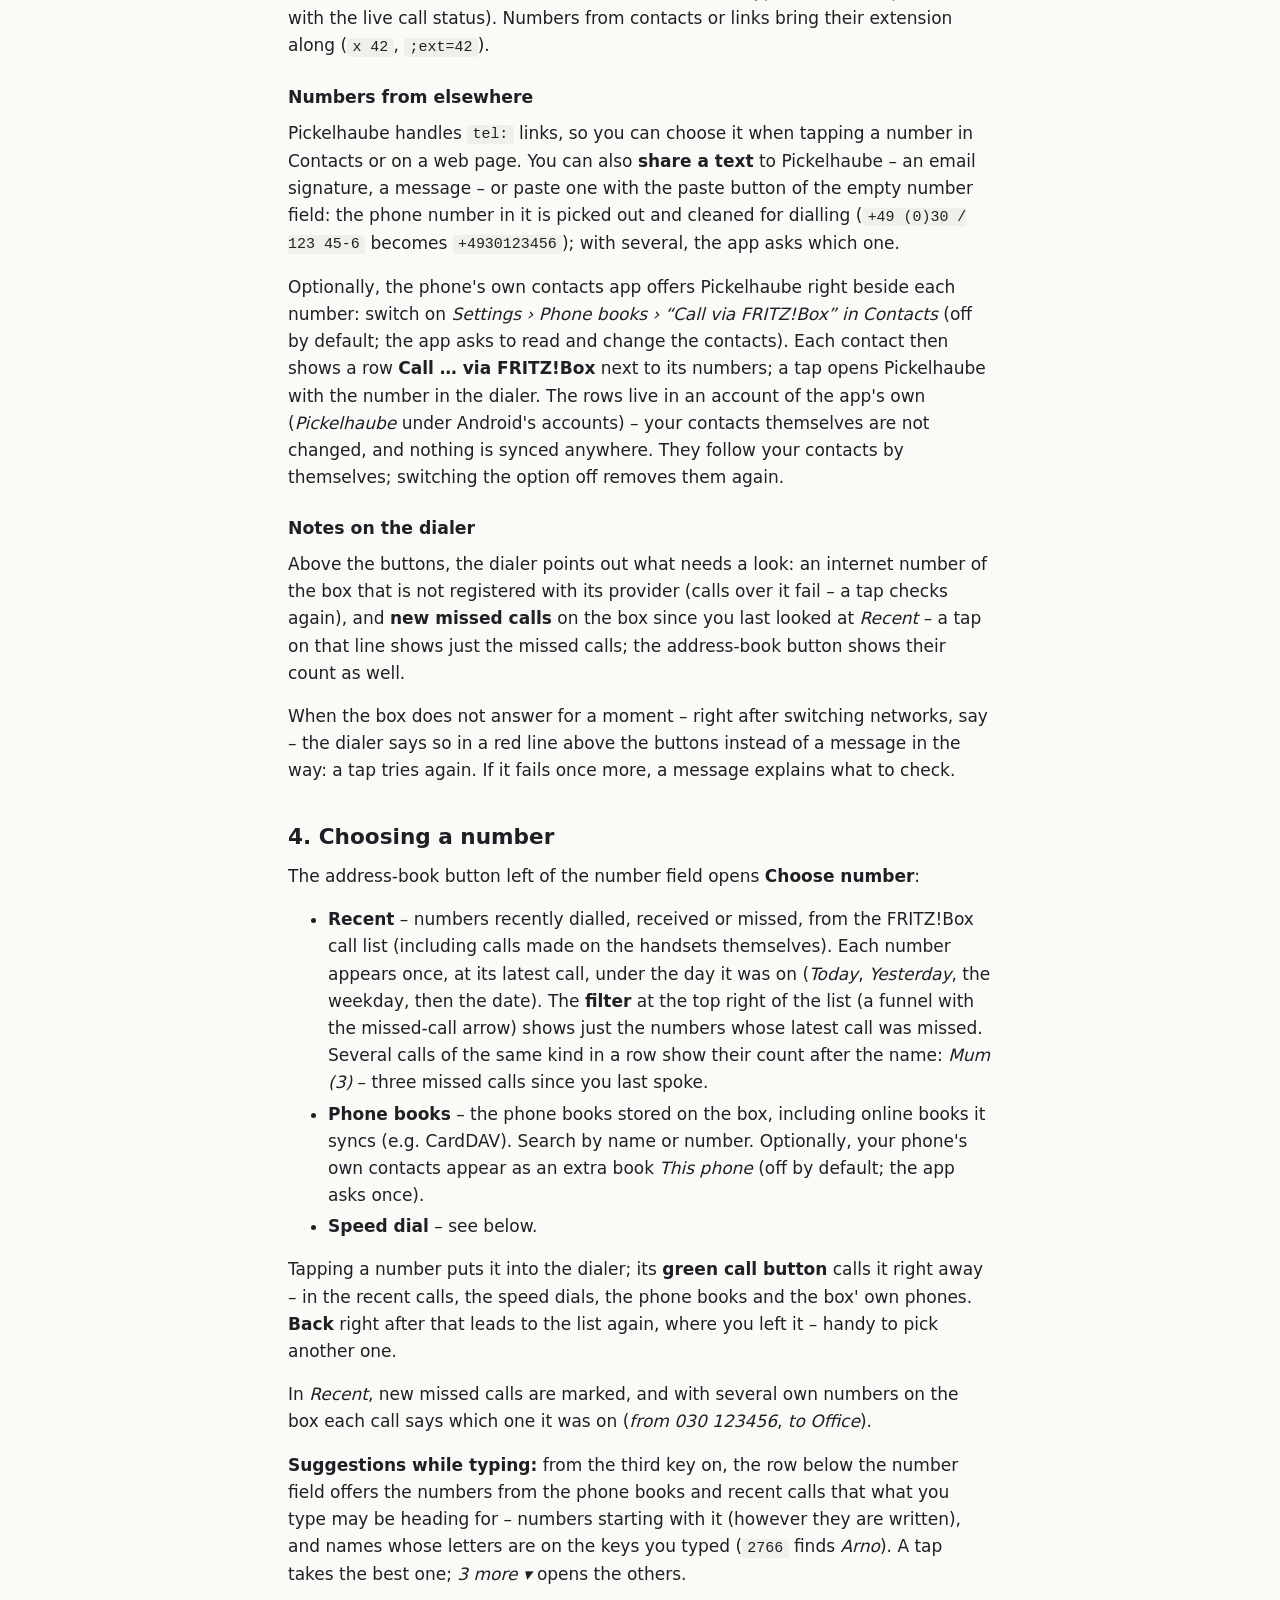
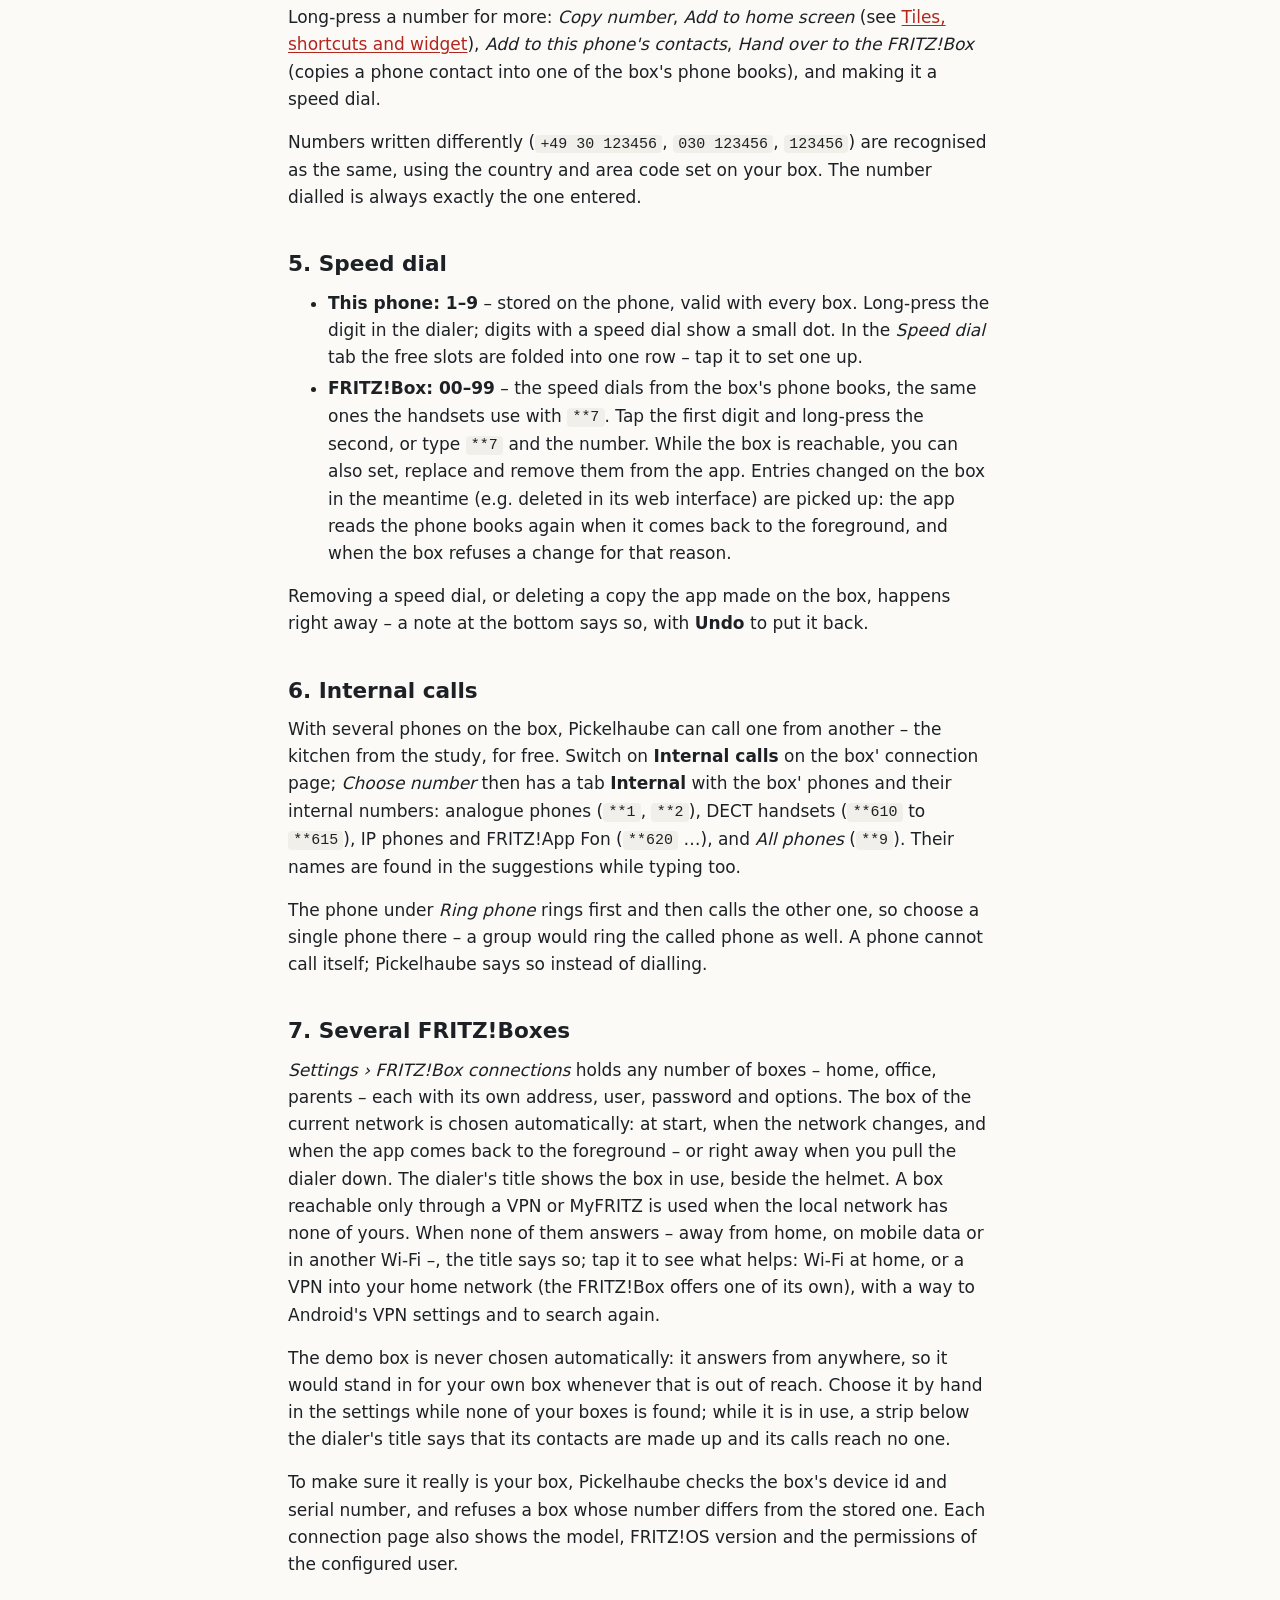
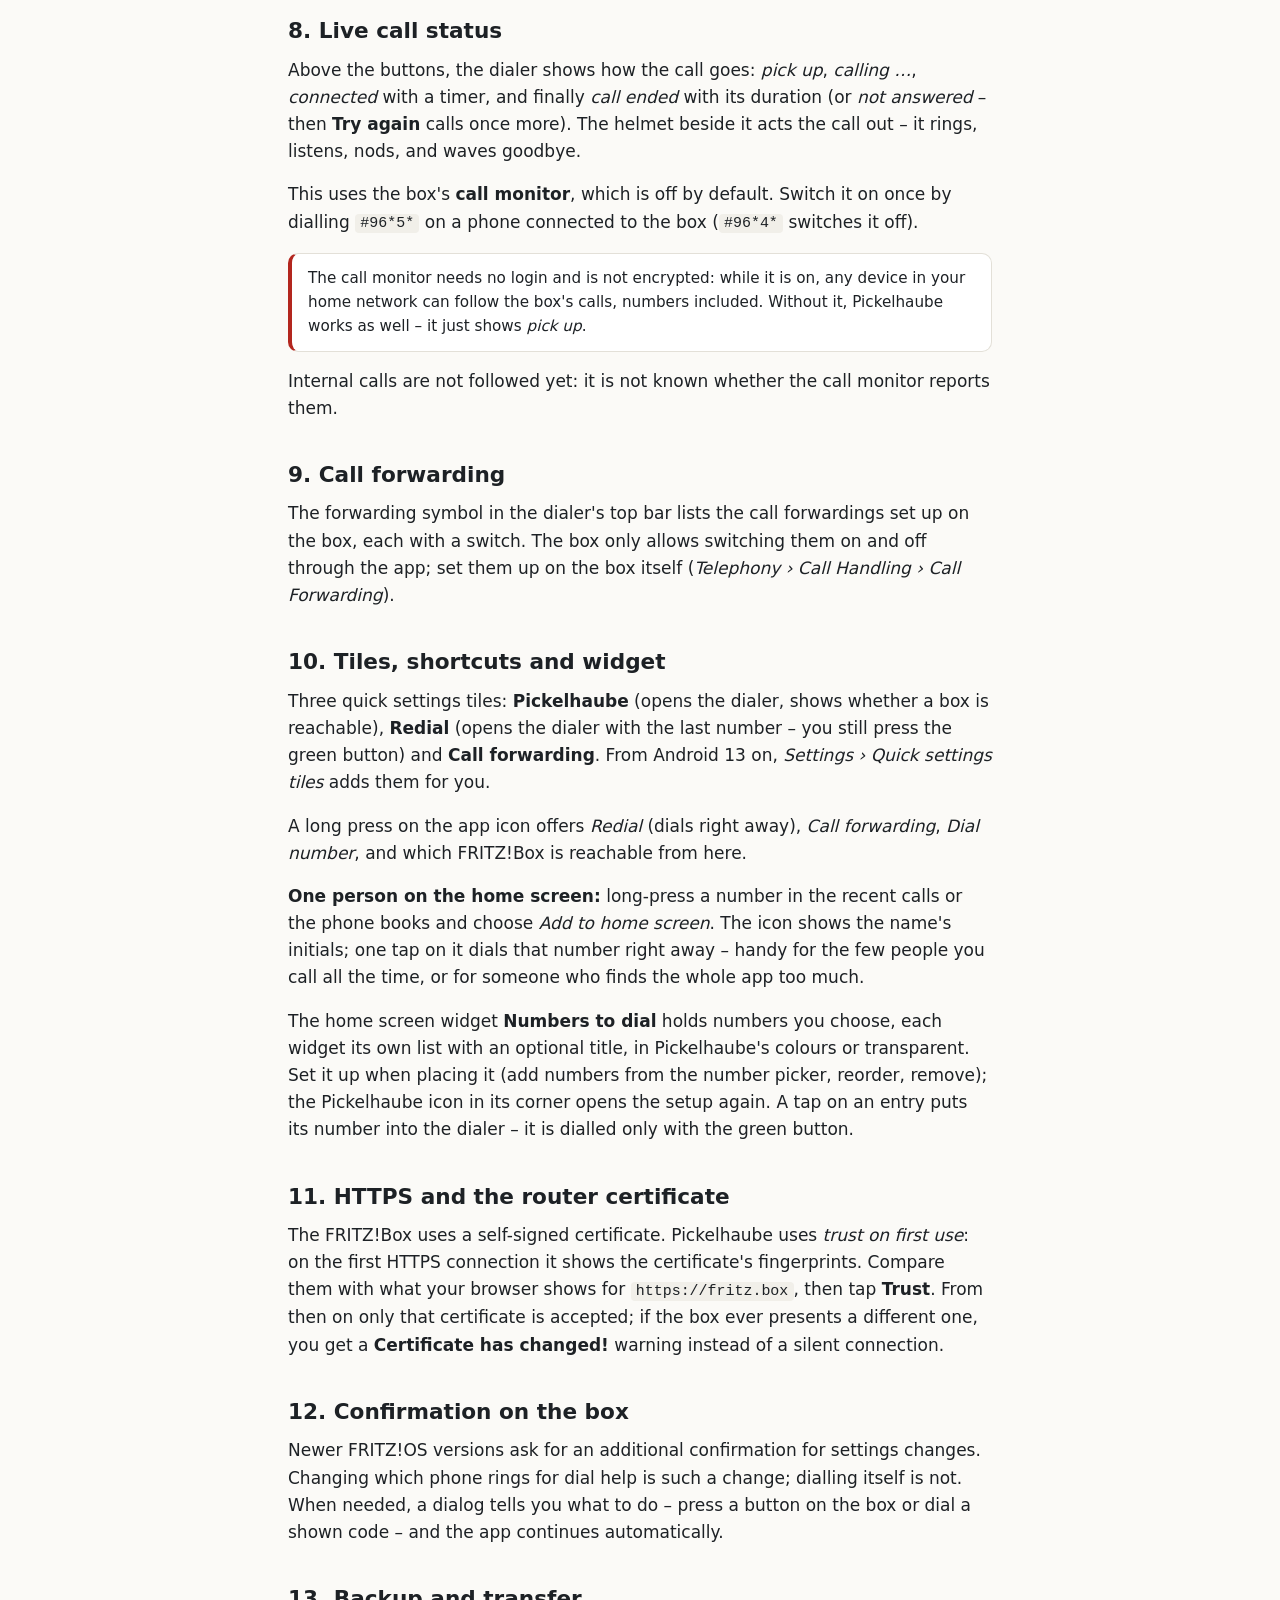
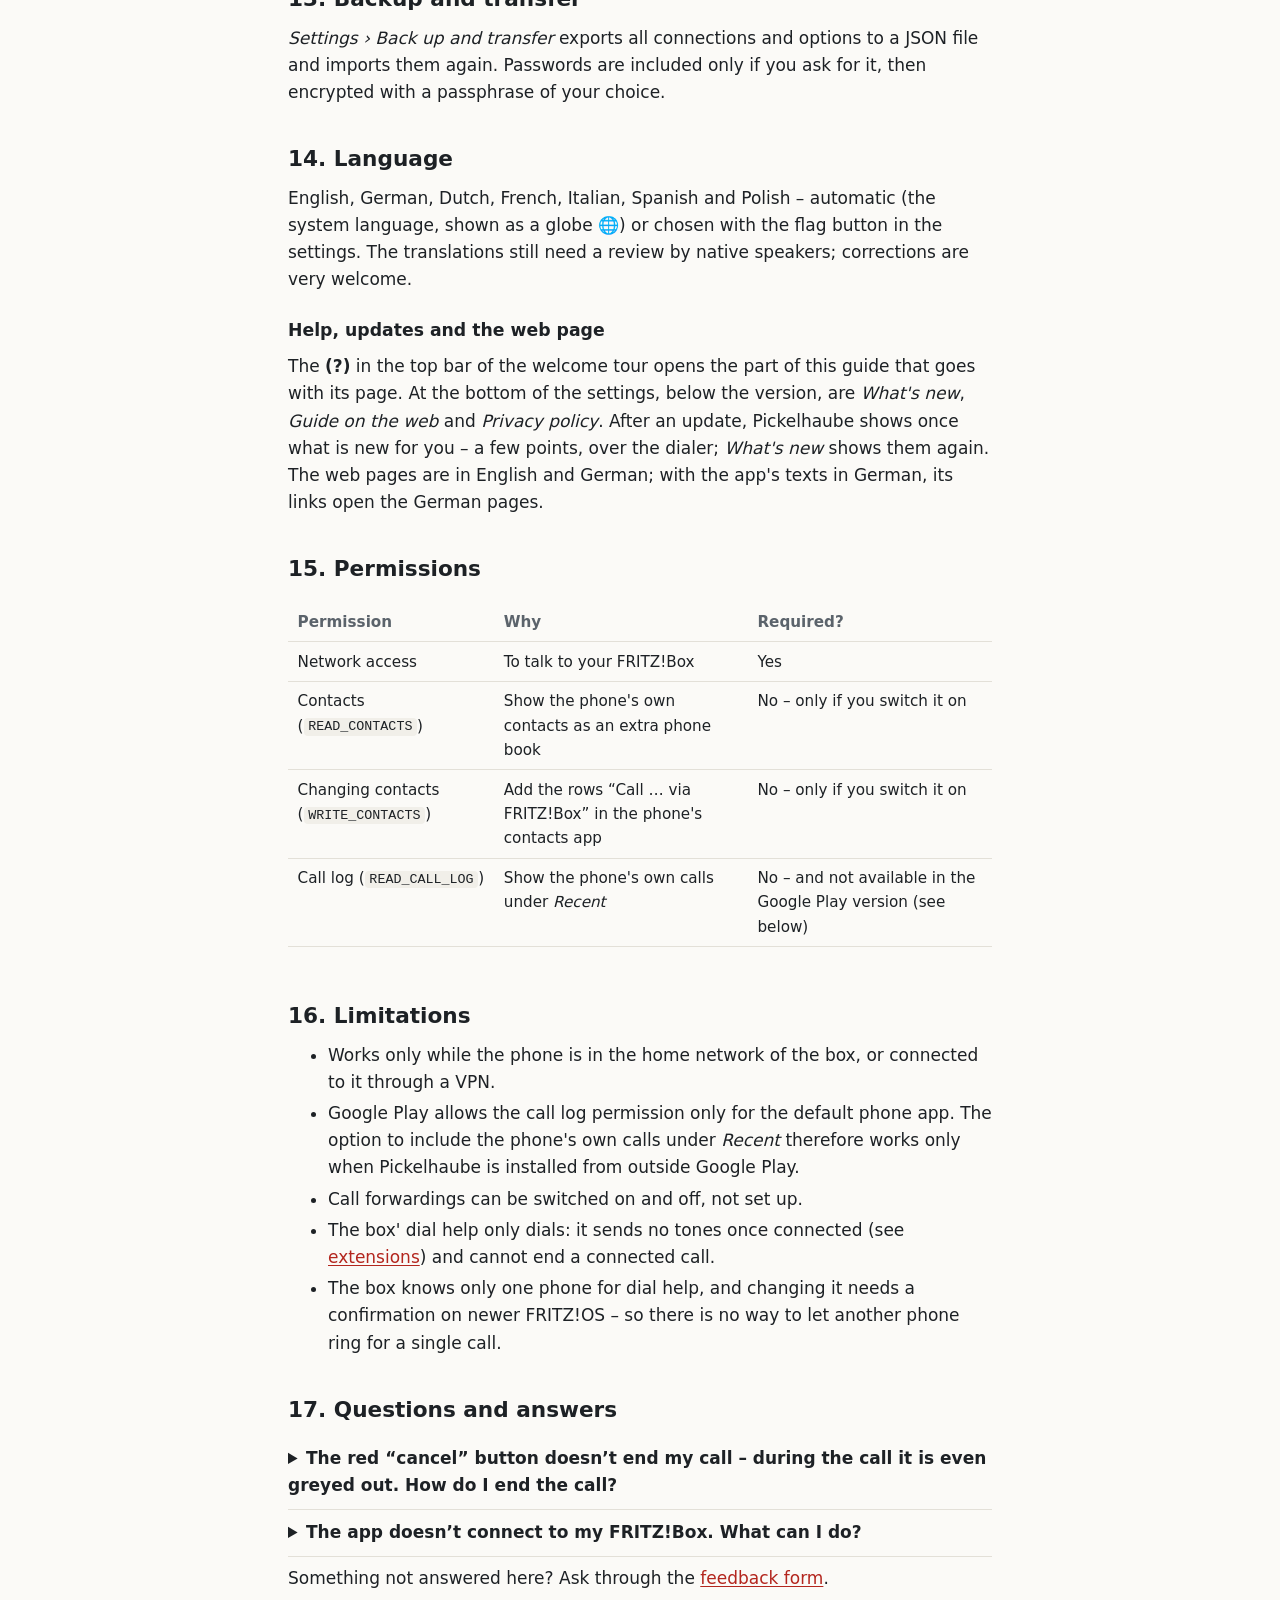
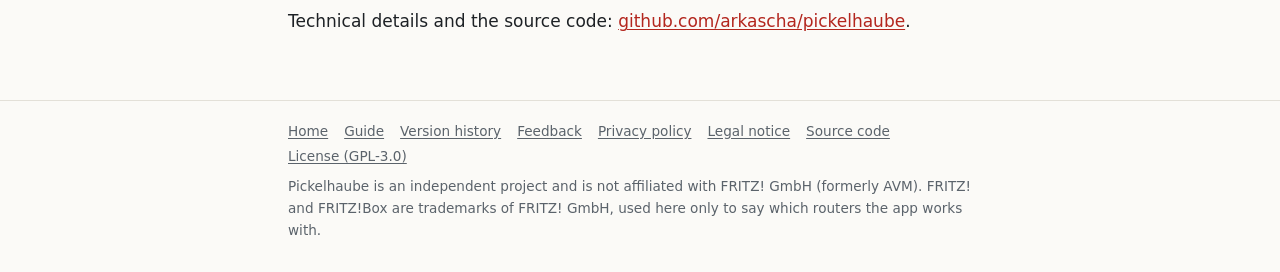
<file: docs/web/guide.html>
<!doctype html>
<html lang="en">
<head>
  <meta charset="utf-8">
  <meta name="viewport" content="width=device-width, initial-scale=1">
  <title>Guide – Pickelhaube</title>
  <meta name="description" content="How to set up your FRITZ!Box and use Pickelhaube: dial help, phone books, recent calls, speed dial, call forwarding, several boxes, HTTPS.">
  <!-- The same page in German; search engines show the one in the reader's language. -->
  <link rel="alternate" hreflang="en" href="https://www.rustygnome.org/pickelhaube/guide.html">
  <link rel="alternate" hreflang="de" href="https://www.rustygnome.org/pickelhaube/guide.de.html">
  <link rel="alternate" hreflang="x-default" href="https://www.rustygnome.org/pickelhaube/guide.html">
  <!-- Link previews (Open Graph): what a forum, messenger or social network shows for a link to this page. -->
  <meta property="og:type" content="website">
  <meta property="og:site_name" content="Pickelhaube">
  <meta property="og:locale" content="en_GB">
  <meta property="og:title" content="Guide – Pickelhaube">
  <meta property="og:description" content="How to set up your FRITZ!Box and use Pickelhaube: dial help, phone books, recent calls, speed dial, call forwarding, several boxes, HTTPS.">
  <meta property="og:url" content="https://www.rustygnome.org/pickelhaube/guide.html">
  <meta property="og:image" content="https://www.rustygnome.org/pickelhaube/preview.png">
  <meta property="og:image:width" content="1024">
  <meta property="og:image:height" content="500">
  <meta property="og:image:alt" content="Pickelhaube: pick the number on your smartphone – your FRITZ!Box phone makes the call.">
  <meta name="twitter:card" content="summary_large_image">
  <!-- Icons: PNG for browsers without SVG icons and for home screens (iOS takes the square apple-touch-icon and rounds it itself); the SVG comes last, so browsers that can use it prefer it. -->
  <link rel="icon" href="favicon-32.png" type="image/png" sizes="32x32">
  <link rel="icon" href="icon-192.png" type="image/png" sizes="192x192">
  <link rel="icon" href="logo.svg" type="image/svg+xml">
  <link rel="apple-touch-icon" href="apple-touch-icon.png">
  <link rel="stylesheet" href="style.css?v=4">
</head>
<body>
<header class="site">
  <div class="wrap">
    <a class="brand" href="./"><img src="logo.svg" alt="">Pickelhaube</a>
    <nav class="main" aria-label="Main">
      <a href="./">Home</a>
      <a href="guide.html" aria-current="page">Guide</a>
      <a href="feedback.html">Feedback</a>
      <a href="privacy-policy.html">Privacy</a>
    </nav>
    <!-- The page in the other language: a flag menu, as in the app's settings (menu.js closes it on a click elsewhere). -->
    <details class="lang">
      <summary aria-label="Language: English" title="Language"><img src="flag-gb.svg" alt="" width="24" height="16"></summary>
      <ul>
          <li><a href="guide.html" lang="en" aria-current="true"><img src="flag-gb.svg" alt="" width="24" height="16">English</a></li>
          <li><a href="guide.de.html" lang="de" hreflang="de"><img src="flag-de.svg" alt="" width="24" height="16">Deutsch</a></li>
      </ul>
    </details>
  </div>
</header>

<main class="wrap">
  <h1>Guide</h1>
  <p class="lead">Everything you need to set up Pickelhaube and find your way around it.</p>

  <ol class="toc">
    <li><a href="#prepare">Prepare your FRITZ!Box</a></li>
    <li><a href="#first-start">First start</a></li>
    <li><a href="#dialling">Dialling</a></li>
    <li><a href="#numbers">Choosing a number</a></li>
    <li><a href="#speed-dial">Speed dial</a></li>
    <li><a href="#internal">Internal calls</a></li>
    <li><a href="#boxes">Several FRITZ!Boxes</a></li>
    <li><a href="#status">Live call status</a></li>
    <li><a href="#forwarding">Call forwarding</a></li>
    <li><a href="#shortcuts">Tiles, shortcuts and widget</a></li>
    <li><a href="#https">HTTPS and the router certificate</a></li>
    <li><a href="#confirm">Confirmation on the box</a></li>
    <li><a href="#backup">Backup and transfer</a></li>
    <li><a href="#language">Language</a></li>
    <li><a href="#permissions">Permissions</a></li>
    <li><a href="#limits">Limitations</a></li>
    <li><a href="#faq">Questions and answers</a></li>
  </ol>

  <h2 id="prepare">1. Prepare your FRITZ!Box</h2>
  <p>Three settings in the FRITZ!Box web interface (<code>http://fritz.box</code>):</p>
  <ol class="steps">
    <li><strong>Allow access for applications</strong>
      <em>Home Network › Network › Network Settings</em> – this switches on TR-064, the interface the app uses.</li>
    <li><strong>Use dial help</strong>
      <em>Telephony › Calls › Dial Help</em>.</li>
    <li><strong>A user with telephony permission</strong>
      <em>System › FRITZ!Box Users</em> – use or create one. If you log in to the box with a password only,
      it still has an auto-generated user name (like <code>fritz1234</code>), shown on that page; the app needs it.
      For the call list, the user also needs the permission <em>Voice messages, fax messages, FRITZ!App Fon and call list</em>.</li>
  </ol>
  <p class="note">Menu names follow the German FRITZ!OS translated into English; your box may word them slightly differently.</p>

  <h2 id="first-start">2. First start</h2>
  <p>On first start, a short <strong>welcome tour</strong> takes you there step by step, accompanied by the app icon's
    helmet with eyes: it explains what the box needs (with a link to <a href="#prepare">section 1</a>), looks for the box at
    <code>fritz.box</code>, asks for a display name – left empty, the box' own name is taken – and for your user name and
    password, connects, and tells you which phone the box will ring when you dial. That is the box' own setting for dial
    help: the tour reads it and changes nothing, as changing it may need a confirmation on the box.</p>
  <p>If the box rejects user name or password, the tour leads straight back to the password. <em>All settings</em>
    opens the full connection page described below, with your entries; <em>Skip</em> leads there too.
    <em>Settings › Welcome tour</em> starts the tour again, for example to add another box.</p>
  <p>Moving from another phone? The tour's first page offers <strong>Restore backup…</strong> (see <a href="#backup">Backup</a>).
    No FRITZ!Box at hand? <strong>Try the demo box ›</strong> there connects a box built into the app – with phones,
    phone books, a call list and a simulated call – to look around.</p>
  <p>On the connection page, enter the box's address (<code>fritz.box</code> or <code>192.168.178.1</code>), the user name and the password.
    Once the address is entered, the user name field offers the users the box knows (choose with <kbd>▾</kbd>) – handy for
    the auto-generated one.</p>
  <p>Optionally switch on <strong>Use HTTPS</strong>; the app then uses the box's HTTPS port
    (see <a href="#https">HTTPS</a>). Without it, the password still never travels in clear text (digest authentication).</p>
  <p><strong>Save &amp; connect</strong> tests the settings first and only saves them once the router accepts them.
    If something is wrong – user name, password, missing permission, wrong port, router not reachable – a dialog explains it.</p>
  <p>The connection page offers the demo box as well (<em>No FRITZ!Box? Try the demo box</em> at its top), and, while no
    box is set up yet, <strong>Restore backup…</strong>.</p>
  <p>Each connection has its own switches: <strong>Phone books</strong>, <strong>Call list</strong> and
    <strong>Speed dials</strong> (on by default), and <strong>Internal calls</strong> (off by default, see
    <a href="#internal">Internal calls</a>).</p>

  <h2 id="dialling">3. Dialling</h2>
  <ol class="steps">
    <li><strong>Choose the phone that should ring</strong> In <em>Ring phone</em>, pick your DECT handset (or another phone the box knows).</li>
    <li><strong>Enter a number</strong> Long-press <kbd>0</kbd> for <kbd>+</kbd>, or choose one from the phone books or recent calls.
      If you like the beep of a phone's keypad, switch on <em>Key tones</em> in the settings (off by default).</li>
    <li><strong>Tap the green button</strong> Your handset rings. Pick it up – the box now dials the number.</li>
  </ol>
  <p>The number is shown in groups, as numbers are written (<code>030 1234567</code>) – in the lists and the call status too –, and once it is in one of your phone
    books or recent calls, the name above it says whose it is – also when you typed it in full.
    With nothing entered, the green button brings back the number you dialled last; tap it once more to dial.
    A typo in the middle? Tap right after it in the number: <kbd>⌫</kbd> deletes it, the next key puts the right digit
    there – the digits after it stay.</p>
  <p><strong>Pull the dialer down</strong> to read everything from your FRITZ!Box again – after changing something there,
    or switching networks.</p>
  <p><strong>Turned sideways</strong> – a phone or a tablet – the keypad moves to the right and the number, the phone that
    rings and the buttons to the left; on a phone, the green and red buttons stand beside the keys. On a tablet held
    upright the dialer keeps a phone's width, with larger keys.</p>
  <p>While a call is under way, the green button is off for its number – dialling it again would only ring your phone again.
    The red button cancels a call that is still being set up. Once the call is connected, end it on the handset:
    the box cannot hang up a connected call for you. The question mark beside <em>Hang up on the device itself</em> opens
    the <a href="#faq-end-call">answer why</a>.</p>
  <p>A <strong>long press on the green button</strong> offers more:</p>
  <ul>
    <li><strong>Hide my number</strong> – your own number is withheld for this call (the box' code <code>*31#</code>).</li>
    <li><strong>From …</strong> – with several internet numbers on the box, the call goes out over the one you choose
      instead of the one set up for your handset.</li>
  </ul>
  <h3>Extensions, PINs and phone menus</h3>
  <p>Digits to type once the call is connected – an extension, a conference PIN, a choice in a phone menu – follow the
    number after a pause: <strong>long-press <kbd>*</kbd></strong> for a <kbd>,</kbd>, as in <code>0301234567,42#</code>.
    The box' dial help cannot send such digits as tones, so Pickelhaube dials only the number and tells you what to type:
    below the dialer before the call, and in bold once it is connected (<em>Now type 42# on the phone</em>, with the
    live call status). Numbers from contacts or links bring their extension along (<code>x 42</code>, <code>;ext=42</code>).</p>
  <h3>Numbers from elsewhere</h3>
  <p>Pickelhaube handles <code>tel:</code> links, so you can choose it when tapping a number in Contacts or on a web page.
    You can also <strong>share a text</strong> to Pickelhaube – an email signature, a message – or paste one with the paste
    button of the empty number field: the phone number in it is picked out and cleaned for dialling
    (<code>+49 (0)30 / 123 45-6</code> becomes <code>+4930123456</code>); with several, the app asks which one.</p>
  <p>Optionally, the phone's own contacts app offers Pickelhaube right beside each number: switch on
    <em>Settings › Phone books › “Call via FRITZ!Box” in Contacts</em> (off by default; the app asks to read and change
    the contacts). Each contact then shows a row <strong>Call … via FRITZ!Box</strong> next to its numbers; a tap opens
    Pickelhaube with the number in the dialer. The rows live in an account of the app's own (<em>Pickelhaube</em> under
    Android's accounts) – your contacts themselves are not changed, and nothing is synced anywhere. They follow your
    contacts by themselves; switching the option off removes them again.</p>
  <h3>Notes on the dialer</h3>
  <p>Above the buttons, the dialer points out what needs a look: an internet number of the box that is not registered
    with its provider (calls over it fail – a tap checks again), and <strong>new missed calls</strong> on the box since you
    last looked at <em>Recent</em> – a tap on that line shows just the missed calls; the address-book button shows their count as well.</p>
  <p>When the box does not answer for a moment – right after switching networks, say – the dialer says so in a red line
    above the buttons instead of a message in the way: a tap tries again. If it fails once more, a message explains what to check.</p>

  <h2 id="numbers">4. Choosing a number</h2>
  <p>The address-book button left of the number field opens <strong>Choose number</strong>:</p>
  <ul>
    <li><strong>Recent</strong> – numbers recently dialled, received or missed, from the FRITZ!Box call list
      (including calls made on the handsets themselves). Each number appears once, at its latest call, under the day it
      was on (<em>Today</em>, <em>Yesterday</em>, the weekday, then the date). The <strong>filter</strong> at the top right of the list (a funnel
      with the missed-call arrow) shows just the numbers whose latest call was missed. Several calls of the same kind in a
      row show their count after the name: <em>Mum (3)</em> – three missed calls since you last spoke.</li>
    <li><strong>Phone books</strong> – the phone books stored on the box, including online books it syncs (e.g. CardDAV).
      Search by name or number. Optionally, your phone's own contacts appear as an extra book <em>This phone</em>
      (off by default; the app asks once).</li>
    <li><strong>Speed dial</strong> – see below.</li>
  </ul>
  <p>Tapping a number puts it into the dialer; its <strong>green call button</strong> calls it right away – in the recent calls, the speed dials, the phone books and the box' own phones.
    <strong>Back</strong> right after that leads to the list again, where you
    left it – handy to pick another one.</p>
  <p>In <em>Recent</em>, new missed calls are marked, and with several own numbers on the box each call says which one it
    was on (<em>from 030 123456</em>, <em>to Office</em>).</p>
  <p><strong>Suggestions while typing:</strong> from the third key on, the row below the number field offers the
    numbers from the phone books and recent calls that what you type may be heading for – numbers starting with it
    (however they are written), and names whose letters are on the keys you typed (<kbd>2766</kbd> finds <em>Arno</em>).
    A tap takes the best one; <em>3 more ▾</em> opens the others.</p>
  <p>Long-press a number for more: <em>Copy number</em>, <em>Add to home screen</em> (see <a href="#shortcuts">Tiles, shortcuts
    and widget</a>), <em>Add to this phone's contacts</em>, <em>Hand over to the FRITZ!Box</em>
    (copies a phone contact into one of the box's phone books), and making it a speed dial.</p>
  <p>Numbers written differently (<code>+49 30 123456</code>, <code>030 123456</code>, <code>123456</code>) are
    recognised as the same, using the country and area code set on your box. The number dialled is always exactly the one entered.</p>

  <h2 id="speed-dial">5. Speed dial</h2>
  <ul>
    <li><strong>This phone: 1–9</strong> – stored on the phone, valid with every box. Long-press the digit in the dialer;
      digits with a speed dial show a small dot. In the <em>Speed dial</em> tab the free slots are folded into one row –
      tap it to set one up.</li>
    <li><strong>FRITZ!Box: 00–99</strong> – the speed dials from the box's phone books, the same ones the handsets use with <code>**7</code>.
      Tap the first digit and long-press the second, or type <code>**7</code> and the number. While the box is reachable,
      you can also set, replace and remove them from the app. Entries changed on the box in the meantime
      (e.g. deleted in its web interface) are picked up: the app reads the phone books again when it comes back to
      the foreground, and when the box refuses a change for that reason.</li>
  </ul>
  <p>Removing a speed dial, or deleting a copy the app made on the box, happens right away – a note at the bottom
    says so, with <strong>Undo</strong> to put it back.</p>

  <h2 id="internal">6. Internal calls</h2>
  <p>With several phones on the box, Pickelhaube can call one from another – the kitchen from the study, for free.
    Switch on <strong>Internal calls</strong> on the box' connection page; <em>Choose number</em> then has a tab
    <strong>Internal</strong> with the box' phones and their internal numbers: analogue phones (<code>**1</code>,
    <code>**2</code>), DECT handsets (<code>**610</code> to <code>**615</code>), IP phones and FRITZ!App Fon
    (<code>**620</code> …), and <em>All phones</em> (<code>**9</code>). Their names are found in the suggestions while typing too.</p>
  <p>The phone under <em>Ring phone</em> rings first and then calls the other one, so choose a single phone there –
    a group would ring the called phone as well. A phone cannot call itself; Pickelhaube says so instead of dialling.</p>

  <h2 id="boxes">7. Several FRITZ!Boxes</h2>
  <p><em>Settings › FRITZ!Box connections</em> holds any number of boxes – home, office, parents – each with its own
    address, user, password and options. The box of the current network is chosen automatically: at start, when
    the network changes, and when the app comes back to the foreground – or right away when you pull the dialer down.
    The dialer's title shows the box in use, beside the helmet. A box reachable only through a VPN or MyFRITZ
    is used when the local network has none of yours. When none of them answers – away from home, on mobile data or in
    another Wi-Fi –, the title says so; tap it to see what helps: Wi-Fi at home, or a VPN into your home network
    (the FRITZ!Box offers one of its own), with a way to Android's VPN settings and to search again.</p>
  <p>The demo box is never chosen automatically: it answers from anywhere, so it would stand in for your own box
    whenever that is out of reach. Choose it by hand in the settings while none of your boxes is found; while it is in use,
    a strip below the dialer's title says that its contacts are made up and its calls reach no one.</p>
  <p>To make sure it really is your box, Pickelhaube checks the box's device id and serial number, and refuses a
    box whose number differs from the stored one. Each connection page also shows the model, FRITZ!OS version and the
    permissions of the configured user.</p>

  <h2 id="status">8. Live call status</h2>
  <p>Above the buttons, the dialer shows how the call goes: <em>pick up</em>, <em>calling …</em>, <em>connected</em> with
    a timer, and finally <em>call ended</em> with its duration (or <em>not answered</em> – then <strong>Try again</strong> calls once more). The helmet beside it acts
    the call out – it rings, listens, nods, and waves goodbye.</p>
  <p>This uses the box's <strong>call monitor</strong>, which is off by default. Switch it on once by dialling
    <code>#96*5*</code> on a phone connected to the box (<code>#96*4*</code> switches it off).</p>
  <p class="note warn">The call monitor needs no login and is not encrypted: while it is on, any device in your home network can
    follow the box's calls, numbers included. Without it, Pickelhaube works as well – it just shows <em>pick up</em>.</p>
  <p>Internal calls are not followed yet: it is not known whether the call monitor reports them.</p>

  <h2 id="forwarding">9. Call forwarding</h2>
  <p>The forwarding symbol in the dialer's top bar lists the call forwardings set up on the box, each with a switch.
    The box only allows switching them on and off through the app; set them up on the box itself
    (<em>Telephony › Call Handling › Call Forwarding</em>).</p>

  <h2 id="shortcuts">10. Tiles, shortcuts and widget</h2>
  <p>Three quick settings tiles: <strong>Pickelhaube</strong> (opens the dialer, shows whether a box is reachable),
    <strong>Redial</strong> (opens the dialer with the last number – you still press the green button) and
    <strong>Call forwarding</strong>. From Android 13 on, <em>Settings › Quick settings tiles</em> adds them for you.</p>
  <p>A long press on the app icon offers <em>Redial</em> (dials right away), <em>Call forwarding</em>,
    <em>Dial number</em>, and which FRITZ!Box is reachable from here.</p>
  <p><strong>One person on the home screen:</strong> long-press a number in the recent calls or the phone books and choose
    <em>Add to home screen</em>. The icon shows the name's initials; one tap on it dials that number right away – handy for
    the few people you call all the time, or for someone who finds the whole app too much.</p>
  <p>The home screen widget <strong>Numbers to dial</strong> holds numbers you choose, each widget its own list with an
    optional title, in Pickelhaube's colours or transparent. Set it up when placing it (add numbers from the number picker,
    reorder, remove); the Pickelhaube icon in its corner opens the setup again. A tap on an entry puts its number into
    the dialer – it is dialled only with the green button.</p>

  <h2 id="https">11. HTTPS and the router certificate</h2>
  <p>The FRITZ!Box uses a self-signed certificate. Pickelhaube uses <em>trust on first use</em>: on the first HTTPS
    connection it shows the certificate's fingerprints. Compare them with what your browser shows for
    <code>https://fritz.box</code>, then tap <strong>Trust</strong>. From then on only that certificate is accepted; if the box
    ever presents a different one, you get a <strong>Certificate has changed!</strong> warning instead of a silent connection.</p>

  <h2 id="confirm">12. Confirmation on the box</h2>
  <p>Newer FRITZ!OS versions ask for an additional confirmation for settings changes. Changing which phone rings for
    dial help is such a change; dialling itself is not. When needed, a dialog tells you what to do – press a button on
    the box or dial a shown code – and the app continues automatically.</p>

  <h2 id="backup">13. Backup and transfer</h2>
  <p><em>Settings › Back up and transfer</em> exports all connections and options to a JSON file and imports them again.
    Passwords are included only if you ask for it, then encrypted with a passphrase of your choice.</p>

  <h2 id="language">14. Language</h2>
  <p>English, German, Dutch, French, Italian, Spanish and Polish – automatic (the system language, shown as a globe 🌐)
    or chosen with the flag button in the settings. The translations still need a review by native speakers; corrections are very welcome.</p>

  <h3>Help, updates and the web page</h3>
  <p>The <strong>(?)</strong> in the top bar of the welcome tour opens the part of this guide that goes with its page.
    At the bottom of the settings, below the version, are <em>What's new</em>, <em>Guide on the web</em> and
    <em>Privacy policy</em>. After an update, Pickelhaube shows once what is new for you – a few points, over the dialer;
    <em>What's new</em> shows them again. The web pages are in English and German; with the app's texts in German, its links open the German pages.</p>

  <h2 id="permissions">15. Permissions</h2>
  <div class="table-wrap">
    <table>
      <thead><tr><th>Permission</th><th>Why</th><th>Required?</th></tr></thead>
      <tbody>
        <tr><td>Network access</td><td>To talk to your FRITZ!Box</td><td>Yes</td></tr>
        <tr><td>Contacts (<code>READ_CONTACTS</code>)</td><td>Show the phone's own contacts as an extra phone book</td><td>No – only if you switch it on</td></tr>
        <tr><td>Changing contacts (<code>WRITE_CONTACTS</code>)</td><td>Add the rows “Call … via FRITZ!Box” in the phone's contacts app</td><td>No – only if you switch it on</td></tr>
        <tr><td>Call log (<code>READ_CALL_LOG</code>)</td><td>Show the phone's own calls under <em>Recent</em></td><td>No – and not available in the Google Play version (see below)</td></tr>
      </tbody>
    </table>
  </div>

  <h2 id="limits">16. Limitations</h2>
  <ul>
    <li>Works only while the phone is in the home network of the box, or connected to it through a VPN.</li>
    <li>Google Play allows the call log permission only for the default phone app. The option to include the phone's
      own calls under <em>Recent</em> therefore works only when Pickelhaube is installed from outside Google Play.</li>
    <li>Call forwardings can be switched on and off, not set up.</li>
    <li>The box' dial help only dials: it sends no tones once connected (see <a href="#dialling">extensions</a>) and cannot
      end a connected call.</li>
    <li>The box knows only one phone for dial help, and changing it needs a confirmation on newer FRITZ!OS – so there is
      no way to let another phone ring for a single call.</li>
  </ul>

  <h2 id="faq">17. Questions and answers</h2>
  <!-- The app links to the answers #faq-end-call and #faq-no-connection (WebPages.kt): keep these ids. -->
  <details id="faq-end-call">
    <summary>The red “cancel” button doesn’t end my call – during the call it is even greyed out. How do I end the call?</summary>
    <p>Hang up on the phone you are talking on – the headset, speakerphone or handset that rang – the same way as after
      any other call on it. Once you picked it up, the call no longer runs through your smartphone at all: it is a call of
      that phone on the FRITZ!Box.</p>
    <p>Pickelhaube dials for a phone attached to your FRITZ!Box: it sets up the call from there. Once the call is
      connected, that job is done, and the call is no longer in Pickelhaube’s hands. That’s why the red button can cancel
      a call only while it is being set up, and is greyed out once it is connected – the dialer then shows “Hang up on
      the device itself”. As always, the call also ends when the other side hangs up.</p>
  </details>
  <details id="faq-no-connection">
    <summary>The app doesn’t connect to my FRITZ!Box. What can I do?</summary>
    <p>When connecting fails, a dialog says why – that is the best place to start. These are the usual causes,
      the most frequent first:</p>
    <ul>
      <li><strong>The router is not a FRITZ!Box.</strong> Many homes have a router of another make, often one supplied
        by the internet provider. Pickelhaube needs the interface for apps that only a FRITZ!Box offers (TR-064), so it
        cannot work with other routers. Check the name on the device, or open <code>http://fritz.box</code> in the
        phone’s browser: if no FRITZ!Box login page appears, the router is most likely not one. If you have a FRITZ!Box
        behind another router, see the point on the address below.</li>
      <li><strong>The phone is not in the box’s home network.</strong> It has to be in the Wi-Fi of that box – not on
        mobile data, and not in its guest Wi-Fi, which keeps devices away from the box itself. Away from home, a VPN
        into the home network helps (see <a href="#boxes">Several FRITZ!Boxes</a>).</li>
      <li><strong>“Allow access for applications” is off.</strong> Without it, the box doesn’t answer apps at all:
        <em>Home Network › Network › Network Settings</em> (see <a href="#prepare">Prepare your FRITZ!Box</a>).</li>
      <li><strong>The user name is wrong or missing.</strong> If you log in to the box with a password only, it still
        has a user name made by the box, like <code>fritz1234</code>. It is shown under <em>System › FRITZ!Box Users</em>,
        and the app offers it in the user name field (<kbd>▾</kbd>).</li>
      <li><strong>Too many wrong passwords.</strong> After failed logins the box refuses further attempts for a while.
        Wait a few minutes before trying again.</li>
      <li><strong>The address doesn’t lead to the box.</strong> <code>fritz.box</code> works only where the FRITZ!Box
        answers for it. If another router, a mesh system or your own DNS server stands in between, enter the box’s IP
        address instead – <code>192.168.178.1</code>, unless it was changed on the box.</li>
      <li><strong>HTTPS.</strong> If <em>Use HTTPS</em> is on, try once without it; the password is still not sent in
        clear text. If that works, see <a href="#https">HTTPS</a> for the port and the certificate.</li>
    </ul>
    <p>Still no luck? The dialog’s <em>Technical details</em> can be copied – send them through the <a href="feedback.html">feedback form</a>.
      They never contain your password; phone numbers in them you can replace with <code>x</code>.</p>
  </details>

  <p>Something not answered here? Ask through the <a href="feedback.html">feedback form</a>.</p>

  <p>Technical details and the source code: <a href="https://github.com/arkascha/pickelhaube">github.com/arkascha/pickelhaube</a>.</p>
</main>

<footer class="site">
  <div class="wrap">
    <nav aria-label="Footer">
      <a href="./">Home</a>
      <a href="guide.html">Guide</a>
      <a href="changes.html">Version history</a>
      <a href="feedback.html">Feedback</a>
      <a href="privacy-policy.html">Privacy policy</a>
      <a href="legal-notice.html">Legal notice</a>
      <a href="https://github.com/arkascha/pickelhaube">Source code</a>
      <a href="https://github.com/arkascha/pickelhaube/blob/main/LICENSE">License (GPL-3.0)</a>
    </nav>
    <p>Pickelhaube is an independent project and is not affiliated with FRITZ! GmbH (formerly AVM).
      FRITZ! and FRITZ!Box are trademarks of FRITZ! GmbH, used here only to say which routers the app works with.</p>
  </div>
</footer>
<script>
  // A link to one answer (guide.html#faq-…) opens it.
  function openAnswer() {
    var target = location.hash && document.getElementById(location.hash.slice(1));
    if (target && target.tagName === 'DETAILS') target.open = true;
  }
  openAnswer();
  window.addEventListener('hashchange', openAnswer);
</script>
<script src="menu.js?v=3" defer></script>
</body>
</html>
</file>
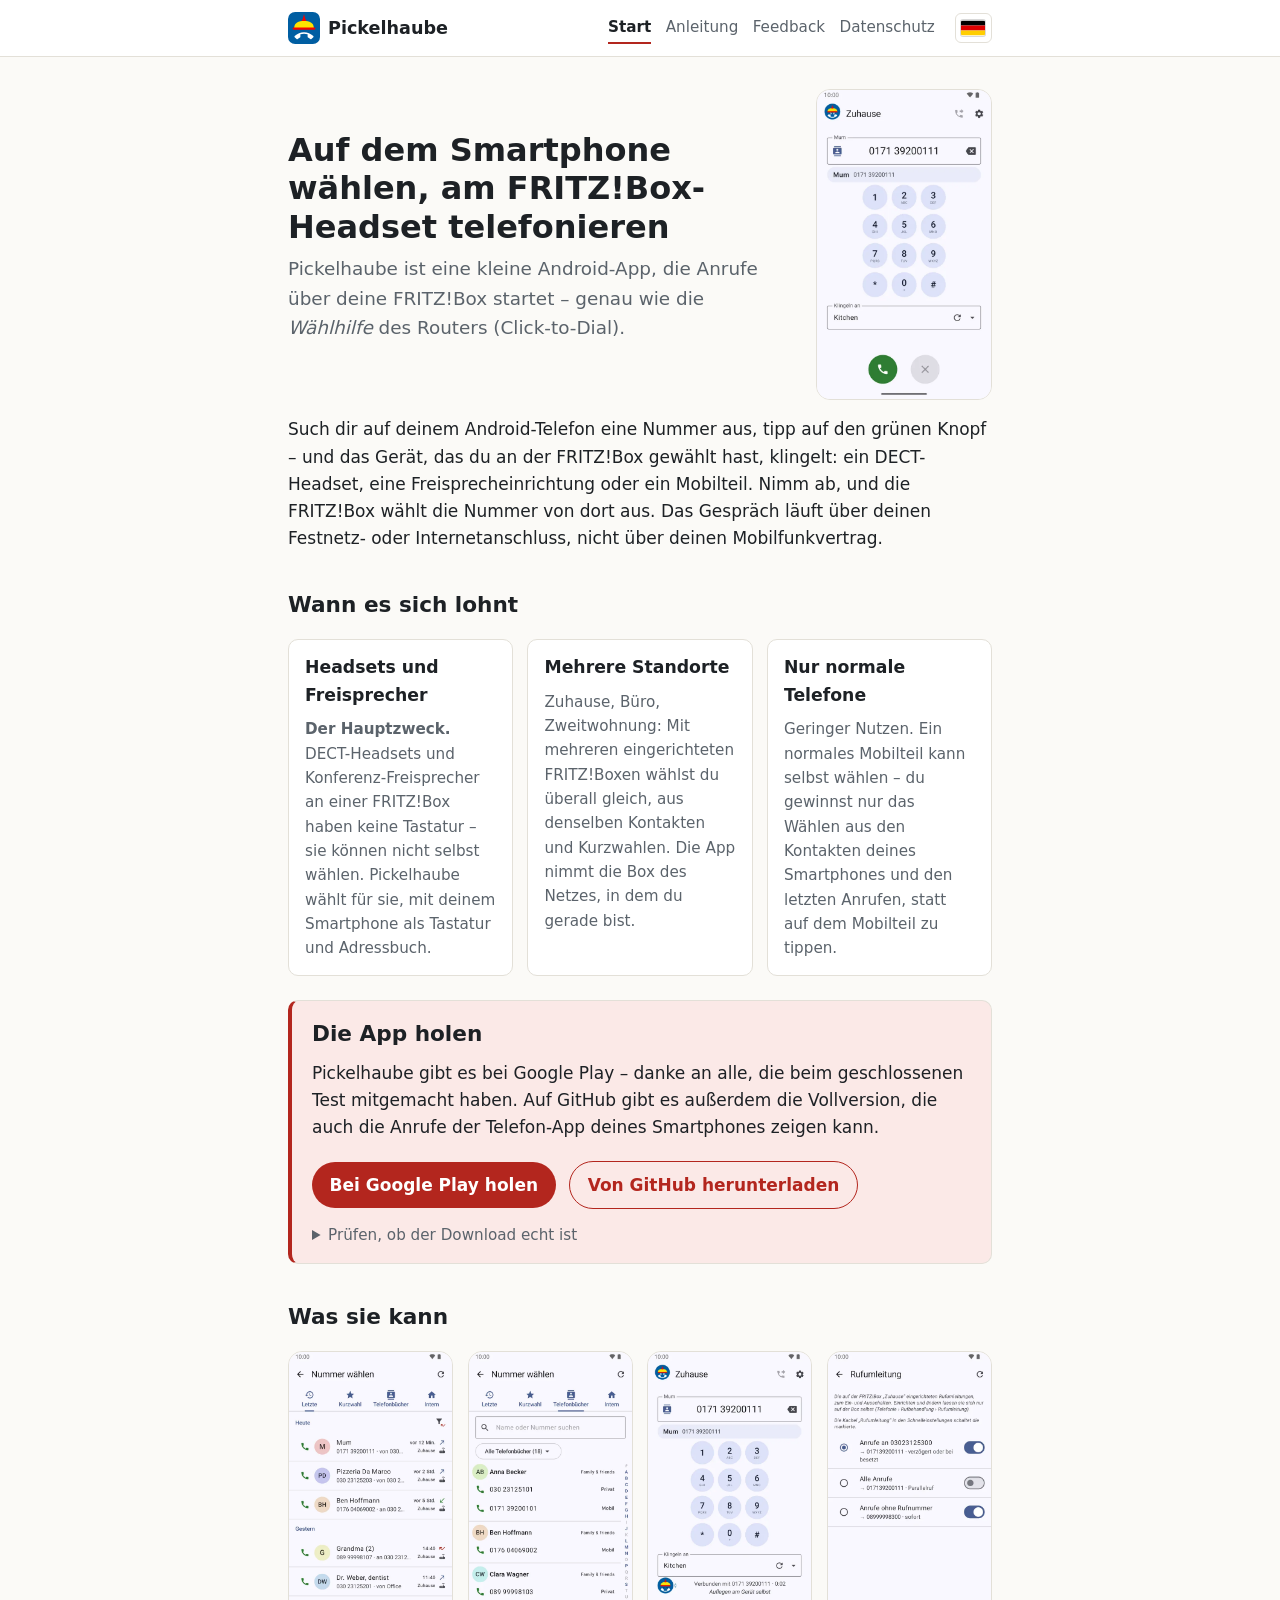
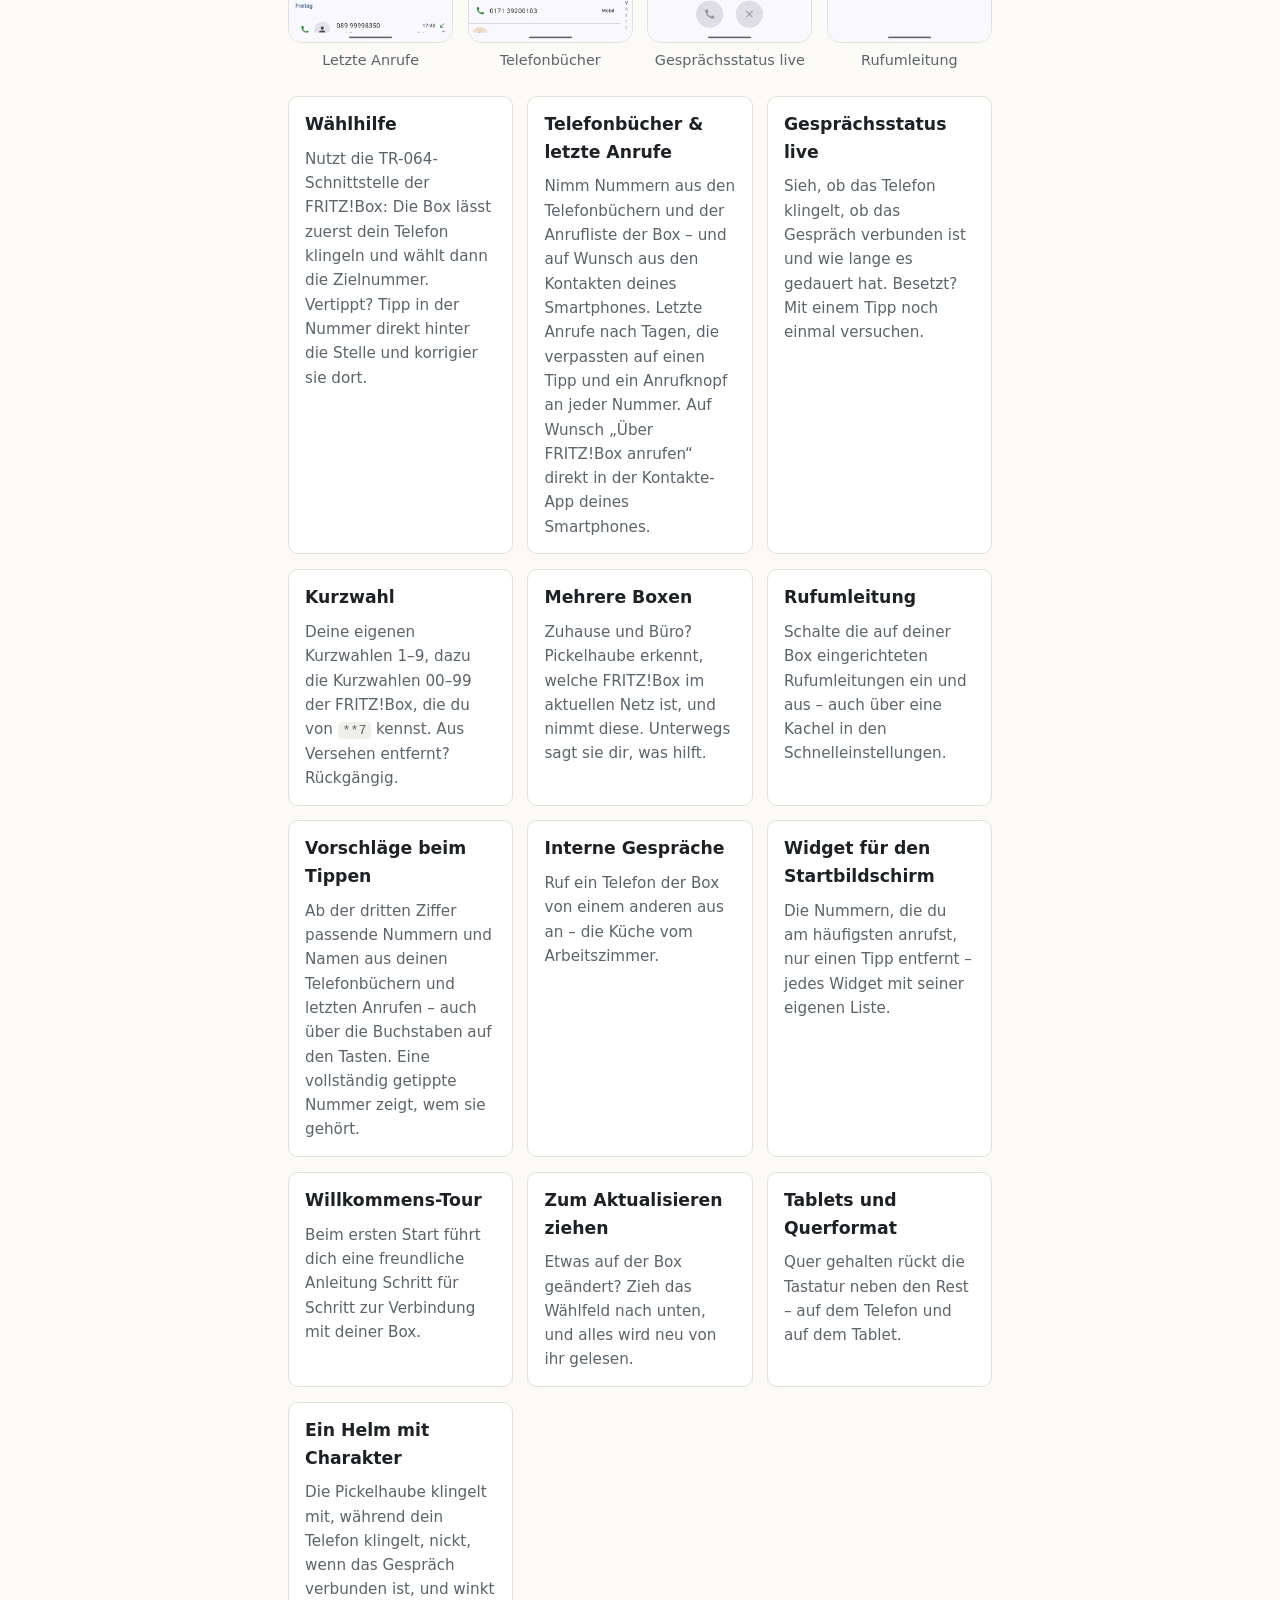
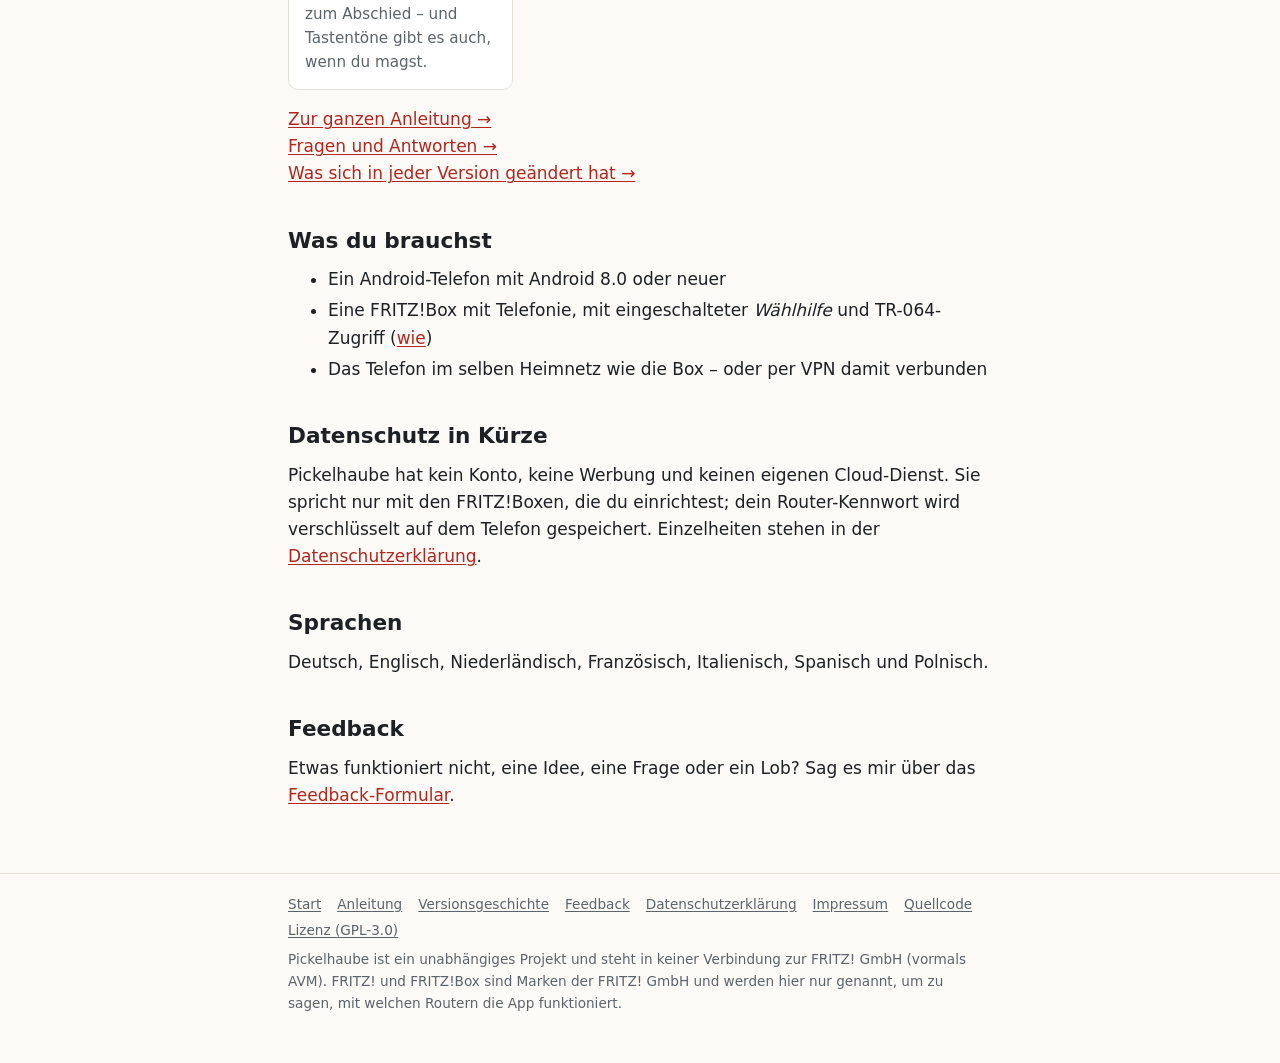
<file: docs/web/index.de.html>
<!doctype html>
<html lang="de">
<head>
  <meta charset="utf-8">
  <meta name="viewport" content="width=device-width, initial-scale=1">
  <title>Pickelhaube – wählen über deine FRITZ!Box</title>
  <meta name="description" content="Pickelhaube ist eine Android-App, die Anrufe über die Wählhilfe deiner FRITZ!Box startet (Click-to-Dial).">
  <!-- The same page in English; search engines show the one in the reader's language. -->
  <link rel="alternate" hreflang="en" href="https://www.rustygnome.org/pickelhaube/">
  <link rel="alternate" hreflang="de" href="https://www.rustygnome.org/pickelhaube/index.de.html">
  <link rel="alternate" hreflang="x-default" href="https://www.rustygnome.org/pickelhaube/">
  <!-- Link previews (Open Graph): what a forum, messenger or social network shows for a link to this page. -->
  <meta property="og:type" content="website">
  <meta property="og:site_name" content="Pickelhaube">
  <meta property="og:locale" content="de_DE">
  <meta property="og:title" content="Pickelhaube – wählen über deine FRITZ!Box">
  <meta property="og:description" content="Pickelhaube ist eine Android-App, die Anrufe über die Wählhilfe deiner FRITZ!Box startet (Click-to-Dial).">
  <meta property="og:url" content="https://www.rustygnome.org/pickelhaube/index.de.html">
  <meta property="og:image" content="https://www.rustygnome.org/pickelhaube/preview.png">
  <meta property="og:image:width" content="1024">
  <meta property="og:image:height" content="500">
  <meta property="og:image:alt" content="Pickelhaube: Nummer auf dem Smartphone auswählen – dein FRITZ!Box-Telefon ruft an.">
  <meta name="twitter:card" content="summary_large_image">
  <!-- Icons: PNG for browsers without SVG icons and for home screens (iOS takes the square apple-touch-icon and rounds it itself); the SVG comes last, so browsers that can use it prefer it. -->
  <link rel="icon" href="favicon-32.png" type="image/png" sizes="32x32">
  <link rel="icon" href="icon-192.png" type="image/png" sizes="192x192">
  <link rel="icon" href="logo.svg" type="image/svg+xml">
  <link rel="apple-touch-icon" href="apple-touch-icon.png">
  <link rel="stylesheet" href="style.css?v=4">
</head>
<body>
<header class="site">
  <div class="wrap">
    <a class="brand" href="index.de.html"><img src="logo.svg" alt="">Pickelhaube</a>
    <nav class="main" aria-label="Hauptmenü">
      <a href="index.de.html" aria-current="page">Start</a>
      <a href="guide.de.html">Anleitung</a>
      <a href="feedback.de.html">Feedback</a>
      <a href="privacy-policy.de.html">Datenschutz</a>
    </nav>
    <!-- The page in the other language: a flag menu, as in the app's settings (menu.js closes it on a click elsewhere). -->
    <details class="lang">
      <summary aria-label="Sprache: Deutsch" title="Sprache"><img src="flag-de.svg" alt="" width="24" height="16"></summary>
      <ul>
          <li><a href="./" lang="en" hreflang="en"><img src="flag-gb.svg" alt="" width="24" height="16">English</a></li>
          <li><a href="index.de.html" lang="de" aria-current="true"><img src="flag-de.svg" alt="" width="24" height="16">Deutsch</a></li>
      </ul>
    </details>
  </div>
</header>

<main class="wrap">
  <section class="hero">
    <div>
      <h1>Auf dem Smartphone wählen, am FRITZ!Box-Headset telefonieren</h1>
      <p class="lead">Pickelhaube ist eine kleine Android-App, die Anrufe über deine FRITZ!Box startet –
        genau wie die <em>Wählhilfe</em> des Routers (Click-to-Dial).</p>
    </div>
    <img class="shot" src="screenshot-dialer.de.webp" width="540" height="960"
      alt="Das Wählfeld der App: eine Nummer mit ihrem Namen, die Tastatur, das Telefon, das klingeln soll, und der grüne Anrufknopf">
  </section>

  <p>Such dir auf deinem Android-Telefon eine Nummer aus, tipp auf den grünen Knopf – und das Gerät, das du an der
    FRITZ!Box gewählt hast, klingelt: ein DECT-Headset, eine Freisprecheinrichtung oder ein Mobilteil. Nimm ab, und die
    FRITZ!Box wählt die Nummer von dort aus. Das Gespräch läuft über deinen Festnetz- oder Internetanschluss, nicht über
    deinen Mobilfunkvertrag.</p>

  <h2 id="who">Wann es sich lohnt</h2>
  <div class="grid">
    <div class="card"><h3>Headsets und Freisprecher</h3><p><strong>Der Hauptzweck.</strong> DECT-Headsets und Konferenz-Freisprecher an einer FRITZ!Box haben keine Tastatur – sie können nicht selbst wählen. Pickelhaube wählt für sie, mit deinem Smartphone als Tastatur und Adressbuch.</p></div>
    <div class="card"><h3>Mehrere Standorte</h3><p>Zuhause, Büro, Zweitwohnung: Mit mehreren eingerichteten FRITZ!Boxen wählst du überall gleich, aus denselben Kontakten und Kurzwahlen. Die App nimmt die Box des Netzes, in dem du gerade bist.</p></div>
    <div class="card"><h3>Nur normale Telefone</h3><p>Geringer Nutzen. Ein normales Mobilteil kann selbst wählen – du gewinnst nur das Wählen aus den Kontakten deines Smartphones und den letzten Anrufen, statt auf dem Mobilteil zu tippen.</p></div>
  </div>

  <div class="cta">
    <h2>Die App holen</h2>
    <p>Pickelhaube gibt es bei Google Play – danke an alle, die beim geschlossenen Test mitgemacht haben. Auf
      GitHub gibt es außerdem die Vollversion, die auch die Anrufe der Telefon-App deines Smartphones zeigen kann.</p>
    <a class="button" href="https://play.google.com/store/apps/details?id=org.rustygnome.pickelhaube">Bei Google Play holen</a>
    <a class="button secondary" href="https://github.com/arkascha/pickelhaube/releases/latest">Von GitHub herunterladen</a>
    <details class="verify">
      <summary>Prüfen, ob der Download echt ist</summary>
      <p>Jede Version von Pickelhaube auf GitHub ist mit demselben Zertifikat signiert. Sein SHA-256-Fingerabdruck:</p>
      <p><code class="fingerprint">7D:<wbr>2C:<wbr>1F:<wbr>F9:<wbr>06:<wbr>28:<wbr>64:<wbr>87:<wbr>D2:<wbr>95:<wbr>51:<wbr>D2:<wbr>7D:<wbr>21:<wbr>EA:<wbr>A9:<wbr>D9:<wbr>51:<wbr>73:<wbr>A5:<wbr>0C:<wbr>7F:<wbr>B2:<wbr>0D:<wbr>72:<wbr>49:<wbr>CC:<wbr>8A:<wbr>91:<wbr>DC:<wbr>8B:<wbr>4E</code></p>
      <p>Zum Vergleichen: auf einem Computer mit <code>apksigner verify --print-certs</code> aus dem Android SDK,
        oder auf dem Telefon mit einer App wie AppVerifier. Android prüft das ebenfalls: Ein Update installiert sich
        nur dann über die vorhandene Version, wenn es mit demselben Zertifikat signiert ist.</p>
    </details>
  </div>

  <h2>Was sie kann</h2>
  <div class="gallery">
    <figure><img class="shot" src="screenshot-recents.de.webp" width="540" height="960" loading="lazy"
      alt="Letzte Anrufe, nach Tagen gruppiert, jeder mit einem Anrufknopf"><figcaption>Letzte Anrufe</figcaption></figure>
    <figure><img class="shot" src="screenshot-phonebooks.de.webp" width="540" height="960" loading="lazy"
      alt="Die Telefonbücher der FRITZ!Box mit Suchfeld und Buchstabenleiste"><figcaption>Telefonbücher</figcaption></figure>
    <figure><img class="shot" src="screenshot-call.de.webp" width="540" height="960" loading="lazy"
      alt="Das Wählfeld während eines Gesprächs: verbunden, mit laufender Zeit"><figcaption>Gesprächsstatus live</figcaption></figure>
    <figure><img class="shot" src="screenshot-forwarding.de.webp" width="540" height="960" loading="lazy"
      alt="Die Rufumleitungen der Box mit Schaltern zum Ein- und Ausschalten"><figcaption>Rufumleitung</figcaption></figure>
  </div>
  <div class="grid">
    <div class="card"><h3>Wählhilfe</h3><p>Nutzt die TR-064-Schnittstelle der FRITZ!Box: Die Box lässt zuerst dein Telefon klingeln und wählt dann die Zielnummer. Vertippt? Tipp in der Nummer direkt hinter die Stelle und korrigier sie dort.</p></div>
    <div class="card"><h3>Telefonbücher &amp; letzte Anrufe</h3><p>Nimm Nummern aus den Telefonbüchern und der Anrufliste der Box – und auf Wunsch aus den Kontakten deines Smartphones. Letzte Anrufe nach Tagen, die verpassten auf einen Tipp und ein Anrufknopf an jeder Nummer. Auf Wunsch „Über FRITZ!Box anrufen“ direkt in der Kontakte-App deines Smartphones.</p></div>
    <div class="card"><h3>Gesprächsstatus live</h3><p>Sieh, ob das Telefon klingelt, ob das Gespräch verbunden ist und wie lange es gedauert hat. Besetzt? Mit einem Tipp noch einmal versuchen.</p></div>
    <div class="card"><h3>Kurzwahl</h3><p>Deine eigenen Kurzwahlen 1–9, dazu die Kurzwahlen 00–99 der FRITZ!Box, die du von <code>**7</code> kennst. Aus Versehen entfernt? Rückgängig.</p></div>
    <div class="card"><h3>Mehrere Boxen</h3><p>Zuhause und Büro? Pickelhaube erkennt, welche FRITZ!Box im aktuellen Netz ist, und nimmt diese. Unterwegs sagt sie dir, was hilft.</p></div>
    <div class="card"><h3>Rufumleitung</h3><p>Schalte die auf deiner Box eingerichteten Rufumleitungen ein und aus – auch über eine Kachel in den Schnelleinstellungen.</p></div>
    <div class="card"><h3>Vorschläge beim Tippen</h3><p>Ab der dritten Ziffer passende Nummern und Namen aus deinen Telefonbüchern und letzten Anrufen – auch über die Buchstaben auf den Tasten. Eine vollständig getippte Nummer zeigt, wem sie gehört.</p></div>
    <div class="card"><h3>Interne Gespräche</h3><p>Ruf ein Telefon der Box von einem anderen aus an – die Küche vom Arbeitszimmer.</p></div>
    <div class="card"><h3>Widget für den Startbildschirm</h3><p>Die Nummern, die du am häufigsten anrufst, nur einen Tipp entfernt – jedes Widget mit seiner eigenen Liste.</p></div>
    <div class="card"><h3>Willkommens-Tour</h3><p>Beim ersten Start führt dich eine freundliche Anleitung Schritt für Schritt zur Verbindung mit deiner Box.</p></div>
    <div class="card"><h3>Zum Aktualisieren ziehen</h3><p>Etwas auf der Box geändert? Zieh das Wählfeld nach unten, und alles wird neu von ihr gelesen.</p></div>
    <div class="card"><h3>Tablets und Querformat</h3><p>Quer gehalten rückt die Tastatur neben den Rest – auf dem Telefon und auf dem Tablet.</p></div>
    <div class="card"><h3>Ein Helm mit Charakter</h3><p>Die Pickelhaube klingelt mit, während dein Telefon klingelt, nickt, wenn das Gespräch verbunden ist, und winkt zum Abschied – und Tastentöne gibt es auch, wenn du magst.</p></div>
  </div>
  <p><a href="guide.de.html">Zur ganzen Anleitung →</a><br>
    <a href="guide.de.html#faq">Fragen und Antworten →</a><br>
    <a href="changes.de.html">Was sich in jeder Version geändert hat →</a></p>

  <h2>Was du brauchst</h2>
  <ul>
    <li>Ein Android-Telefon mit Android 8.0 oder neuer</li>
    <li>Eine FRITZ!Box mit Telefonie, mit eingeschalteter <em>Wählhilfe</em> und TR-064-Zugriff (<a href="guide.de.html#prepare">wie</a>)</li>
    <li>Das Telefon im selben Heimnetz wie die Box – oder per VPN damit verbunden</li>
  </ul>

  <h2>Datenschutz in Kürze</h2>
  <p>Pickelhaube hat kein Konto, keine Werbung und keinen eigenen Cloud-Dienst. Sie spricht nur mit den FRITZ!Boxen,
    die du einrichtest; dein Router-Kennwort wird verschlüsselt auf dem Telefon gespeichert. Einzelheiten stehen in der
    <a href="privacy-policy.de.html">Datenschutzerklärung</a>.</p>

  <h2>Sprachen</h2>
  <p>Deutsch, Englisch, Niederländisch, Französisch, Italienisch, Spanisch und Polnisch.</p>

  <h2>Feedback</h2>
  <p>Etwas funktioniert nicht, eine Idee, eine Frage oder ein Lob? Sag es mir über das <a href="feedback.de.html">Feedback-Formular</a>.</p>
</main>

<footer class="site">
  <div class="wrap">
    <nav aria-label="Fußzeile">
      <a href="index.de.html">Start</a>
      <a href="guide.de.html">Anleitung</a>
      <a href="changes.de.html">Versionsgeschichte</a>
      <a href="feedback.de.html">Feedback</a>
      <a href="privacy-policy.de.html">Datenschutzerklärung</a>
      <a href="legal-notice.de.html">Impressum</a>
      <a href="https://github.com/arkascha/pickelhaube">Quellcode</a>
      <a href="https://github.com/arkascha/pickelhaube/blob/main/LICENSE">Lizenz (GPL-3.0)</a>
    </nav>
    <p>Pickelhaube ist ein unabhängiges Projekt und steht in keiner Verbindung zur FRITZ! GmbH (vormals AVM).
      FRITZ! und FRITZ!Box sind Marken der FRITZ! GmbH und werden hier nur genannt, um zu sagen, mit welchen Routern die App funktioniert.</p>
  </div>
</footer>
<script src="menu.js?v=3" defer></script>
</body>
</html>
</file>
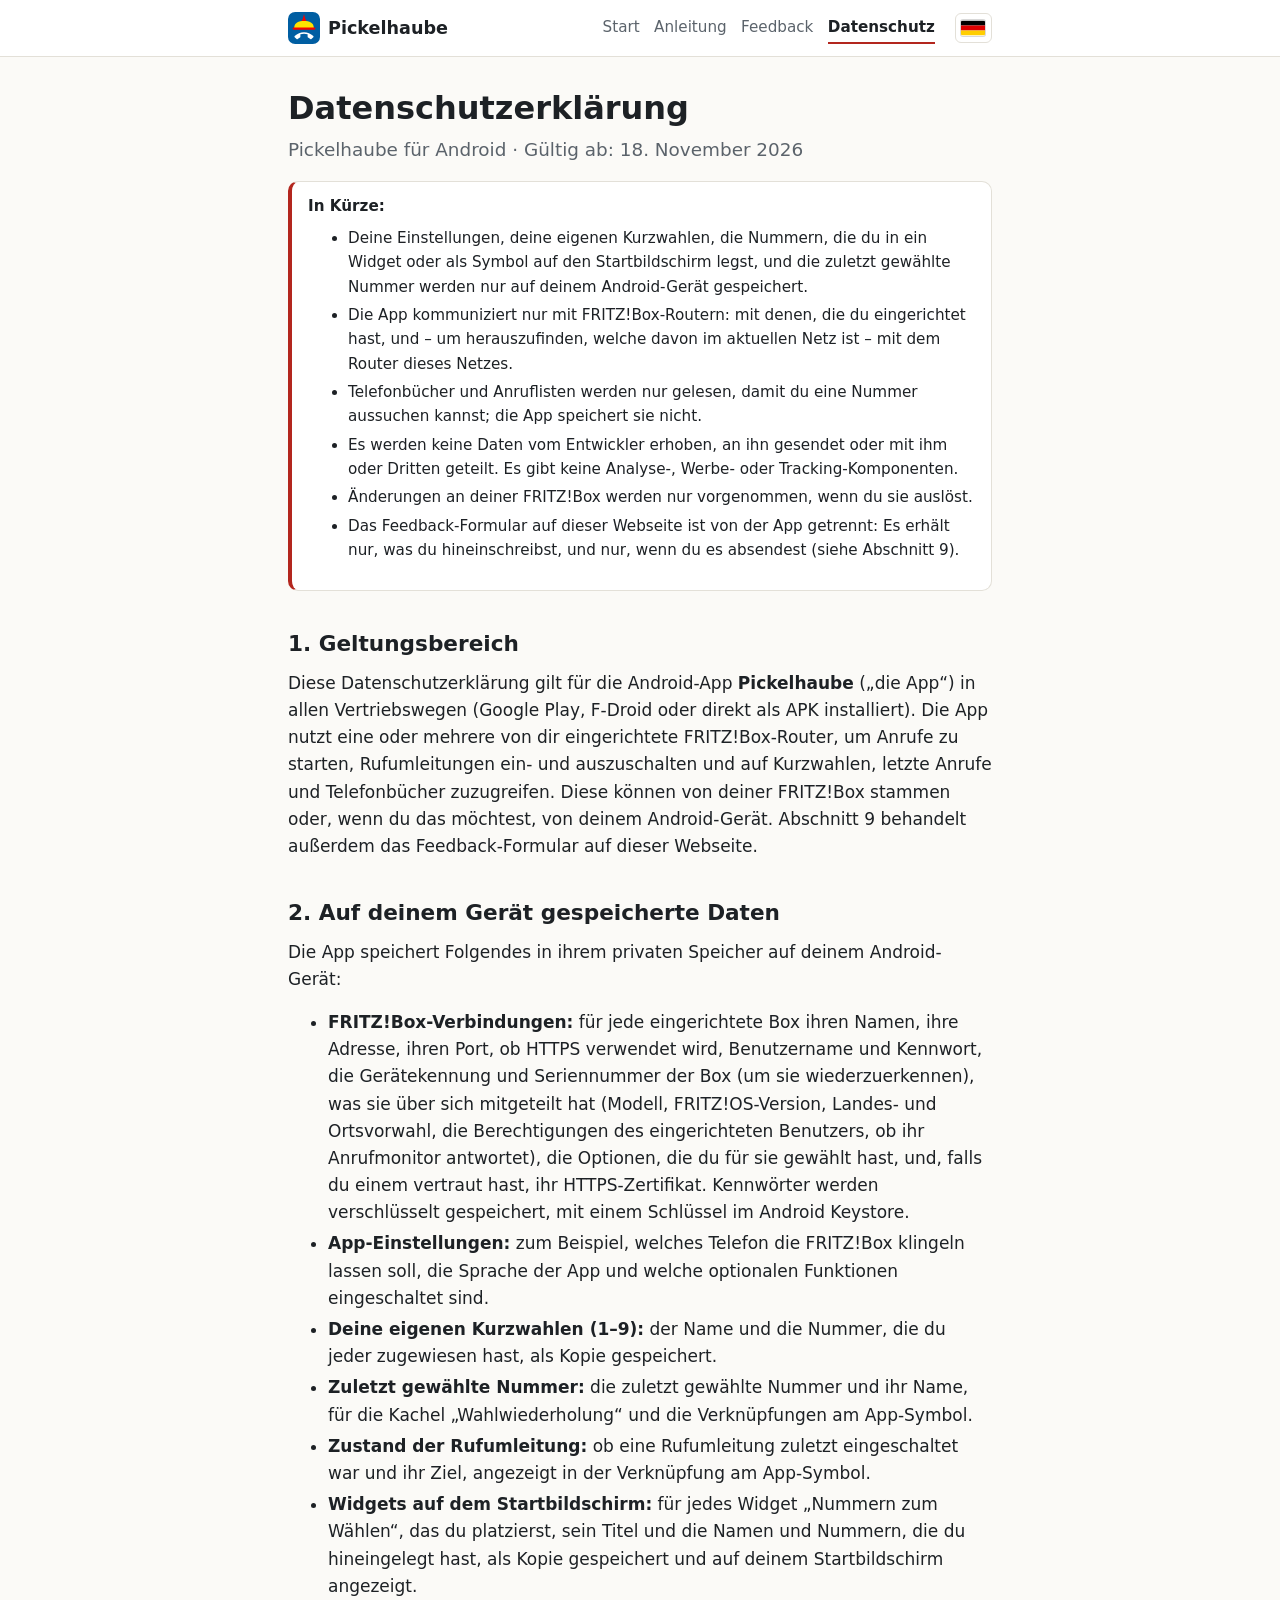
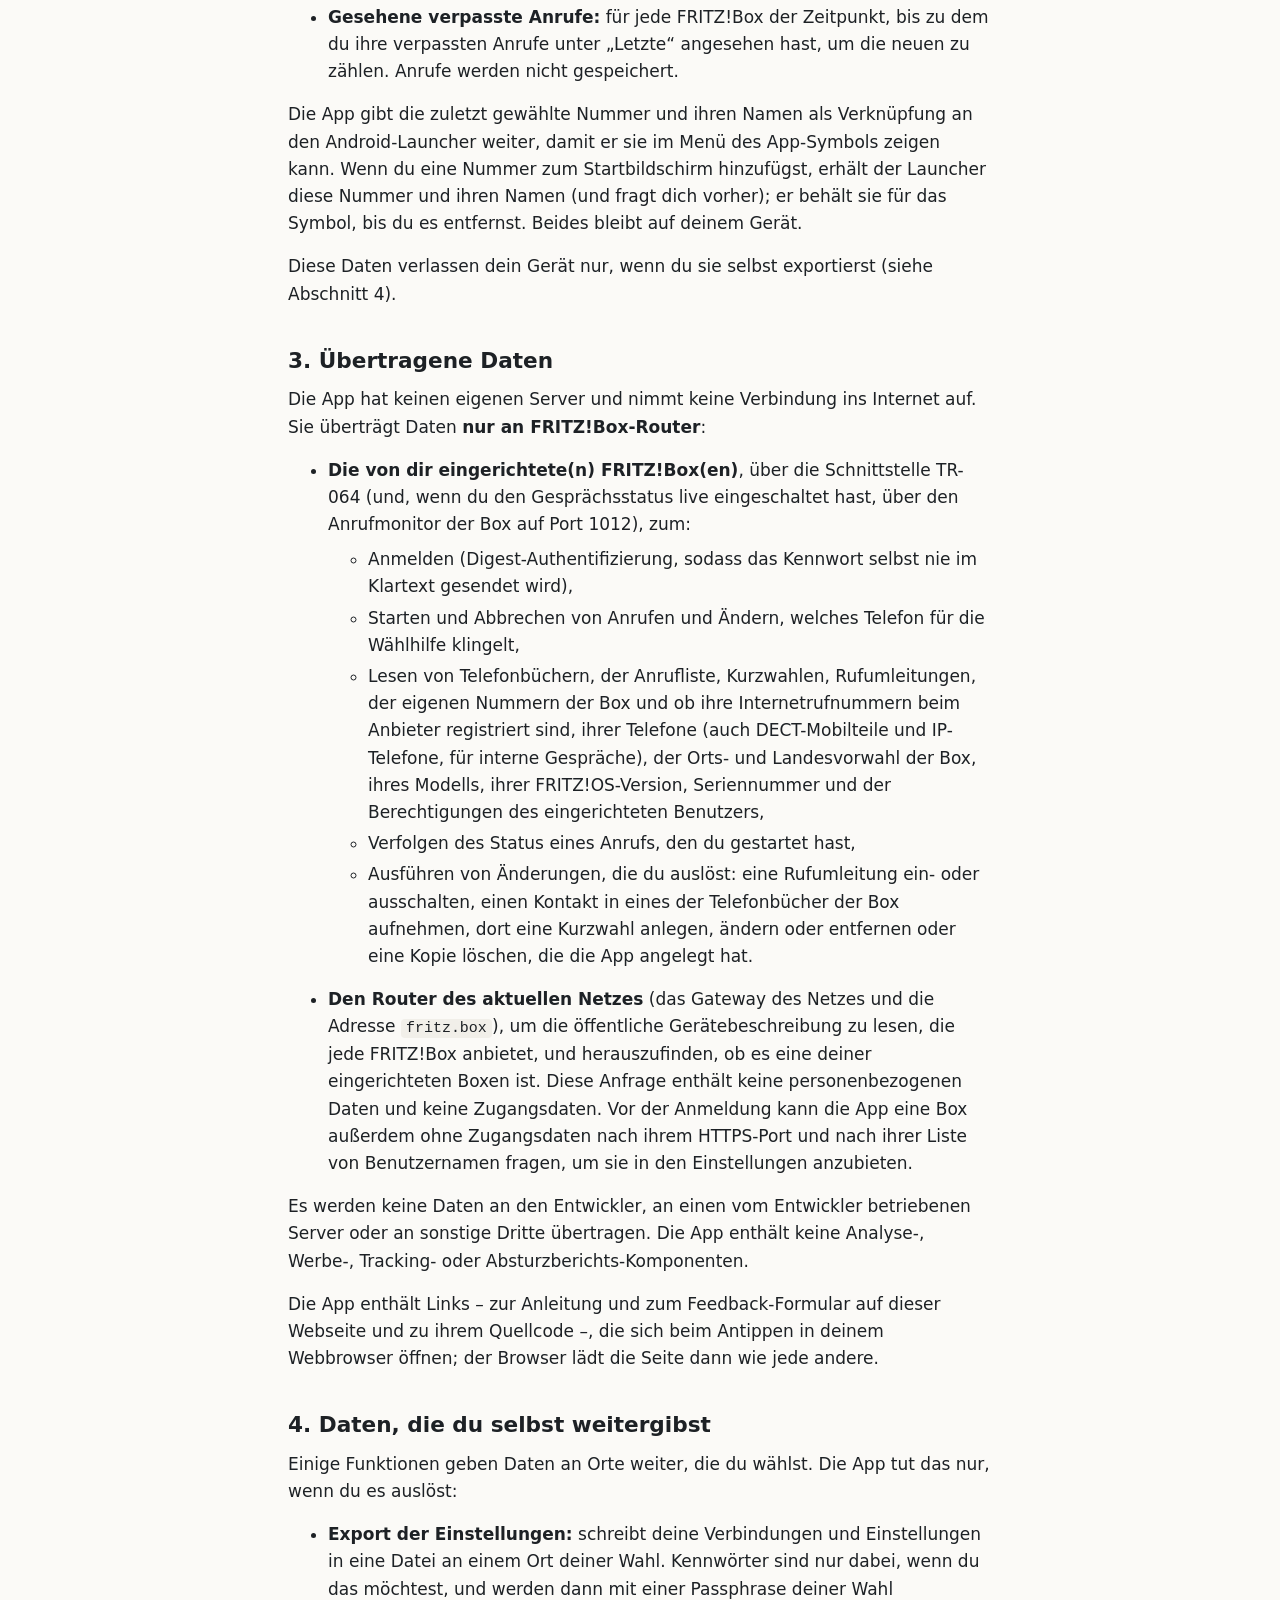
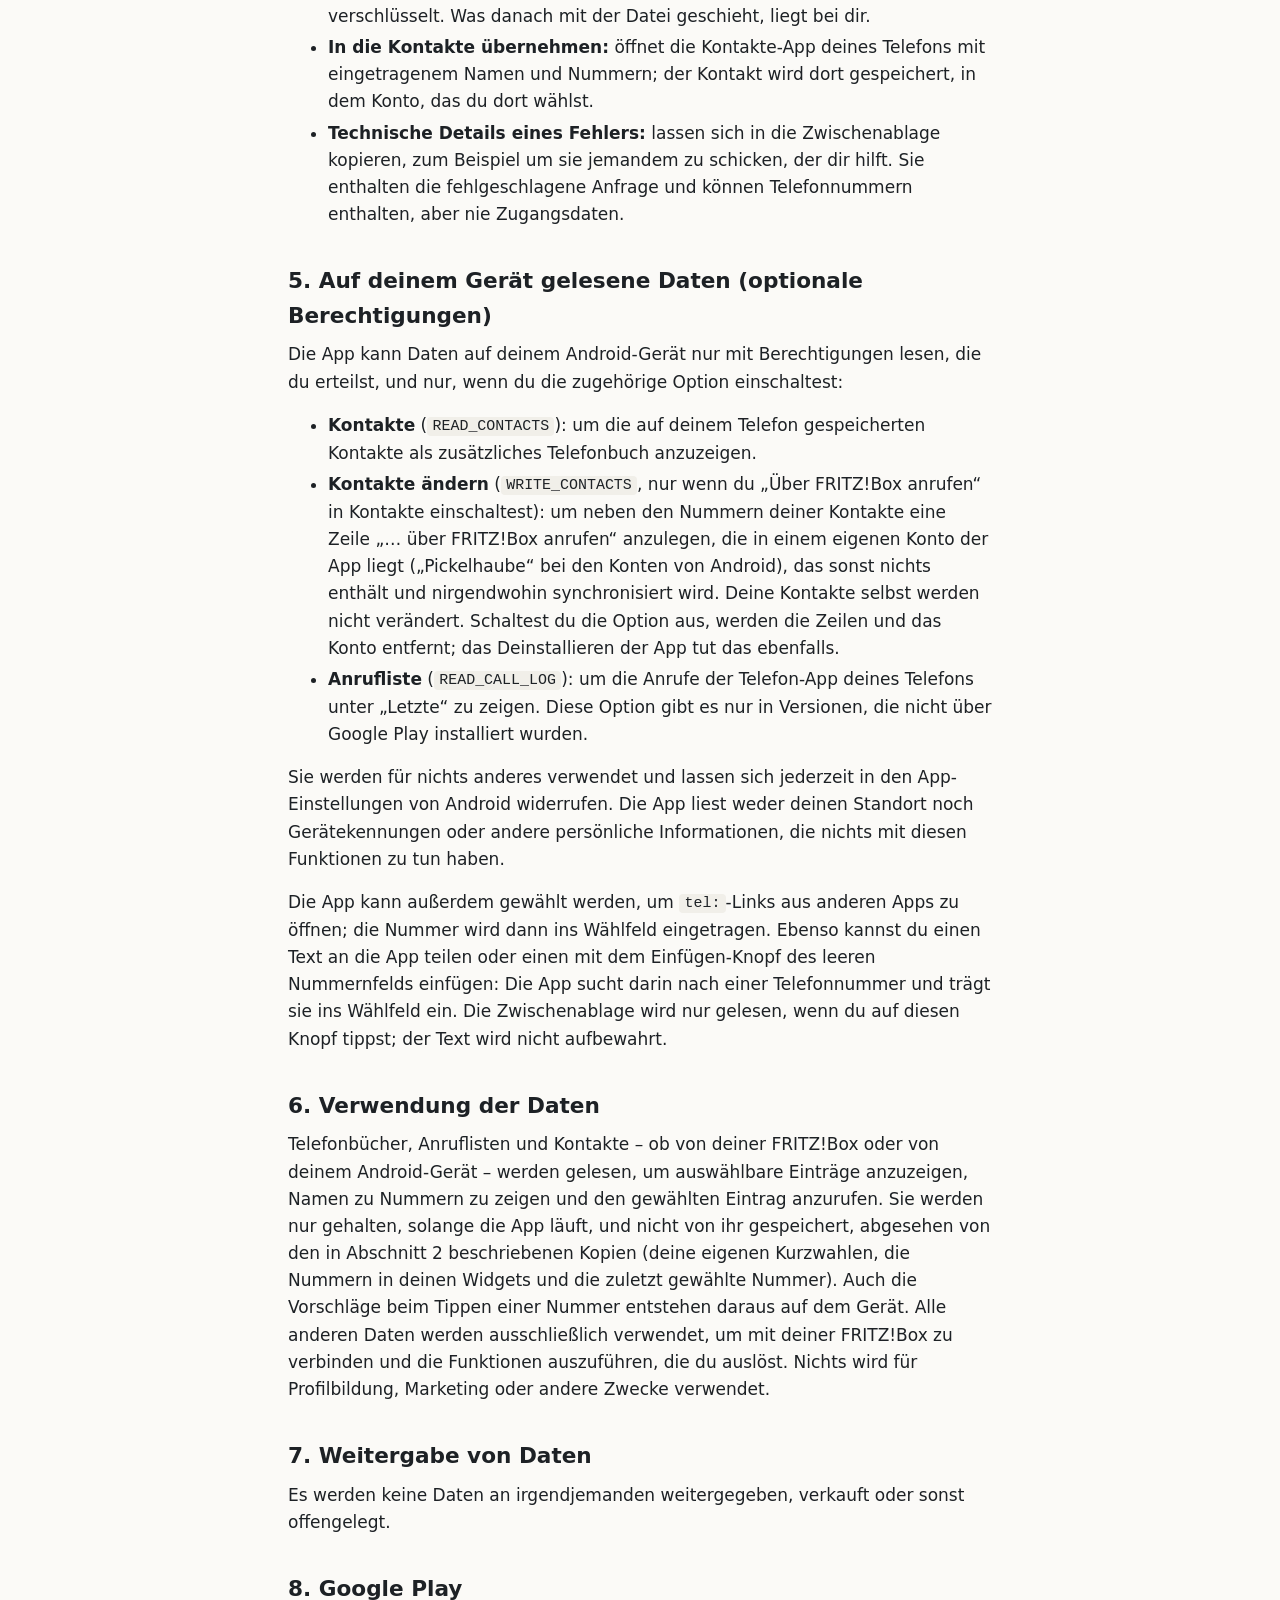
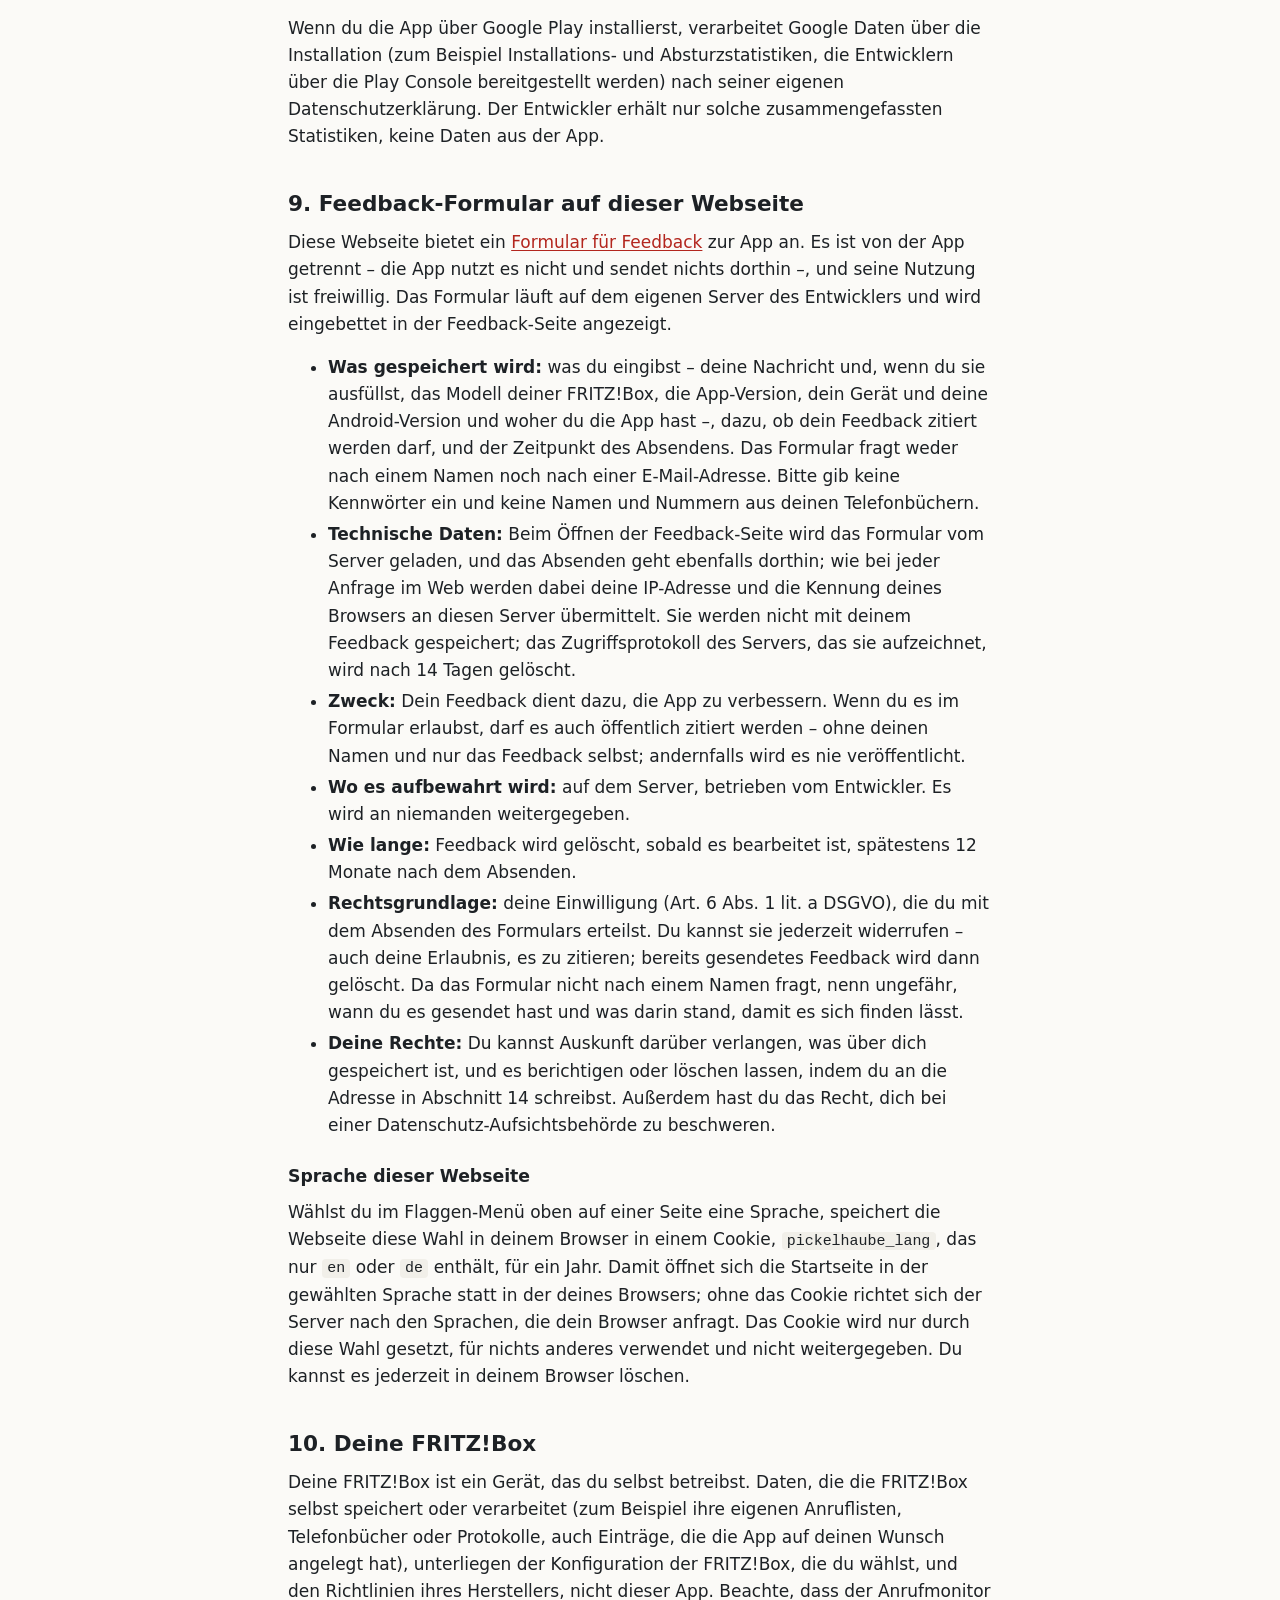
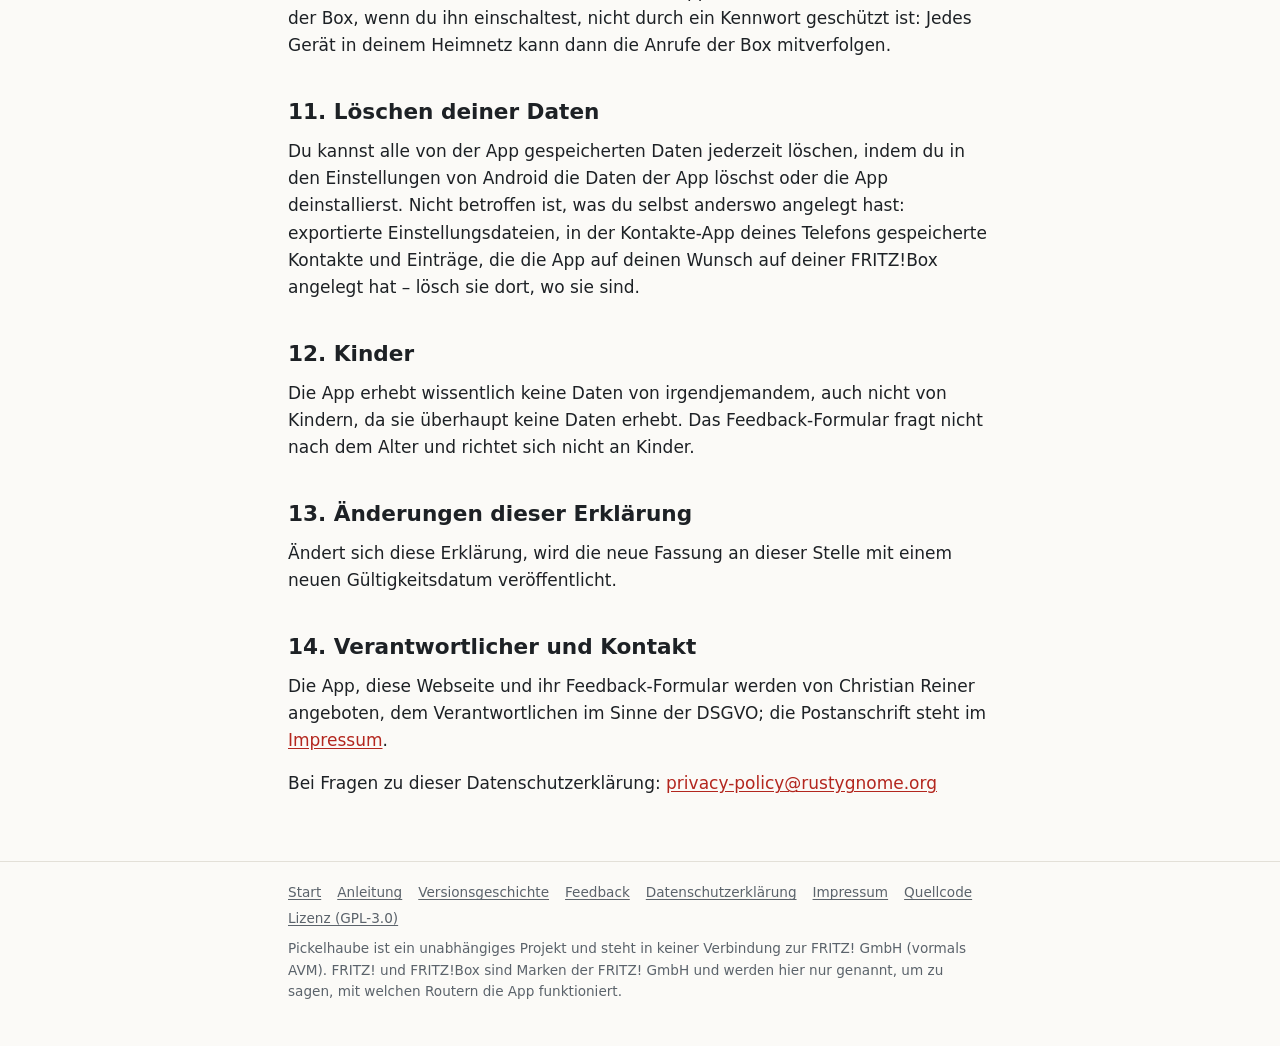
<file: docs/web/privacy-policy.de.html>
<!doctype html>
<html lang="de">
<head>
  <meta charset="utf-8">
  <meta name="viewport" content="width=device-width, initial-scale=1">
  <title>Datenschutzerklärung – Pickelhaube</title>
  <meta name="description" content="Datenschutzerklärung der Android-App Pickelhaube und des Feedback-Formulars auf dieser Webseite.">
  <!-- The same page in English; search engines show the one in the reader's language. -->
  <link rel="alternate" hreflang="en" href="https://www.rustygnome.org/pickelhaube/privacy-policy.html">
  <link rel="alternate" hreflang="de" href="https://www.rustygnome.org/pickelhaube/privacy-policy.de.html">
  <link rel="alternate" hreflang="x-default" href="https://www.rustygnome.org/pickelhaube/privacy-policy.html">
  <!-- Link previews (Open Graph): what a forum, messenger or social network shows for a link to this page. -->
  <meta property="og:type" content="website">
  <meta property="og:site_name" content="Pickelhaube">
  <meta property="og:locale" content="de_DE">
  <meta property="og:title" content="Datenschutzerklärung – Pickelhaube">
  <meta property="og:description" content="Datenschutzerklärung der Android-App Pickelhaube und des Feedback-Formulars auf dieser Webseite.">
  <meta property="og:url" content="https://www.rustygnome.org/pickelhaube/privacy-policy.de.html">
  <meta property="og:image" content="https://www.rustygnome.org/pickelhaube/preview.png">
  <meta property="og:image:width" content="1024">
  <meta property="og:image:height" content="500">
  <meta property="og:image:alt" content="Pickelhaube: Nummer auf dem Smartphone auswählen – dein FRITZ!Box-Telefon ruft an.">
  <meta name="twitter:card" content="summary_large_image">
  <!-- Icons: PNG for browsers without SVG icons and for home screens (iOS takes the square apple-touch-icon and rounds it itself); the SVG comes last, so browsers that can use it prefer it. -->
  <link rel="icon" href="favicon-32.png" type="image/png" sizes="32x32">
  <link rel="icon" href="icon-192.png" type="image/png" sizes="192x192">
  <link rel="icon" href="logo.svg" type="image/svg+xml">
  <link rel="apple-touch-icon" href="apple-touch-icon.png">
  <link rel="stylesheet" href="style.css?v=4">
</head>
<body>
<header class="site">
  <div class="wrap">
    <a class="brand" href="index.de.html"><img src="logo.svg" alt="">Pickelhaube</a>
    <nav class="main" aria-label="Hauptmenü">
      <a href="index.de.html">Start</a>
      <a href="guide.de.html">Anleitung</a>
      <a href="feedback.de.html">Feedback</a>
      <a href="privacy-policy.de.html" aria-current="page">Datenschutz</a>
    </nav>
    <!-- The page in the other language: a flag menu, as in the app's settings (menu.js closes it on a click elsewhere). -->
    <details class="lang">
      <summary aria-label="Sprache: Deutsch" title="Sprache"><img src="flag-de.svg" alt="" width="24" height="16"></summary>
      <ul>
          <li><a href="privacy-policy.html" lang="en" hreflang="en"><img src="flag-gb.svg" alt="" width="24" height="16">English</a></li>
          <li><a href="privacy-policy.de.html" lang="de" aria-current="true"><img src="flag-de.svg" alt="" width="24" height="16">Deutsch</a></li>
      </ul>
    </details>
  </div>
</header>

<main class="wrap">
  <h1>Datenschutzerklärung</h1>
  <p class="lead">Pickelhaube für Android &middot; Gültig ab: 18. November 2026</p>

  <div class="note warn">
    <strong>In Kürze:</strong>
    <ul>
      <li>Deine Einstellungen, deine eigenen Kurzwahlen, die Nummern, die du in ein Widget oder als Symbol auf den Startbildschirm legst, und die zuletzt gewählte Nummer werden nur auf deinem Android-Gerät gespeichert.</li>
      <li>Die App kommuniziert nur mit FRITZ!Box-Routern: mit denen, die du eingerichtet hast, und – um herauszufinden, welche davon im aktuellen Netz ist – mit dem Router dieses Netzes.</li>
      <li>Telefonbücher und Anruflisten werden nur gelesen, damit du eine Nummer aussuchen kannst; die App speichert sie nicht.</li>
      <li>Es werden keine Daten vom Entwickler erhoben, an ihn gesendet oder mit ihm oder Dritten geteilt. Es gibt keine Analyse-, Werbe- oder Tracking-Komponenten.</li>
      <li>Änderungen an deiner FRITZ!Box werden nur vorgenommen, wenn du sie auslöst.</li>
      <li>Das Feedback-Formular auf dieser Webseite ist von der App getrennt: Es erhält nur, was du hineinschreibst, und nur, wenn du es absendest (siehe Abschnitt 9).</li>
    </ul>
  </div>

  <h2>1. Geltungsbereich</h2>
  <p>Diese Datenschutzerklärung gilt für die Android-App <strong>Pickelhaube</strong> („die App“) in allen Vertriebswegen (Google Play, F-Droid oder direkt als APK installiert). Die App nutzt eine oder mehrere von dir eingerichtete FRITZ!Box-Router, um Anrufe zu starten, Rufumleitungen ein- und auszuschalten und auf Kurzwahlen, letzte Anrufe und Telefonbücher zuzugreifen. Diese können von deiner FRITZ!Box stammen oder, wenn du das möchtest, von deinem Android-Gerät. Abschnitt 9 behandelt außerdem das Feedback-Formular auf dieser Webseite.</p>

  <h2>2. Auf deinem Gerät gespeicherte Daten</h2>
  <p>Die App speichert Folgendes in ihrem privaten Speicher auf deinem Android-Gerät:</p>
  <ul>
    <li><strong>FRITZ!Box-Verbindungen:</strong> für jede eingerichtete Box ihren Namen, ihre Adresse, ihren Port, ob HTTPS verwendet wird, Benutzername und Kennwort, die Gerätekennung und Seriennummer der Box (um sie wiederzuerkennen), was sie über sich mitgeteilt hat (Modell, FRITZ!OS-Version, Landes- und Ortsvorwahl, die Berechtigungen des eingerichteten Benutzers, ob ihr Anrufmonitor antwortet), die Optionen, die du für sie gewählt hast, und, falls du einem vertraut hast, ihr HTTPS-Zertifikat. Kennwörter werden verschlüsselt gespeichert, mit einem Schlüssel im Android Keystore.</li>
    <li><strong>App-Einstellungen:</strong> zum Beispiel, welches Telefon die FRITZ!Box klingeln lassen soll, die Sprache der App und welche optionalen Funktionen eingeschaltet sind.</li>
    <li><strong>Deine eigenen Kurzwahlen (1–9):</strong> der Name und die Nummer, die du jeder zugewiesen hast, als Kopie gespeichert.</li>
    <li><strong>Zuletzt gewählte Nummer:</strong> die zuletzt gewählte Nummer und ihr Name, für die Kachel „Wahlwiederholung“ und die Verknüpfungen am App-Symbol.</li>
    <li><strong>Zustand der Rufumleitung:</strong> ob eine Rufumleitung zuletzt eingeschaltet war und ihr Ziel, angezeigt in der Verknüpfung am App-Symbol.</li>
    <li><strong>Widgets auf dem Startbildschirm:</strong> für jedes Widget „Nummern zum Wählen“, das du platzierst, sein Titel und die Namen und Nummern, die du hineingelegt hast, als Kopie gespeichert und auf deinem Startbildschirm angezeigt.</li>
    <li><strong>Gesehene verpasste Anrufe:</strong> für jede FRITZ!Box der Zeitpunkt, bis zu dem du ihre verpassten Anrufe unter „Letzte“ angesehen hast, um die neuen zu zählen. Anrufe werden nicht gespeichert.</li>
  </ul>
  <p>Die App gibt die zuletzt gewählte Nummer und ihren Namen als Verknüpfung an den Android-Launcher weiter, damit er sie im Menü des App-Symbols zeigen kann. Wenn du eine Nummer zum Startbildschirm hinzufügst, erhält der Launcher diese Nummer und ihren Namen (und fragt dich vorher); er behält sie für das Symbol, bis du es entfernst. Beides bleibt auf deinem Gerät.</p>
  <p>Diese Daten verlassen dein Gerät nur, wenn du sie selbst exportierst (siehe Abschnitt 4).</p>

  <h2>3. Übertragene Daten</h2>
  <p>Die App hat keinen eigenen Server und nimmt keine Verbindung ins Internet auf. Sie überträgt Daten <strong>nur an FRITZ!Box-Router</strong>:</p>
  <ul>
    <li><strong>Die von dir eingerichtete(n) FRITZ!Box(en)</strong>, über die Schnittstelle TR-064 (und, wenn du den Gesprächsstatus live eingeschaltet hast, über den Anrufmonitor der Box auf Port 1012), zum:
      <ul>
        <li>Anmelden (Digest-Authentifizierung, sodass das Kennwort selbst nie im Klartext gesendet wird),</li>
        <li>Starten und Abbrechen von Anrufen und Ändern, welches Telefon für die Wählhilfe klingelt,</li>
        <li>Lesen von Telefonbüchern, der Anrufliste, Kurzwahlen, Rufumleitungen, der eigenen Nummern der Box und ob ihre Internetrufnummern beim Anbieter registriert sind, ihrer Telefone (auch DECT-Mobilteile und IP-Telefone, für interne Gespräche), der Orts- und Landesvorwahl der Box, ihres Modells, ihrer FRITZ!OS-Version, Seriennummer und der Berechtigungen des eingerichteten Benutzers,</li>
        <li>Verfolgen des Status eines Anrufs, den du gestartet hast,</li>
        <li>Ausführen von Änderungen, die du auslöst: eine Rufumleitung ein- oder ausschalten, einen Kontakt in eines der Telefonbücher der Box aufnehmen, dort eine Kurzwahl anlegen, ändern oder entfernen oder eine Kopie löschen, die die App angelegt hat.</li>
      </ul>
    </li>
    <li><strong>Den Router des aktuellen Netzes</strong> (das Gateway des Netzes und die Adresse <code>fritz.box</code>), um die öffentliche Gerätebeschreibung zu lesen, die jede FRITZ!Box anbietet, und herauszufinden, ob es eine deiner eingerichteten Boxen ist. Diese Anfrage enthält keine personenbezogenen Daten und keine Zugangsdaten. Vor der Anmeldung kann die App eine Box außerdem ohne Zugangsdaten nach ihrem HTTPS-Port und nach ihrer Liste von Benutzernamen fragen, um sie in den Einstellungen anzubieten.</li>
  </ul>
  <p>Es werden keine Daten an den Entwickler, an einen vom Entwickler betriebenen Server oder an sonstige Dritte übertragen. Die App enthält keine Analyse-, Werbe-, Tracking- oder Absturzberichts-Komponenten.</p>
  <p>Die App enthält Links – zur Anleitung und zum Feedback-Formular auf dieser Webseite und zu ihrem Quellcode –, die sich beim Antippen in deinem Webbrowser öffnen; der Browser lädt die Seite dann wie jede andere.</p>

  <h2>4. Daten, die du selbst weitergibst</h2>
  <p>Einige Funktionen geben Daten an Orte weiter, die du wählst. Die App tut das nur, wenn du es auslöst:</p>
  <ul>
    <li><strong>Export der Einstellungen:</strong> schreibt deine Verbindungen und Einstellungen in eine Datei an einem Ort deiner Wahl. Kennwörter sind nur dabei, wenn du das möchtest, und werden dann mit einer Passphrase deiner Wahl verschlüsselt. Was danach mit der Datei geschieht, liegt bei dir.</li>
    <li><strong>In die Kontakte übernehmen:</strong> öffnet die Kontakte-App deines Telefons mit eingetragenem Namen und Nummern; der Kontakt wird dort gespeichert, in dem Konto, das du dort wählst.</li>
    <li><strong>Technische Details eines Fehlers:</strong> lassen sich in die Zwischenablage kopieren, zum Beispiel um sie jemandem zu schicken, der dir hilft. Sie enthalten die fehlgeschlagene Anfrage und können Telefonnummern enthalten, aber nie Zugangsdaten.</li>
  </ul>

  <h2>5. Auf deinem Gerät gelesene Daten (optionale Berechtigungen)</h2>
  <p>Die App kann Daten auf deinem Android-Gerät nur mit Berechtigungen lesen, die du erteilst, und nur, wenn du die zugehörige Option einschaltest:</p>
  <ul>
    <li><strong>Kontakte</strong> (<code>READ_CONTACTS</code>): um die auf deinem Telefon gespeicherten Kontakte als zusätzliches Telefonbuch anzuzeigen.</li>
    <li><strong>Kontakte ändern</strong> (<code>WRITE_CONTACTS</code>, nur wenn du „Über FRITZ!Box anrufen“ in Kontakte einschaltest): um neben den Nummern deiner Kontakte eine Zeile „… über FRITZ!Box anrufen“ anzulegen, die in einem eigenen Konto der App liegt („Pickelhaube“ bei den Konten von Android), das sonst nichts enthält und nirgendwohin synchronisiert wird. Deine Kontakte selbst werden nicht verändert. Schaltest du die Option aus, werden die Zeilen und das Konto entfernt; das Deinstallieren der App tut das ebenfalls.</li>
    <li><strong>Anrufliste</strong> (<code>READ_CALL_LOG</code>): um die Anrufe der Telefon-App deines Telefons unter „Letzte“ zu zeigen. Diese Option gibt es nur in Versionen, die nicht über Google Play installiert wurden.</li>
  </ul>
  <p>Sie werden für nichts anderes verwendet und lassen sich jederzeit in den App-Einstellungen von Android widerrufen. Die App liest weder deinen Standort noch Gerätekennungen oder andere persönliche Informationen, die nichts mit diesen Funktionen zu tun haben.</p>
  <p>Die App kann außerdem gewählt werden, um <code>tel:</code>-Links aus anderen Apps zu öffnen; die Nummer wird dann ins Wählfeld eingetragen. Ebenso kannst du einen Text an die App teilen oder einen mit dem Einfügen-Knopf des leeren Nummernfelds einfügen: Die App sucht darin nach einer Telefonnummer und trägt sie ins Wählfeld ein. Die Zwischenablage wird nur gelesen, wenn du auf diesen Knopf tippst; der Text wird nicht aufbewahrt.</p>

  <h2>6. Verwendung der Daten</h2>
  <p>Telefonbücher, Anruflisten und Kontakte – ob von deiner FRITZ!Box oder von deinem Android-Gerät – werden gelesen, um auswählbare Einträge anzuzeigen, Namen zu Nummern zu zeigen und den gewählten Eintrag anzurufen. Sie werden nur gehalten, solange die App läuft, und nicht von ihr gespeichert, abgesehen von den in Abschnitt 2 beschriebenen Kopien (deine eigenen Kurzwahlen, die Nummern in deinen Widgets und die zuletzt gewählte Nummer). Auch die Vorschläge beim Tippen einer Nummer entstehen daraus auf dem Gerät. Alle anderen Daten werden ausschließlich verwendet, um mit deiner FRITZ!Box zu verbinden und die Funktionen auszuführen, die du auslöst. Nichts wird für Profilbildung, Marketing oder andere Zwecke verwendet.</p>

  <h2>7. Weitergabe von Daten</h2>
  <p>Es werden keine Daten an irgendjemanden weitergegeben, verkauft oder sonst offengelegt.</p>

  <h2>8. Google Play</h2>
  <p>Wenn du die App über Google Play installierst, verarbeitet Google Daten über die Installation (zum Beispiel Installations- und Absturzstatistiken, die Entwicklern über die Play Console bereitgestellt werden) nach seiner eigenen Datenschutzerklärung. Der Entwickler erhält nur solche zusammengefassten Statistiken, keine Daten aus der App.</p>

  <h2 id="feedback">9. Feedback-Formular auf dieser Webseite</h2>
  <p>Diese Webseite bietet ein <a href="feedback.de.html">Formular für Feedback</a> zur App an. Es ist von der App getrennt – die App nutzt es nicht und sendet nichts dorthin –, und seine Nutzung ist freiwillig. Das Formular läuft auf dem eigenen Server des Entwicklers und wird eingebettet in der Feedback-Seite angezeigt.</p>
  <ul>
    <li><strong>Was gespeichert wird:</strong> was du eingibst – deine Nachricht und, wenn du sie ausfüllst, das Modell deiner FRITZ!Box, die App-Version, dein Gerät und deine Android-Version und woher du die App hast –, dazu, ob dein Feedback zitiert werden darf, und der Zeitpunkt des Absendens. Das Formular fragt weder nach einem Namen noch nach einer E-Mail-Adresse. Bitte gib keine Kennwörter ein und keine Namen und Nummern aus deinen Telefonbüchern.</li>
    <li><strong>Technische Daten:</strong> Beim Öffnen der Feedback-Seite wird das Formular vom Server geladen, und das Absenden geht ebenfalls dorthin; wie bei jeder Anfrage im Web werden dabei deine IP-Adresse und die Kennung deines Browsers an diesen Server übermittelt. Sie werden nicht mit deinem Feedback gespeichert; das Zugriffsprotokoll des Servers, das sie aufzeichnet, wird nach 14 Tagen gelöscht.</li>
    <li><strong>Zweck:</strong> Dein Feedback dient dazu, die App zu verbessern. Wenn du es im Formular erlaubst, darf es auch öffentlich zitiert werden – ohne deinen Namen und nur das Feedback selbst; andernfalls wird es nie veröffentlicht.</li>
    <li><strong>Wo es aufbewahrt wird:</strong> auf dem Server, betrieben vom Entwickler. Es wird an niemanden weitergegeben.</li>
    <li><strong>Wie lange:</strong> Feedback wird gelöscht, sobald es bearbeitet ist, spätestens 12 Monate nach dem Absenden.</li>
    <li><strong>Rechtsgrundlage:</strong> deine Einwilligung (Art. 6 Abs. 1 lit. a DSGVO), die du mit dem Absenden des Formulars erteilst. Du kannst sie jederzeit widerrufen – auch deine Erlaubnis, es zu zitieren; bereits gesendetes Feedback wird dann gelöscht. Da das Formular nicht nach einem Namen fragt, nenn ungefähr, wann du es gesendet hast und was darin stand, damit es sich finden lässt.</li>
    <li><strong>Deine Rechte:</strong> Du kannst Auskunft darüber verlangen, was über dich gespeichert ist, und es berichtigen oder löschen lassen, indem du an die Adresse in Abschnitt 14 schreibst. Außerdem hast du das Recht, dich bei einer Datenschutz-Aufsichtsbehörde zu beschweren.</li>
  </ul>

  <h3 id="language-cookie">Sprache dieser Webseite</h3>
  <p>Wählst du im Flaggen-Menü oben auf einer Seite eine Sprache, speichert die Webseite diese Wahl in deinem Browser in
    einem Cookie, <code>pickelhaube_lang</code>, das nur <code>en</code> oder <code>de</code> enthält, für ein Jahr. Damit
    öffnet sich die Startseite in der gewählten Sprache statt in der deines Browsers; ohne das Cookie richtet sich der
    Server nach den Sprachen, die dein Browser anfragt. Das Cookie wird nur durch diese Wahl gesetzt, für nichts anderes
    verwendet und nicht weitergegeben. Du kannst es jederzeit in deinem Browser löschen.</p>

  <h2>10. Deine FRITZ!Box</h2>
  <p>Deine FRITZ!Box ist ein Gerät, das du selbst betreibst. Daten, die die FRITZ!Box selbst speichert oder verarbeitet (zum Beispiel ihre eigenen Anruflisten, Telefonbücher oder Protokolle, auch Einträge, die die App auf deinen Wunsch angelegt hat), unterliegen der Konfiguration der FRITZ!Box, die du wählst, und den Richtlinien ihres Herstellers, nicht dieser App. Beachte, dass der Anrufmonitor der Box, wenn du ihn einschaltest, nicht durch ein Kennwort geschützt ist: Jedes Gerät in deinem Heimnetz kann dann die Anrufe der Box mitverfolgen.</p>

  <h2>11. Löschen deiner Daten</h2>
  <p>Du kannst alle von der App gespeicherten Daten jederzeit löschen, indem du in den Einstellungen von Android die Daten der App löschst oder die App deinstallierst. Nicht betroffen ist, was du selbst anderswo angelegt hast: exportierte Einstellungsdateien, in der Kontakte-App deines Telefons gespeicherte Kontakte und Einträge, die die App auf deinen Wunsch auf deiner FRITZ!Box angelegt hat – lösch sie dort, wo sie sind.</p>

  <h2>12. Kinder</h2>
  <p>Die App erhebt wissentlich keine Daten von irgendjemandem, auch nicht von Kindern, da sie überhaupt keine Daten erhebt. Das Feedback-Formular fragt nicht nach dem Alter und richtet sich nicht an Kinder.</p>

  <h2>13. Änderungen dieser Erklärung</h2>
  <p>Ändert sich diese Erklärung, wird die neue Fassung an dieser Stelle mit einem neuen Gültigkeitsdatum veröffentlicht.</p>

  <h2>14. Verantwortlicher und Kontakt</h2>
  <p>Die App, diese Webseite und ihr Feedback-Formular werden von Christian Reiner angeboten, dem Verantwortlichen im Sinne der DSGVO; die Postanschrift steht im <a href="legal-notice.de.html">Impressum</a>.</p>
  <p>Bei Fragen zu dieser Datenschutzerklärung: <a href="mailto:privacy-policy@rustygnome.org">privacy-policy@rustygnome.org</a></p>
</main>


<footer class="site">
  <div class="wrap">
    <nav aria-label="Fußzeile">
      <a href="index.de.html">Start</a>
      <a href="guide.de.html">Anleitung</a>
      <a href="changes.de.html">Versionsgeschichte</a>
      <a href="feedback.de.html">Feedback</a>
      <a href="privacy-policy.de.html" aria-current="page">Datenschutzerklärung</a>
      <a href="legal-notice.de.html">Impressum</a>
      <a href="https://github.com/arkascha/pickelhaube">Quellcode</a>
      <a href="https://github.com/arkascha/pickelhaube/blob/main/LICENSE">Lizenz (GPL-3.0)</a>
    </nav>
    <p>Pickelhaube ist ein unabhängiges Projekt und steht in keiner Verbindung zur FRITZ! GmbH (vormals AVM).
      FRITZ! und FRITZ!Box sind Marken der FRITZ! GmbH und werden hier nur genannt, um zu sagen, mit welchen Routern die App funktioniert.</p>
  </div>
</footer>
<script src="menu.js?v=3" defer></script>
</body>
</html>
</file>
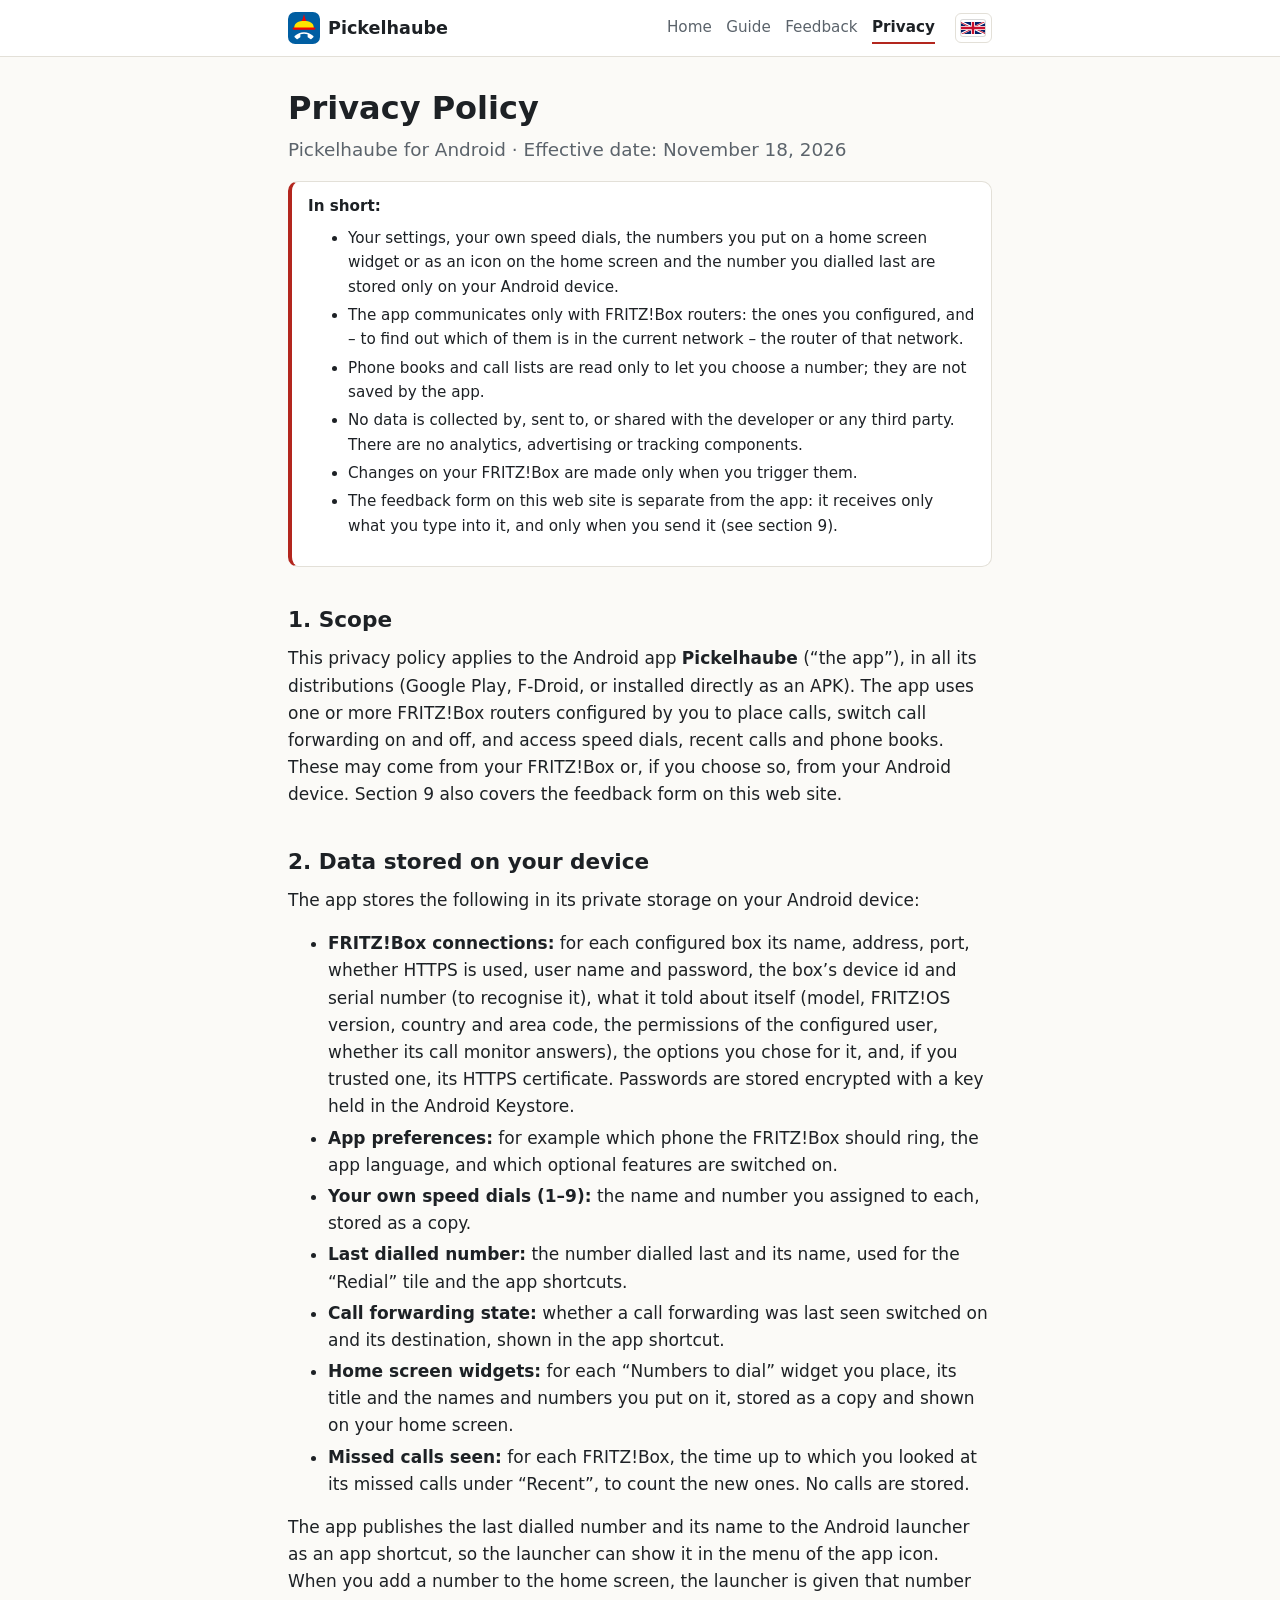
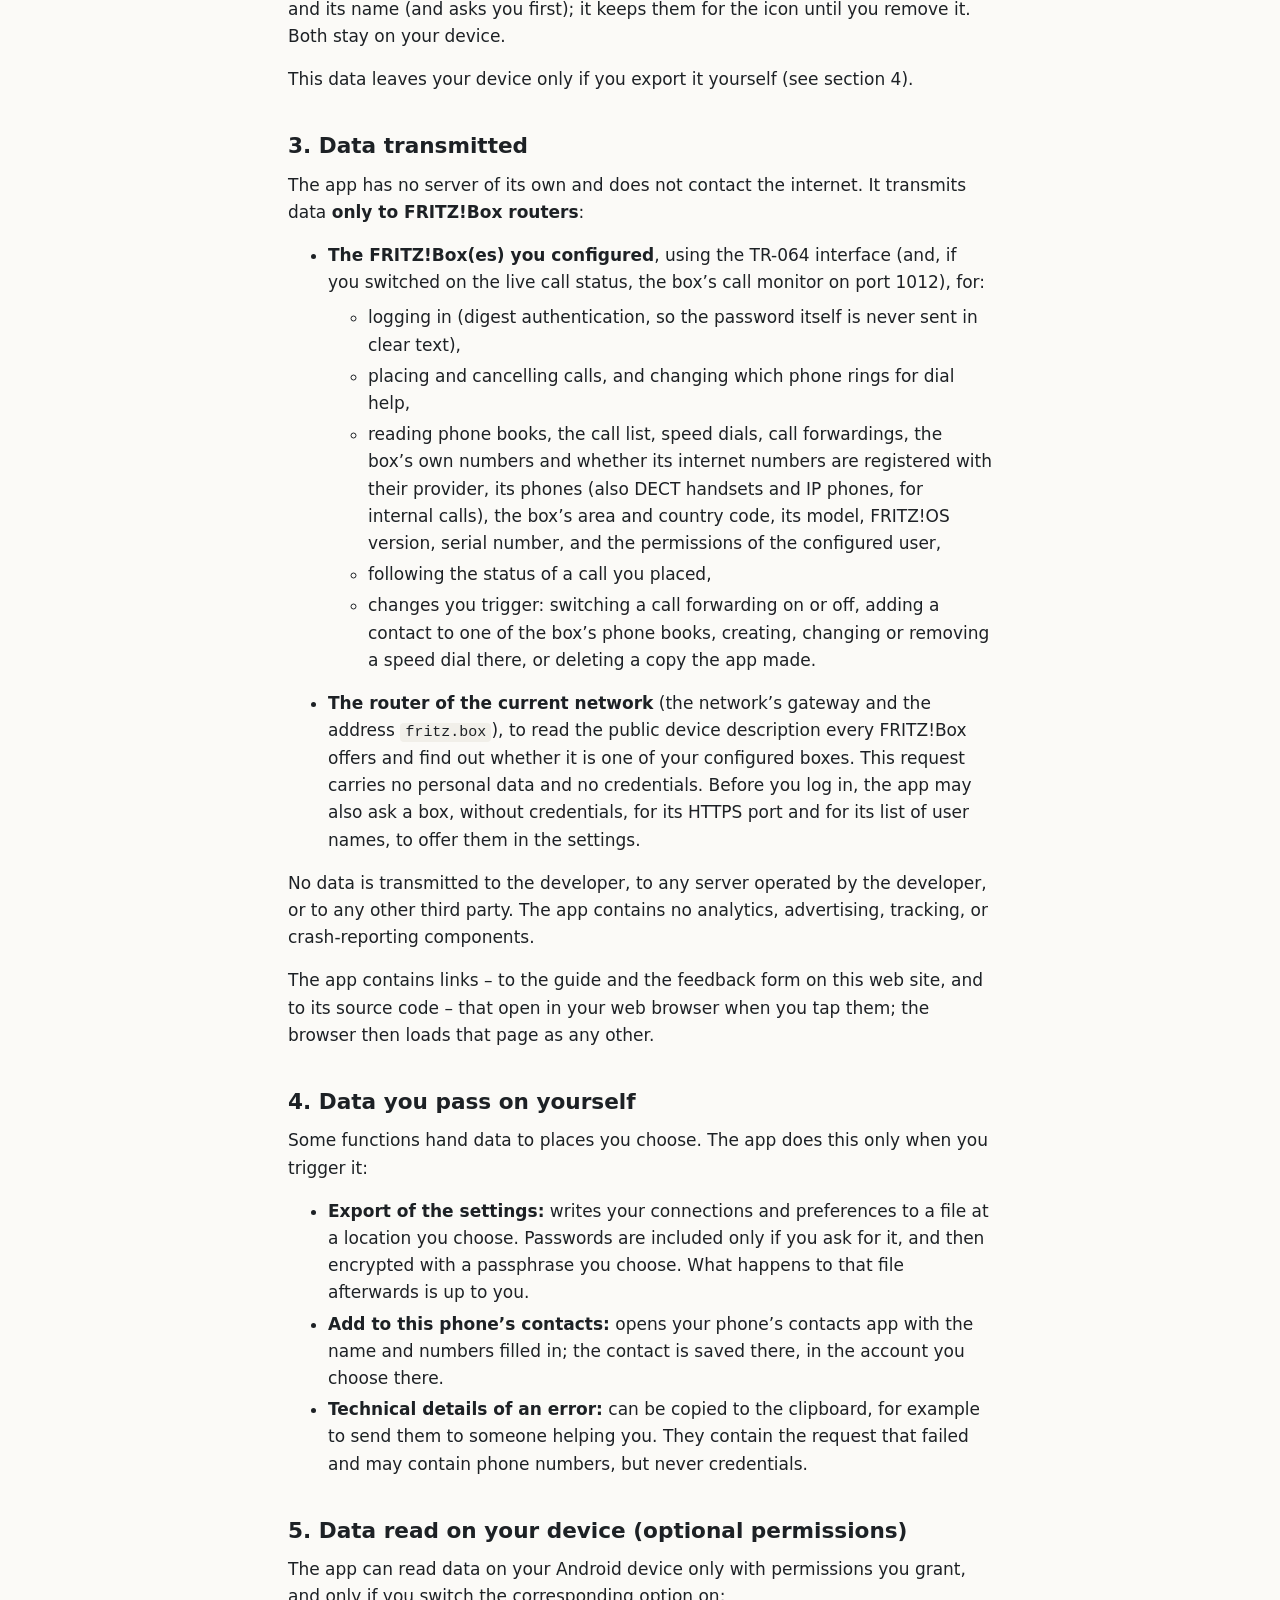
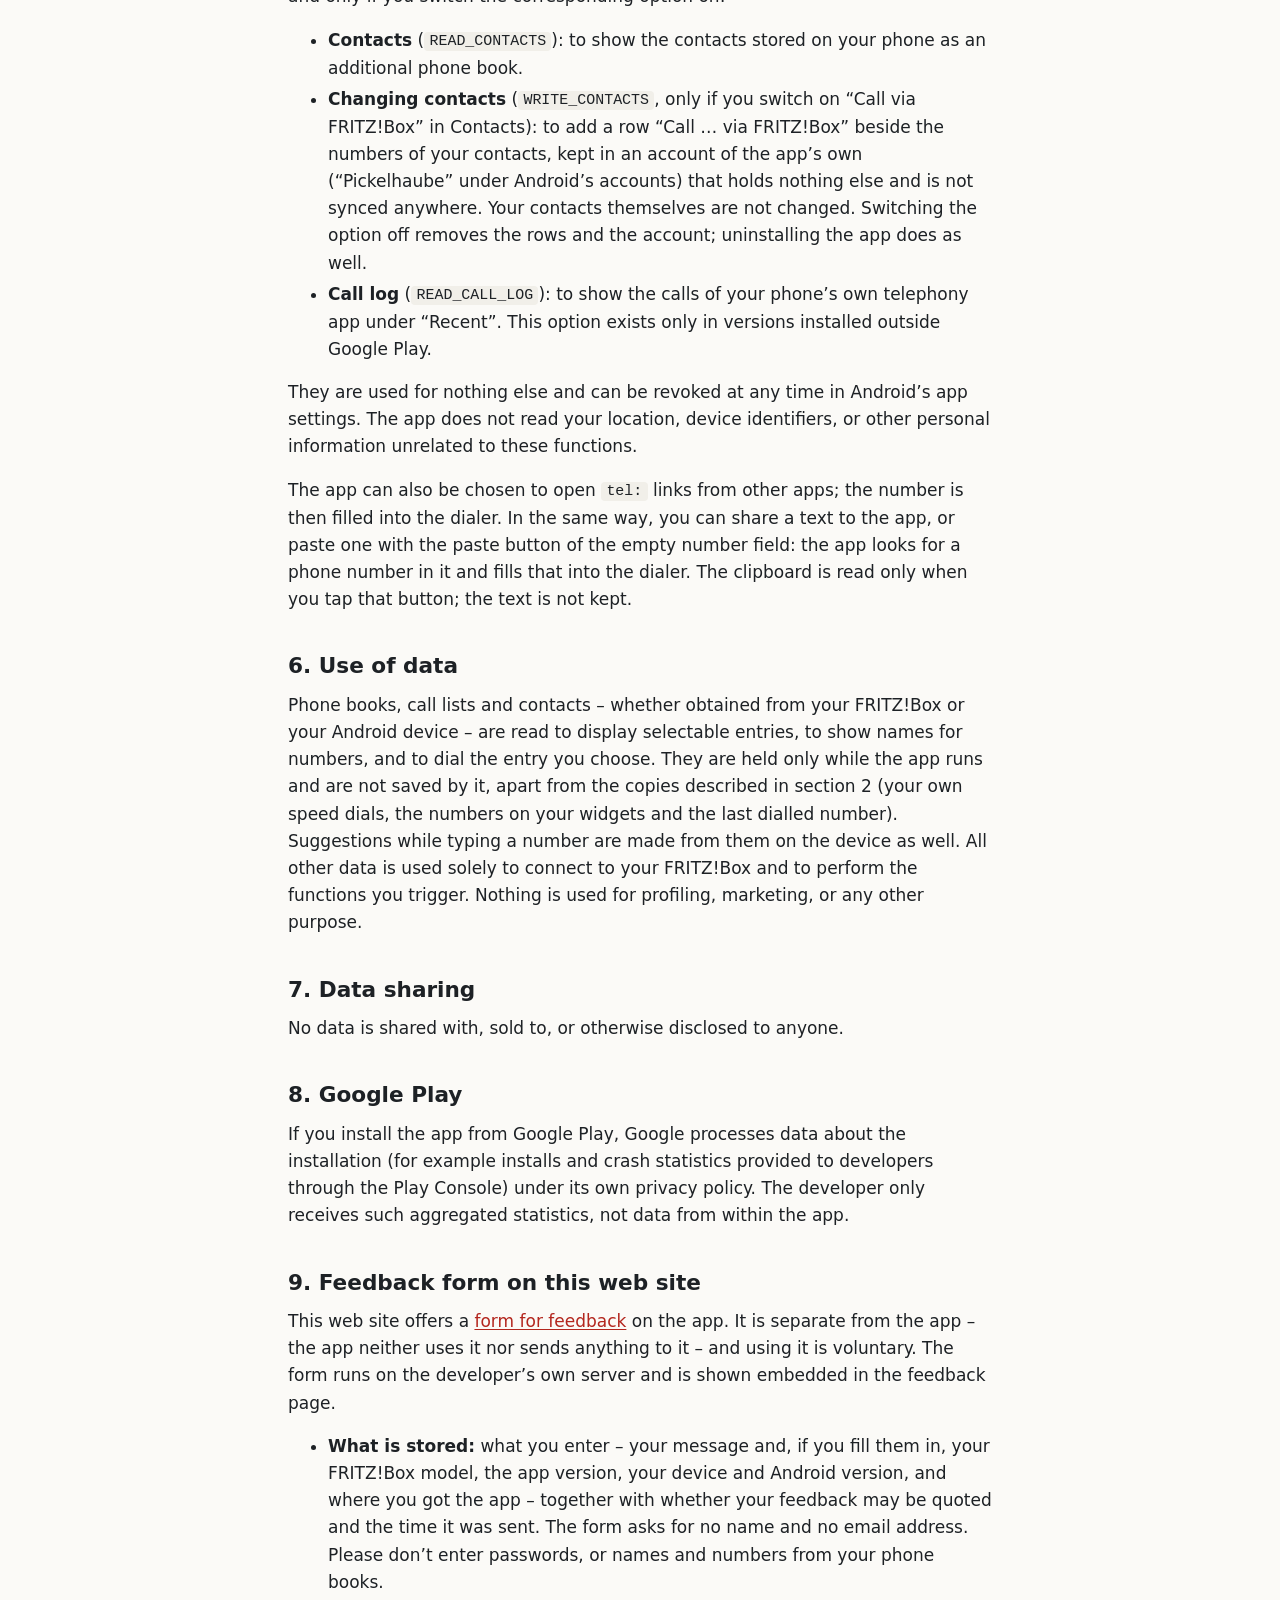
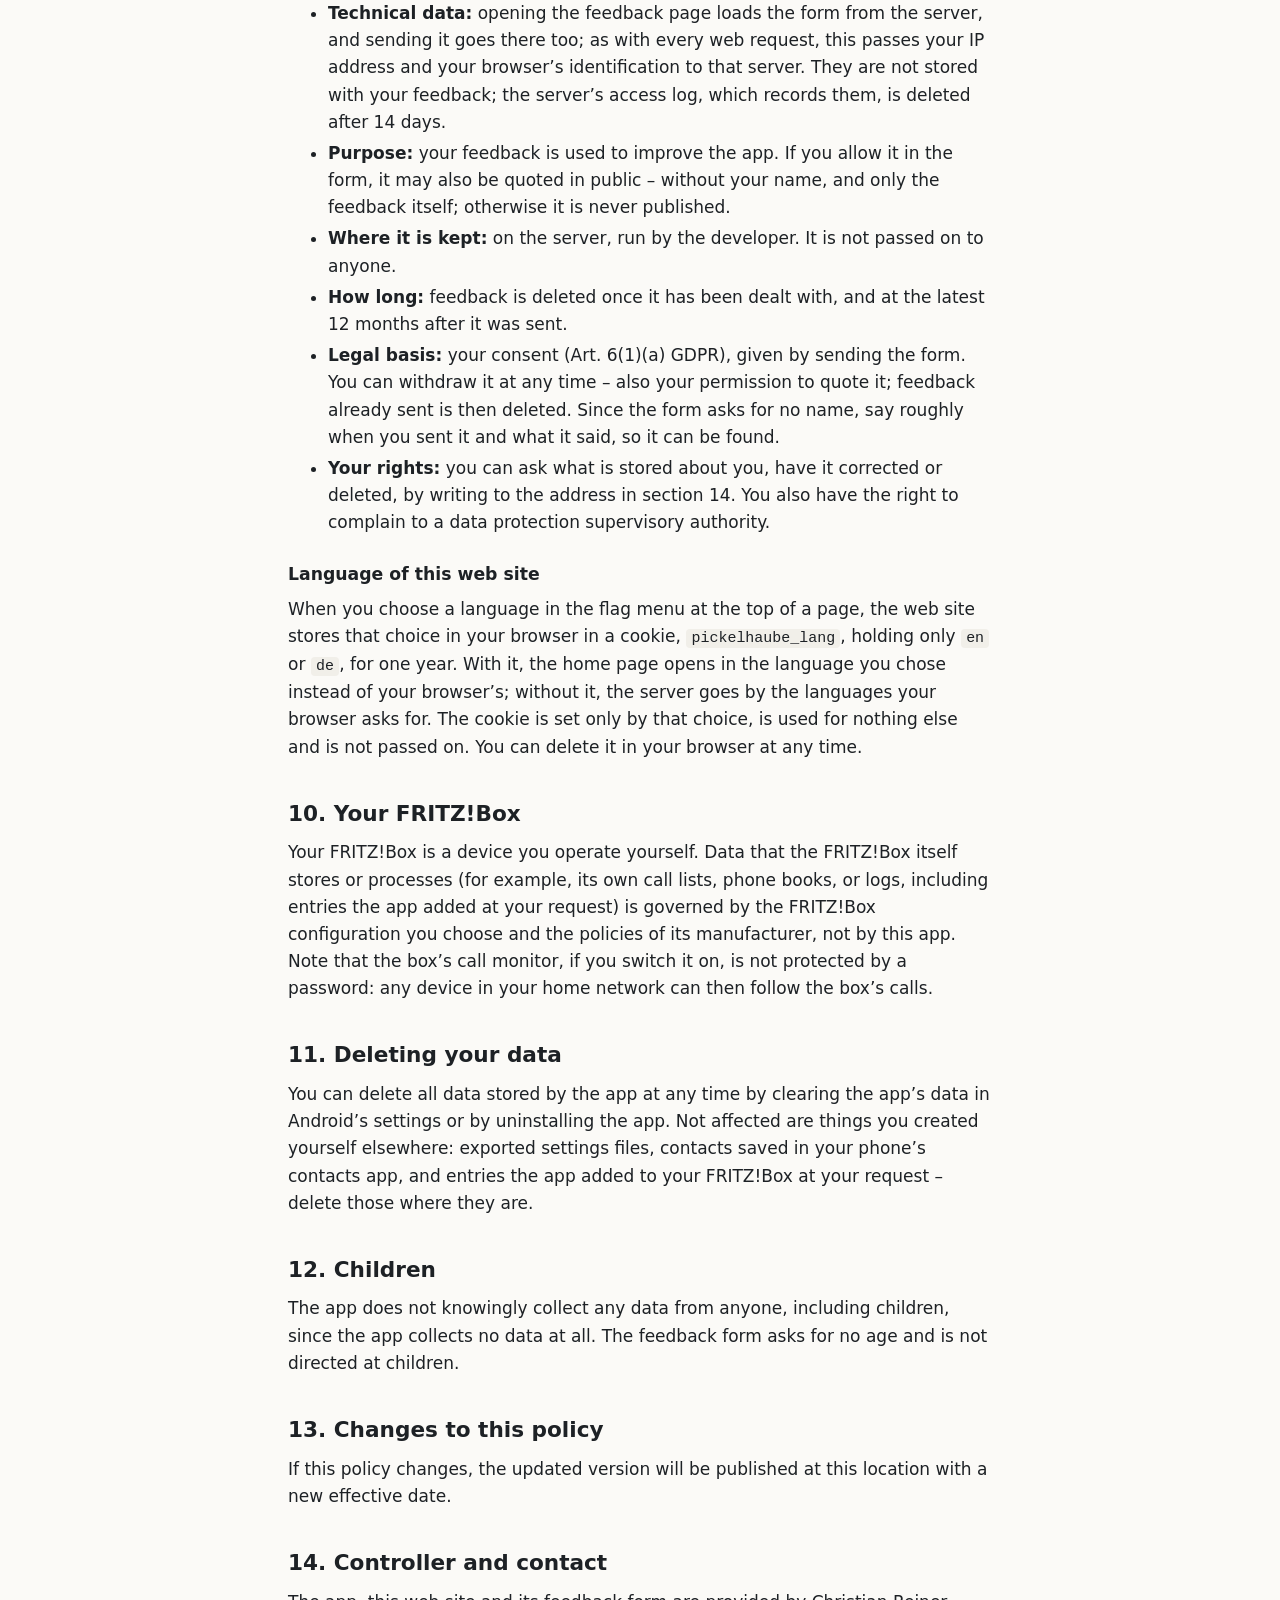
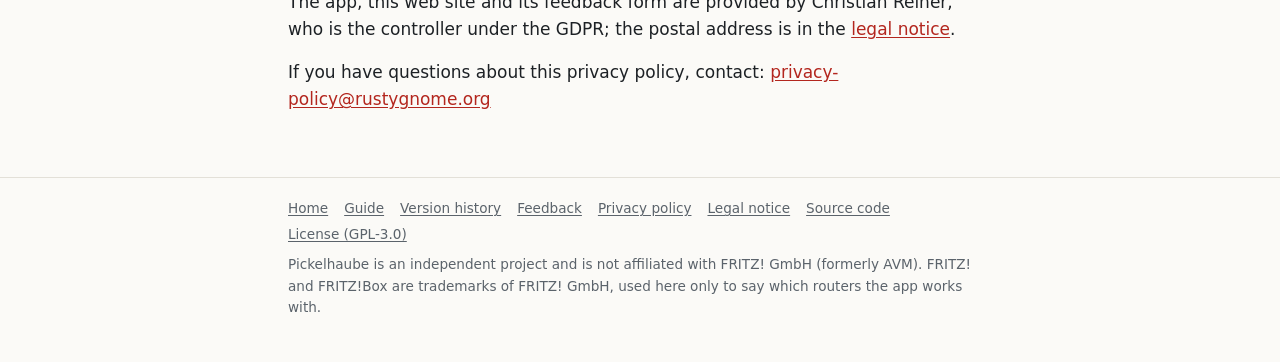
<file: docs/web/privacy-policy.html>
<!doctype html>
<html lang="en">
<head>
  <meta charset="utf-8">
  <meta name="viewport" content="width=device-width, initial-scale=1">
  <title>Privacy Policy – Pickelhaube</title>
  <meta name="description" content="Privacy policy of the Pickelhaube Android app.">
  <!-- The same page in German; search engines show the one in the reader's language. -->
  <link rel="alternate" hreflang="en" href="https://www.rustygnome.org/pickelhaube/privacy-policy.html">
  <link rel="alternate" hreflang="de" href="https://www.rustygnome.org/pickelhaube/privacy-policy.de.html">
  <link rel="alternate" hreflang="x-default" href="https://www.rustygnome.org/pickelhaube/privacy-policy.html">
  <!-- Link previews (Open Graph): what a forum, messenger or social network shows for a link to this page. -->
  <meta property="og:type" content="website">
  <meta property="og:site_name" content="Pickelhaube">
  <meta property="og:locale" content="en_GB">
  <meta property="og:title" content="Privacy Policy – Pickelhaube">
  <meta property="og:description" content="Privacy policy of the Pickelhaube Android app.">
  <meta property="og:url" content="https://www.rustygnome.org/pickelhaube/privacy-policy.html">
  <meta property="og:image" content="https://www.rustygnome.org/pickelhaube/preview.png">
  <meta property="og:image:width" content="1024">
  <meta property="og:image:height" content="500">
  <meta property="og:image:alt" content="Pickelhaube: pick the number on your smartphone – your FRITZ!Box phone makes the call.">
  <meta name="twitter:card" content="summary_large_image">
  <!-- Icons: PNG for browsers without SVG icons and for home screens (iOS takes the square apple-touch-icon and rounds it itself); the SVG comes last, so browsers that can use it prefer it. -->
  <link rel="icon" href="favicon-32.png" type="image/png" sizes="32x32">
  <link rel="icon" href="icon-192.png" type="image/png" sizes="192x192">
  <link rel="icon" href="logo.svg" type="image/svg+xml">
  <link rel="apple-touch-icon" href="apple-touch-icon.png">
  <link rel="stylesheet" href="style.css?v=4">
</head>
<body>
<header class="site">
  <div class="wrap">
    <a class="brand" href="./"><img src="logo.svg" alt="">Pickelhaube</a>
    <nav class="main" aria-label="Main">
      <a href="./">Home</a>
      <a href="guide.html">Guide</a>
      <a href="feedback.html">Feedback</a>
      <a href="privacy-policy.html" aria-current="page">Privacy</a>
    </nav>
    <!-- The page in the other language: a flag menu, as in the app's settings (menu.js closes it on a click elsewhere). -->
    <details class="lang">
      <summary aria-label="Language: English" title="Language"><img src="flag-gb.svg" alt="" width="24" height="16"></summary>
      <ul>
          <li><a href="privacy-policy.html" lang="en" aria-current="true"><img src="flag-gb.svg" alt="" width="24" height="16">English</a></li>
          <li><a href="privacy-policy.de.html" lang="de" hreflang="de"><img src="flag-de.svg" alt="" width="24" height="16">Deutsch</a></li>
      </ul>
    </details>
  </div>
</header>

<main class="wrap">
  <h1>Privacy Policy</h1>
  <p class="lead">Pickelhaube for Android &middot; Effective date: November 18, 2026</p>

  <div class="note warn">
    <strong>In short:</strong>
    <ul>
      <li>Your settings, your own speed dials, the numbers you put on a home screen widget or as an icon on the home screen and the number you dialled last are stored only on your Android device.</li>
      <li>The app communicates only with FRITZ!Box routers: the ones you configured, and – to find out which of them is in the current network – the router of that network.</li>
      <li>Phone books and call lists are read only to let you choose a number; they are not saved by the app.</li>
      <li>No data is collected by, sent to, or shared with the developer or any third party. There are no analytics, advertising or tracking components.</li>
      <li>Changes on your FRITZ!Box are made only when you trigger them.</li>
      <li>The feedback form on this web site is separate from the app: it receives only what you type into it, and only when you send it (see section 9).</li>
    </ul>
  </div>

  <h2>1. Scope</h2>
  <p>This privacy policy applies to the Android app <strong>Pickelhaube</strong> (“the app”), in all its distributions (Google Play, F-Droid, or installed directly as an APK). The app uses one or more FRITZ!Box routers configured by you to place calls, switch call forwarding on and off, and access speed dials, recent calls and phone books. These may come from your FRITZ!Box or, if you choose so, from your Android device. Section 9 also covers the feedback form on this web site.</p>

  <h2>2. Data stored on your device</h2>
  <p>The app stores the following in its private storage on your Android device:</p>
  <ul>
    <li><strong>FRITZ!Box connections:</strong> for each configured box its name, address, port, whether HTTPS is used, user name and password, the box’s device id and serial number (to recognise it), what it told about itself (model, FRITZ!OS version, country and area code, the permissions of the configured user, whether its call monitor answers), the options you chose for it, and, if you trusted one, its HTTPS certificate. Passwords are stored encrypted with a key held in the Android Keystore.</li>
    <li><strong>App preferences:</strong> for example which phone the FRITZ!Box should ring, the app language, and which optional features are switched on.</li>
    <li><strong>Your own speed dials (1–9):</strong> the name and number you assigned to each, stored as a copy.</li>
    <li><strong>Last dialled number:</strong> the number dialled last and its name, used for the “Redial” tile and the app shortcuts.</li>
    <li><strong>Call forwarding state:</strong> whether a call forwarding was last seen switched on and its destination, shown in the app shortcut.</li>
    <li><strong>Home screen widgets:</strong> for each “Numbers to dial” widget you place, its title and the names and numbers you put on it, stored as a copy and shown on your home screen.</li>
    <li><strong>Missed calls seen:</strong> for each FRITZ!Box, the time up to which you looked at its missed calls under “Recent”, to count the new ones. No calls are stored.</li>
  </ul>
  <p>The app publishes the last dialled number and its name to the Android launcher as an app shortcut, so the launcher can show it in the menu of the app icon. When you add a number to the home screen, the launcher is given that number and its name (and asks you first); it keeps them for the icon until you remove it. Both stay on your device.</p>
  <p>This data leaves your device only if you export it yourself (see section 4).</p>

  <h2>3. Data transmitted</h2>
  <p>The app has no server of its own and does not contact the internet. It transmits data <strong>only to FRITZ!Box routers</strong>:</p>
  <ul>
    <li><strong>The FRITZ!Box(es) you configured</strong>, using the TR-064 interface (and, if you switched on the live call status, the box’s call monitor on port 1012), for:
      <ul>
        <li>logging in (digest authentication, so the password itself is never sent in clear text),</li>
        <li>placing and cancelling calls, and changing which phone rings for dial help,</li>
        <li>reading phone books, the call list, speed dials, call forwardings, the box’s own numbers and whether its internet numbers are registered with their provider, its phones (also DECT handsets and IP phones, for internal calls), the box’s area and country code, its model, FRITZ!OS version, serial number, and the permissions of the configured user,</li>
        <li>following the status of a call you placed,</li>
        <li>changes you trigger: switching a call forwarding on or off, adding a contact to one of the box’s phone books, creating, changing or removing a speed dial there, or deleting a copy the app made.</li>
      </ul>
    </li>
    <li><strong>The router of the current network</strong> (the network’s gateway and the address <code>fritz.box</code>), to read the public device description every FRITZ!Box offers and find out whether it is one of your configured boxes. This request carries no personal data and no credentials. Before you log in, the app may also ask a box, without credentials, for its HTTPS port and for its list of user names, to offer them in the settings.</li>
  </ul>
  <p>No data is transmitted to the developer, to any server operated by the developer, or to any other third party. The app contains no analytics, advertising, tracking, or crash-reporting components.</p>
  <p>The app contains links – to the guide and the feedback form on this web site, and to its source code – that open in your web browser when you tap them; the browser then loads that page as any other.</p>

  <h2>4. Data you pass on yourself</h2>
  <p>Some functions hand data to places you choose. The app does this only when you trigger it:</p>
  <ul>
    <li><strong>Export of the settings:</strong> writes your connections and preferences to a file at a location you choose. Passwords are included only if you ask for it, and then encrypted with a passphrase you choose. What happens to that file afterwards is up to you.</li>
    <li><strong>Add to this phone’s contacts:</strong> opens your phone’s contacts app with the name and numbers filled in; the contact is saved there, in the account you choose there.</li>
    <li><strong>Technical details of an error:</strong> can be copied to the clipboard, for example to send them to someone helping you. They contain the request that failed and may contain phone numbers, but never credentials.</li>
  </ul>

  <h2>5. Data read on your device (optional permissions)</h2>
  <p>The app can read data on your Android device only with permissions you grant, and only if you switch the corresponding option on:</p>
  <ul>
    <li><strong>Contacts</strong> (<code>READ_CONTACTS</code>): to show the contacts stored on your phone as an additional phone book.</li>
    <li><strong>Changing contacts</strong> (<code>WRITE_CONTACTS</code>, only if you switch on “Call via FRITZ!Box” in Contacts): to add a row “Call … via FRITZ!Box” beside the numbers of your contacts, kept in an account of the app’s own (“Pickelhaube” under Android’s accounts) that holds nothing else and is not synced anywhere. Your contacts themselves are not changed. Switching the option off removes the rows and the account; uninstalling the app does as well.</li>
    <li><strong>Call log</strong> (<code>READ_CALL_LOG</code>): to show the calls of your phone’s own telephony app under “Recent”. This option exists only in versions installed outside Google Play.</li>
  </ul>
  <p>They are used for nothing else and can be revoked at any time in Android’s app settings. The app does not read your location, device identifiers, or other personal information unrelated to these functions.</p>
  <p>The app can also be chosen to open <code>tel:</code> links from other apps; the number is then filled into the dialer. In the same way, you can share a text to the app, or paste one with the paste button of the empty number field: the app looks for a phone number in it and fills that into the dialer. The clipboard is read only when you tap that button; the text is not kept.</p>

  <h2>6. Use of data</h2>
  <p>Phone books, call lists and contacts – whether obtained from your FRITZ!Box or your Android device – are read to display selectable entries, to show names for numbers, and to dial the entry you choose. They are held only while the app runs and are not saved by it, apart from the copies described in section 2 (your own speed dials, the numbers on your widgets and the last dialled number). Suggestions while typing a number are made from them on the device as well. All other data is used solely to connect to your FRITZ!Box and to perform the functions you trigger. Nothing is used for profiling, marketing, or any other purpose.</p>

  <h2>7. Data sharing</h2>
  <p>No data is shared with, sold to, or otherwise disclosed to anyone.</p>

  <h2>8. Google Play</h2>
  <p>If you install the app from Google Play, Google processes data about the installation (for example installs and crash statistics provided to developers through the Play Console) under its own privacy policy. The developer only receives such aggregated statistics, not data from within the app.</p>

  <h2 id="feedback">9. Feedback form on this web site</h2>
  <p>This web site offers a <a href="feedback.html">form for feedback</a> on the app. It is separate from the app – the app neither uses it nor sends anything to it – and using it is voluntary. The form runs on the developer’s own server and is shown embedded in the feedback page.</p>
  <ul>
    <li><strong>What is stored:</strong> what you enter – your message and, if you fill them in, your FRITZ!Box model, the app version, your device and Android version, and where you got the app – together with whether your feedback may be quoted and the time it was sent. The form asks for no name and no email address. Please don’t enter passwords, or names and numbers from your phone books.</li>
    <li><strong>Technical data:</strong> opening the feedback page loads the form from the server, and sending it goes there too; as with every web request, this passes your IP address and your browser’s identification to that server. They are not stored with your feedback; the server’s access log, which records them, is deleted after 14 days.</li>
    <li><strong>Purpose:</strong> your feedback is used to improve the app. If you allow it in the form, it may also be quoted in public – without your name, and only the feedback itself; otherwise it is never published.</li>
    <li><strong>Where it is kept:</strong> on the server, run by the developer. It is not passed on to anyone.</li>
    <li><strong>How long:</strong> feedback is deleted once it has been dealt with, and at the latest 12 months after it was sent.</li>
    <li><strong>Legal basis:</strong> your consent (Art. 6(1)(a) GDPR), given by sending the form. You can withdraw it at any time – also your permission to quote it; feedback already sent is then deleted. Since the form asks for no name, say roughly when you sent it and what it said, so it can be found.</li>
    <li><strong>Your rights:</strong> you can ask what is stored about you, have it corrected or deleted, by writing to the address in section 14. You also have the right to complain to a data protection supervisory authority.</li>
  </ul>

  <h3 id="language-cookie">Language of this web site</h3>
  <p>When you choose a language in the flag menu at the top of a page, the web site stores that choice in your browser
    in a cookie, <code>pickelhaube_lang</code>, holding only <code>en</code> or <code>de</code>, for one year. With it, the
    home page opens in the language you chose instead of your browser’s; without it, the server goes by the languages
    your browser asks for. The cookie is set only by that choice, is used for nothing else and is not passed on. You can
    delete it in your browser at any time.</p>

  <h2>10. Your FRITZ!Box</h2>
  <p>Your FRITZ!Box is a device you operate yourself. Data that the FRITZ!Box itself stores or processes (for example, its own call lists, phone books, or logs, including entries the app added at your request) is governed by the FRITZ!Box configuration you choose and the policies of its manufacturer, not by this app. Note that the box’s call monitor, if you switch it on, is not protected by a password: any device in your home network can then follow the box’s calls.</p>

  <h2>11. Deleting your data</h2>
  <p>You can delete all data stored by the app at any time by clearing the app’s data in Android’s settings or by uninstalling the app. Not affected are things you created yourself elsewhere: exported settings files, contacts saved in your phone’s contacts app, and entries the app added to your FRITZ!Box at your request – delete those where they are.</p>

  <h2>12. Children</h2>
  <p>The app does not knowingly collect any data from anyone, including children, since the app collects no data at all. The feedback form asks for no age and is not directed at children.</p>

  <h2>13. Changes to this policy</h2>
  <p>If this policy changes, the updated version will be published at this location with a new effective date.</p>

  <h2>14. Controller and contact</h2>
  <p>The app, this web site and its feedback form are provided by Christian Reiner, who is the controller under the GDPR; the postal address is in the <a href="legal-notice.html">legal notice</a>.</p>
  <p>If you have questions about this privacy policy, contact: <a href="mailto:privacy-policy@rustygnome.org">privacy-policy@rustygnome.org</a></p>
</main>

<footer class="site">
  <div class="wrap">
    <nav aria-label="Footer">
      <a href="./">Home</a>
      <a href="guide.html">Guide</a>
      <a href="changes.html">Version history</a>
      <a href="feedback.html">Feedback</a>
      <a href="privacy-policy.html">Privacy policy</a>
      <a href="legal-notice.html">Legal notice</a>
      <a href="https://github.com/arkascha/pickelhaube">Source code</a>
      <a href="https://github.com/arkascha/pickelhaube/blob/main/LICENSE">License (GPL-3.0)</a>
    </nav>
    <p>Pickelhaube is an independent project and is not affiliated with FRITZ! GmbH (formerly AVM).
      FRITZ! and FRITZ!Box are trademarks of FRITZ! GmbH, used here only to say which routers the app works with.</p>
  </div>
</footer>
<script src="menu.js?v=3" defer></script>
</body>
</html>
</file>
<file: docs/web/style.css>
/* Pickelhaube – shared stylesheet. Plain CSS, no build step. */

:root {
  --bg: #fbfaf7;
  --surface: #ffffff;
  --text: #1d2125;
  --muted: #5b636b;
  --border: #e3e0d8;
  --accent: #b3261e;        /* signal red */
  --accent-soft: #fbe9e7;
  --ok: #1e7b3a;
  --code-bg: #f1efe9;
  --radius: 10px;
  --max: 46rem;
}
@media (prefers-color-scheme: dark) {
  :root:not([data-theme="light"]) {
    --bg: #15171a;
    --surface: #1d2024;
    --text: #e6e7e8;
    --muted: #a0a6ad;
    --border: #2e3237;
    --accent: #ff8a80;
    --accent-soft: #3a2220;
    --ok: #7fd394;
    --code-bg: #262a2f;
  }
}

* { box-sizing: border-box; }

html { -webkit-text-size-adjust: 100%; }

body {
  margin: 0;
  background: var(--bg);
  color: var(--text);
  font: 17px/1.6 system-ui, -apple-system, "Segoe UI", Roboto, "Helvetica Neue", Arial, sans-serif;
}

a { color: var(--accent); text-underline-offset: 2px; }
a:hover { text-decoration-thickness: 2px; }

.wrap { max-width: var(--max); margin: 0 auto; padding: 0 16px; }

/* Header / navigation */
header.site {
  border-bottom: 1px solid var(--border);
  background: var(--surface);
}
header.site .wrap {
  display: flex; flex-wrap: wrap; align-items: center; gap: .5rem 1.25rem;
  padding-top: .75rem; padding-bottom: .75rem;
}
.brand {
  display: flex; align-items: center; gap: .5rem;
  font-weight: 700; font-size: 1.1rem; color: var(--text); text-decoration: none;
  margin-right: auto;
}
.brand img { width: 32px; height: 32px; }
nav.main { display: flex; flex-wrap: wrap; gap: .25rem .9rem; font-size: .95rem; }
nav.main a { color: var(--muted); text-decoration: none; padding: .15rem 0; }
nav.main a:hover { color: var(--text); }
nav.main a[aria-current="page"] { color: var(--text); font-weight: 600; border-bottom: 2px solid var(--accent); }

/* Language menu: the flag of the page's language, opening the languages with their flags (as in the app). */
details.lang { position: relative; border: 0; padding: 0; margin: 0; }  /* not the look of the folding answers (details below) */
details.lang summary {
  list-style: none; cursor: pointer; display: flex; align-items: center; font-weight: 400;
  padding: .35rem; border: 1px solid var(--border); border-radius: 6px;
}
details.lang summary::-webkit-details-marker { display: none; }
details.lang summary:hover, details.lang[open] summary { border-color: var(--muted); }
details.lang img { display: block; width: 24px; height: 16px; border-radius: 2px; box-shadow: 0 0 0 1px rgba(0,0,0,.15); }
details.lang ul {
  position: absolute; right: 0; top: calc(100% + .35rem); z-index: 10; margin: 0; padding: .3rem 0;
  list-style: none; min-width: 9.5rem; background: var(--surface); border: 1px solid var(--border);
  border-radius: var(--radius); box-shadow: 0 6px 18px rgba(0,0,0,.15);
}
details.lang li a { display: flex; align-items: center; padding: .45rem .9rem; line-height: 1.2; color: var(--text); text-decoration: none; white-space: nowrap; }
details.lang li img { margin-right: .65rem; flex: none; }
details.lang li a:hover { background: var(--bg); }
details.lang li a[aria-current] { font-weight: 600; }
/* Narrow screens: the flag stays beside the name at the top, the menu goes onto a line of its own below. */
@media (max-width: 640px) {
  details.lang { order: 1; }
  nav.main { order: 2; flex-basis: 100%; }
}

/* Content */
main.wrap { padding-top: 2rem; padding-bottom: 3rem; }  /* .wrap alone would take the vertical padding away */
h1 { font-size: 2rem; line-height: 1.2; margin: 0 0 .5rem; }
h2 { font-size: 1.35rem; margin: 2.25rem 0 .5rem; }
h3 { font-size: 1.08rem; margin: 1.5rem 0 .25rem; }
p, ul, ol { margin: .5rem 0 1rem; }
li { margin: .25rem 0; }
.lead { font-size: 1.15rem; color: var(--muted); margin-top: 0; }

code, kbd {
  font-family: ui-monospace, SFMono-Regular, Menlo, Consolas, monospace;
  font-size: .88em; background: var(--code-bg); padding: .1em .35em; border-radius: 4px;
}

/* Hero on the landing page */
.hero { display: flex; gap: 1.5rem; align-items: center; flex-wrap: wrap; margin-bottom: 1rem; }
.hero img.shot { width: 11rem; height: auto; flex: none; }
.hero div { flex: 1 1 18rem; }

/* Screenshots of the app */
img.shot { display: block; max-width: 100%; height: auto; border: 1px solid var(--border); border-radius: 14px; }
.gallery { display: grid; grid-template-columns: repeat(4, 1fr); gap: .9rem; margin: 1rem 0 1.5rem; }
.gallery figure { margin: 0; }
.gallery figcaption { text-align: center; font-size: .9rem; color: var(--muted); margin-top: .35rem; }
@media (max-width: 560px) { .gallery { grid-template-columns: repeat(2, 1fr); } }

/* Call to action */
.cta {
  background: var(--accent-soft); border: 1px solid var(--border); border-left: 4px solid var(--accent);
  border-radius: var(--radius); padding: 1rem 1.25rem; margin: 1.5rem 0;
}
.cta h2 { margin-top: 0; }
.button {
  display: inline-block; background: var(--accent); color: #fff; font-weight: 600;
  text-decoration: none; padding: .6rem 1.1rem; border-radius: 999px; margin: .25rem .5rem .25rem 0;
}
@media (prefers-color-scheme: dark) {
  :root:not([data-theme="light"]) .button { color: #2a0d0b; }
  :root:not([data-theme="light"]) .button.secondary { color: var(--accent); }
}
.cta details.verify { border-bottom: 0; padding-bottom: 0; font-size: .95rem; }
.cta details.verify summary { font-weight: 500; color: var(--muted); }
.button.secondary { background: transparent; color: var(--accent); border: 1px solid var(--accent); }

/* Cards / grids */
.grid { display: grid; grid-template-columns: repeat(auto-fit, minmax(14rem, 1fr)); gap: .9rem; margin: 1rem 0; }
.card {
  background: var(--surface); border: 1px solid var(--border); border-radius: var(--radius);
  padding: .9rem 1rem;
}
.card h3 { margin-top: 0; }
.card p { margin-bottom: 0; color: var(--muted); font-size: .95rem; }

/* Numbered steps */
ol.steps { counter-reset: s; list-style: none; padding: 0; }
ol.steps > li {
  counter-increment: s; position: relative; padding: .1rem 0 .6rem 2.75rem; margin: 0 0 .6rem;
}
ol.steps > li::before {
  content: counter(s); position: absolute; left: 0; top: 0;
  width: 2rem; height: 2rem; border-radius: 50%; background: var(--accent); color: var(--bg);
  display: grid; place-items: center; font-weight: 700;
}
ol.steps > li strong:first-child { display: block; }

/* Notes */
.note {
  border: 1px solid var(--border); background: var(--surface); border-radius: var(--radius);
  padding: .75rem 1rem; margin: 1rem 0; font-size: .95rem;
}
.note.warn { border-left: 4px solid var(--accent); }
.note.ok { border-left: 4px solid var(--ok); }

/* Tables */
.table-wrap { overflow-x: auto; }
table { border-collapse: collapse; width: 100%; font-size: .95rem; margin: .5rem 0 1rem; }
th, td { text-align: left; padding: .45rem .6rem; border-bottom: 1px solid var(--border); vertical-align: top; }
th { color: var(--muted); font-weight: 600; }

/* FAQ */
details { border-bottom: 1px solid var(--border); padding: .6rem 0; }
details summary { cursor: pointer; font-weight: 600; }
details p { margin: .5rem 0 .25rem; }

/* Table of contents */
.toc { font-size: .95rem; columns: 2 14rem; background: var(--surface); border: 1px solid var(--border); border-radius: var(--radius); padding: .75rem 1rem .75rem 2rem; }
.toc li { margin: .1rem 0; break-inside: avoid; }

/* Legal notice: the image is dark text on a transparent background, so it keeps a light ground in dark mode too. */
.imprint { display: inline-block; max-width: 100%; background: #fff; padding: .75rem 1rem; border: 1px solid var(--border); border-radius: var(--radius); }
.imprint img { display: block; max-width: 100%; height: auto; }

/* The page for an address that does not exist (404.html): the puzzled mascot above it all. */
.notfound > img { display: block; width: 160px; height: auto; margin: 0 0 1rem; }

/* Version history */
.release h2 { display: flex; flex-wrap: wrap; align-items: baseline; gap: .25rem .75rem; }
.release h2 .date { font-size: .9rem; font-weight: 400; color: var(--muted); }
.release .release-link { font-size: .9rem; margin-top: -.25rem; }

/* Footer */
footer.site { border-top: 1px solid var(--border); color: var(--muted); font-size: .85rem; }
footer.site .wrap { padding-top: 1.25rem; padding-bottom: 2rem; }
footer.site nav { display: flex; flex-wrap: wrap; gap: .25rem 1rem; margin-bottom: .5rem; }
footer.site a { color: var(--muted); }

@media (max-width: 480px) {
  body { font-size: 16px; }
  h1 { font-size: 1.6rem; }
  .hero img.shot { width: 10rem; margin: 0 auto; }
}

iframe.form { display: block; width: 100%; height: 75rem; border: 1px solid var(--border); border-radius: var(--radius); margin: 1rem 0; background: var(--surface); }
</file>
